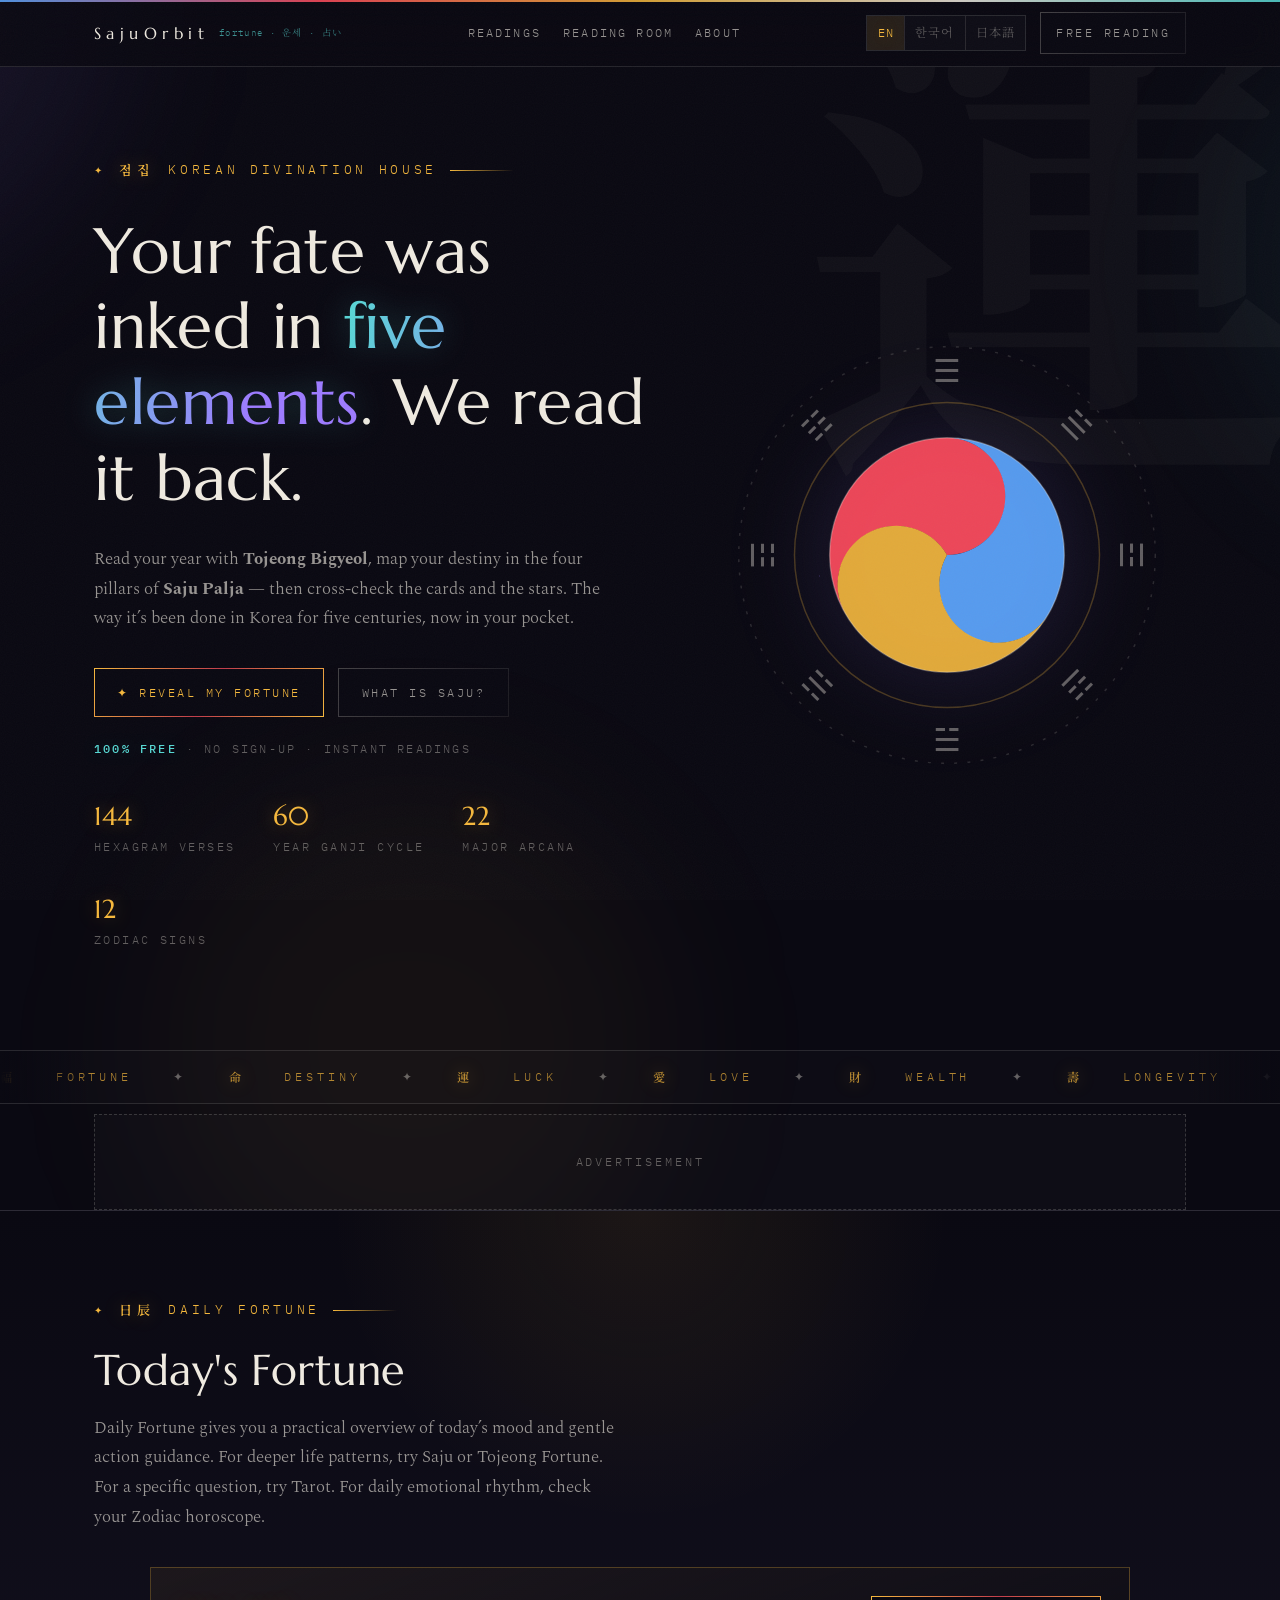
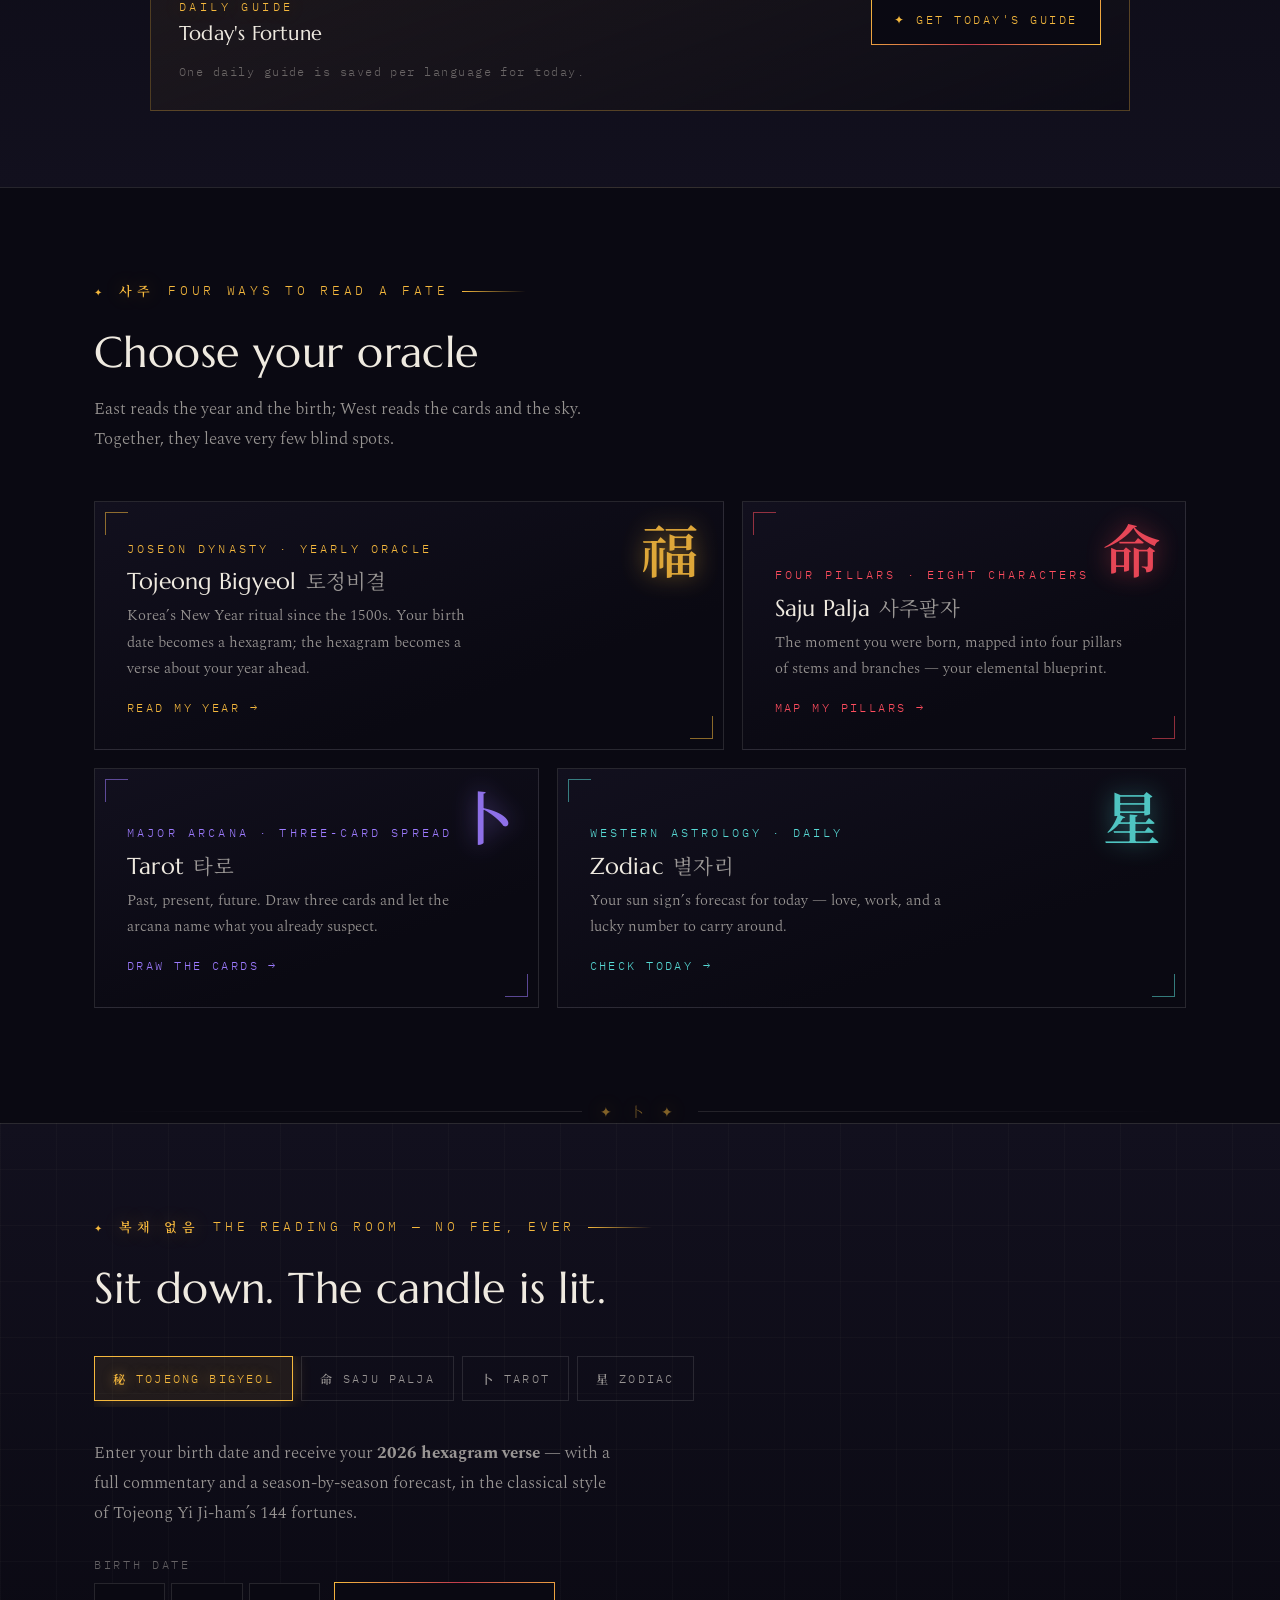
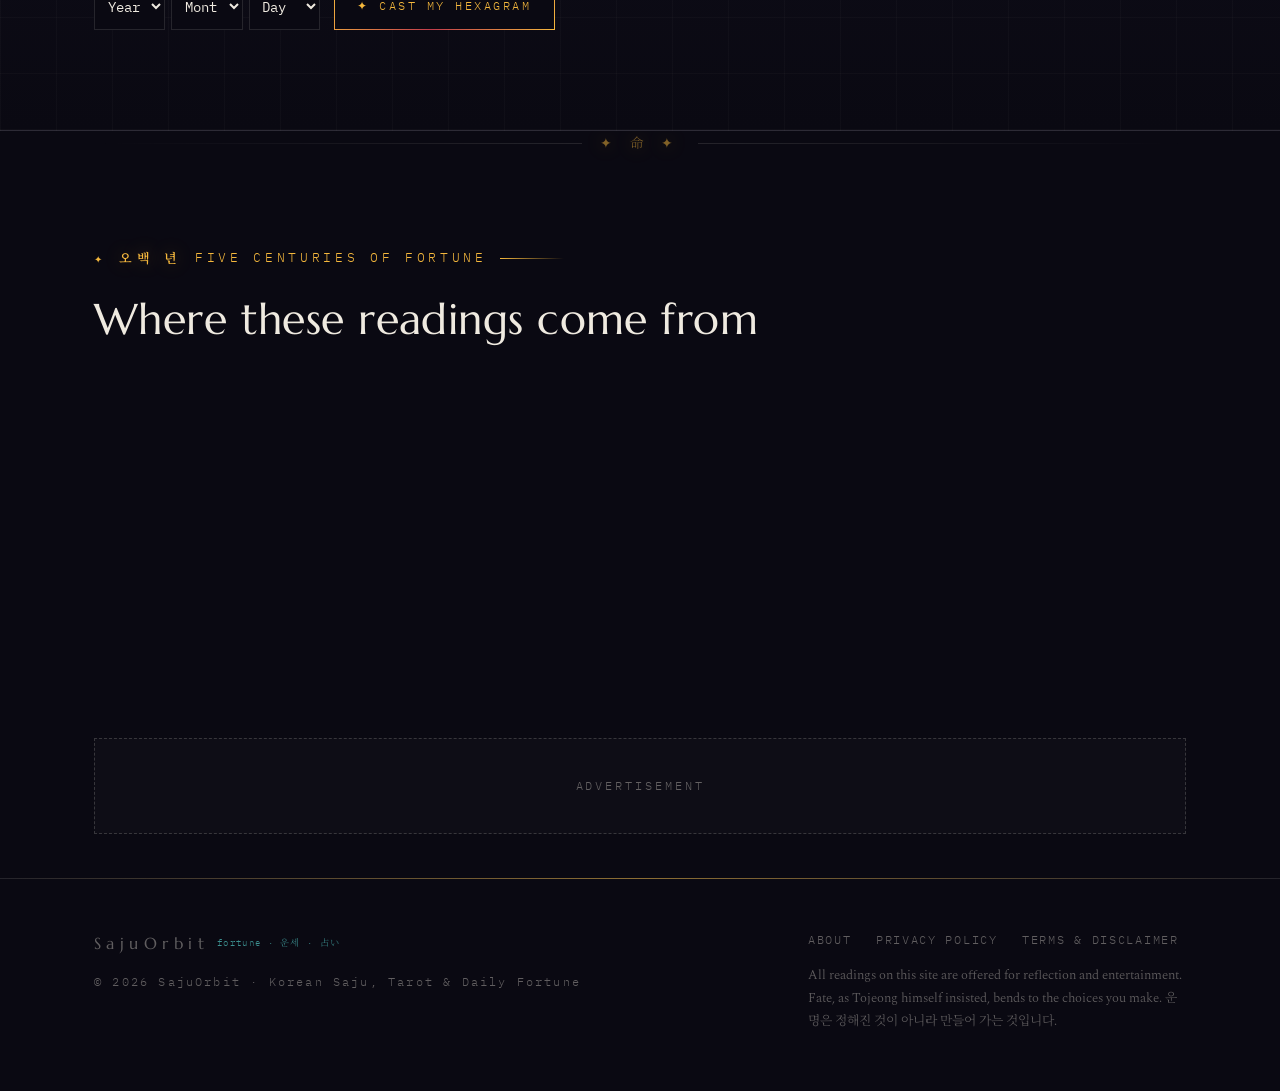
<file: index.html>
﻿<!DOCTYPE html>
<html lang="en">
<head>
<meta charset="UTF-8">
<meta name="viewport" content="width=device-width, initial-scale=1.0">
<meta name="naver-site-verification" content="0b3516c56f735d340331b41715368c954b0e0716">
<title>SajuOrbit | Free Korean Saju, Tarot &amp; Daily Fortune</title>
<meta name="description" content="Discover Korean Saju, Tojeong Fortune, Tarot readings, and Zodiac horoscopes in English, Korean, and Japanese.">
<link rel="canonical" href="https://sajuorbit.com/">
<!-- Future hreflang alternates for dedicated language URLs:
<link rel="alternate" hreflang="en" href="https://sajuorbit.com/en/">
<link rel="alternate" hreflang="ko" href="https://sajuorbit.com/ko/">
<link rel="alternate" hreflang="ja" href="https://sajuorbit.com/ja/">
<link rel="alternate" hreflang="x-default" href="https://sajuorbit.com/">
-->
<!-- Google tag (gtag.js) -->
<script async src="https://www.googletagmanager.com/gtag/js?id=G-V5Z2X4LXZ4"></script>
<script>
  window.dataLayer = window.dataLayer || [];
  function gtag(){dataLayer.push(arguments);}
  gtag('js', new Date());
  gtag('config', 'G-V5Z2X4LXZ4');
</script>
<meta property="og:type" content="website">
<meta property="og:url" content="https://sajuorbit.com/">
<meta property="og:title" content="SajuOrbit | Free Korean Saju, Tarot &amp; Daily Fortune">
<meta property="og:description" content="Discover Korean Saju, Tojeong Fortune, Tarot readings, and Zodiac horoscopes in English, Korean, and Japanese.">
<meta property="og:image" content="https://sajuorbit.com/img/og-home-20260701.png">
<meta name="twitter:card" content="summary_large_image">
<meta name="twitter:title" content="SajuOrbit | Free Korean Saju, Tarot &amp; Daily Fortune">
<meta name="twitter:description" content="Discover Korean Saju, Tojeong Fortune, Tarot readings, and Zodiac horoscopes in English, Korean, and Japanese.">
<meta name="twitter:image" content="https://sajuorbit.com/img/og-home-20260701.png">
<link rel="icon" type="image/png" sizes="32x32" href="/assets/favicon-32.png">
<link rel="icon" type="image/png" sizes="192x192" href="/assets/favicon-192.png">
<link rel="apple-touch-icon" href="/assets/favicon-192.png">
<link rel="manifest" href="/manifest.json">
<script type="application/ld+json">
{
  "@context": "https://schema.org",
  "@graph": [
    {
      "@type": "Organization",
      "@id": "https://sajuorbit.com/#organization",
      "name": "SajuOrbit",
      "alternateName": "Saju Orbit",
      "url": "https://sajuorbit.com",
      "logo": "https://sajuorbit.com/assets/favicon-512.png",
      "sameAs": []
    },
    {
      "@type": "WebSite",
      "@id": "https://sajuorbit.com/#website",
      "url": "https://sajuorbit.com",
      "name": "SajuOrbit",
      "alternateName": "Saju Orbit Korean Fortune House",
      "description": "Discover Korean Saju, Tojeong Fortune, Tarot readings, and Zodiac horoscopes in English, Korean, and Japanese.",
      "inLanguage": [
        "en",
        "ko",
        "ja"
      ],
      "publisher": {
        "@id": "https://sajuorbit.com/#organization"
      }
    }
  ]
}
</script>
<link rel="preconnect" href="https://fonts.googleapis.com">
<link rel="preconnect" href="https://fonts.gstatic.com" crossorigin>
<link href="https://fonts.googleapis.com/css2?family=Marcellus&family=Spectral:ital,wght@0,300;0,400;0,500;1,300&family=Noto+Serif+KR:wght@400;600&family=Noto+Serif+JP:wght@400;600&family=IBM+Plex+Mono:wght@400;500&display=swap" rel="stylesheet">
<link rel="stylesheet" href="css/style.css?v=20260630-daily">
</head>
<body>
<noscript><style>body{font-family:sans-serif;padding:2rem;text-align:center}</style><p>SajuOrbit requires JavaScript. Please enable it in your browser settings. / JavaScript를 활성화해 주세요. / JavaScriptを有効にしてください。</p></noscript>
<div class="obang" aria-hidden="true"></div>
<div class="aurora" aria-hidden="true"><i></i><i></i><i></i></div>
<div class="grain" aria-hidden="true"></div>

<header>
  <div class="wrap nav">
    <a class="brand" href="#top" aria-label="SajuOrbit home"><span class="latin">SajuOrbit</span><span class="brand-sub">fortune · 운세 · 占い</span></a>
    <nav class="nav-links" aria-label="Main">
      <a href="#readings" data-i18n="nav.readings">Readings</a>
      <a href="#room" data-i18n="nav.room">Reading Room</a>
      <a href="#about" data-i18n="nav.about">About</a>
    </nav>
    <div class="nav-right">
      <div class="langs" role="group" aria-label="Language">
        <button data-lang="en">EN</button>
        <button data-lang="ko">한국어</button>
        <button data-lang="ja">日本語</button>
      </div>
      <a class="btn ghost hdr-cta" href="#daily" style="padding:.7em 1.2em" data-i18n="nav.cta">Free reading</a>
    </div>
  </div>
</header>

<!-- ===== HERO ===== -->
<section class="hero" id="top">
  <span class="wm" aria-hidden="true">運</span>
  <div class="wrap">
    <div class="reveal in">
      <p class="eyebrow"><span class="kr" data-i18n="hero.eyebrowKr">점집</span><span data-i18n="hero.eyebrow">Korean divination house</span></p>
      <h1 data-i18n="hero.title">Your fate was inked in <em>five elements</em>. We read it back.</h1>
      <p class="lede" data-i18n="hero.lede">Read your year with <strong>Tojeong Bigyeol</strong>, map your destiny in the four pillars of <strong>Saju Palja</strong> — then cross-check the cards and the stars. The way it's been done in Korea for five centuries, now in your pocket.</p>
      <div class="cta-row">
        <a class="btn" href="#daily" data-i18n="hero.cta1">✦ Reveal my fortune</a>
        <a class="btn ghost" href="#about" data-i18n="hero.cta2">What is Saju?</a>
      </div>
      <p class="free-note" data-i18n="hero.free"><b>100% free</b> · no sign-up · instant readings</p>
      <div class="stats" id="stats"></div>
    </div>
    <div class="orb" aria-hidden="true">
      <svg viewBox="0 0 300 300">
        <circle cx="150" cy="150" r="142" fill="none" stroke="rgba(239,234,224,.14)" stroke-width="1" stroke-dasharray="2 7"/>
        <circle cx="150" cy="150" r="104" fill="none" stroke="rgba(245,184,61,.25)" stroke-width="1"/>
        <g class="ring">
          <text x="150" y="32">☰</text><text x="150" y="32" transform="rotate(45 150 150)">☱</text>
          <text x="150" y="32" transform="rotate(90 150 150)">☲</text><text x="150" y="32" transform="rotate(135 150 150)">☳</text>
          <text x="150" y="32" transform="rotate(180 150 150)">☴</text><text x="150" y="32" transform="rotate(225 150 150)">☵</text>
          <text x="150" y="32" transform="rotate(270 150 150)">☶</text><text x="150" y="32" transform="rotate(315 150 150)">☷</text>
        </g>
        <g class="taegeuk">
          <path d="M150,150 A40,40 0 0 0 150,70 A80,80 0 0 0 80.72,190 A40,40 0 0 1 150,150 Z" fill="#ff4d5e" opacity=".92"/>
          <path d="M150,150 A40,40 0 0 0 150,70 A80,80 0 0 0 80.72,190 A40,40 0 0 1 150,150 Z" fill="#5ea8ff" opacity=".92" transform="rotate(120 150 150)"/>
          <path d="M150,150 A40,40 0 0 0 150,70 A80,80 0 0 0 80.72,190 A40,40 0 0 1 150,150 Z" fill="#f5b83d" opacity=".92" transform="rotate(240 150 150)"/>
          <circle cx="150" cy="150" r="80" fill="none" stroke="rgba(239,234,224,.3)" stroke-width="1"/>
        </g>
      </svg>
    </div>
  </div>
</section>

<!-- ===== TICKER ===== -->
<div class="ticker" aria-hidden="true">
  <div class="ticker-track" id="ticker"></div>
</div>

<!-- AdSense slot: replace with <ins class="adsbygoogle"> responsive unit -->
<div class="adslot"><div class="inner" data-i18n="ad"></div></div>

<!-- ===== DAILY FORTUNE ===== -->
<section class="daily-section" id="daily">
  <div class="wrap">
    <div class="reveal">
      <p class="eyebrow"><span class="kr">日辰</span><span data-i18n="tabs.daily">Daily Fortune</span></p>
      <h2 data-i18n="daily.title">Today's Fortune</h2>
      <p class="lede" data-i18n="daily.lede">Daily Fortune gives you a practical overview of today's mood and gentle action guidance.</p>
    </div>
    <div class="daily-card">
      <div class="daily-head">
        <div>
          <p class="subh" data-i18n="daily.kicker">Daily Guide</p>
          <h3 data-i18n="daily.title">Today's Fortune</h3>
        </div>
        <button class="btn" id="daily-go" data-i18n="daily.btn">✦ Get today's guide</button>
      </div>
      <p class="note" id="daily-status" data-i18n="daily.statusReady">One daily guide is saved per language for today.</p>
      <div class="daily-result hide" id="daily-out">
        <p class="result-summary hide" id="daily-summary"></p>
        <h3 id="daily-headline"></h3>
        <div class="daily-grid">
          <section><b data-i18n="daily.labels.overall">Overall flow</b><p id="daily-overall"></p></section>
          <section><b data-i18n="daily.labels.relationship">Relationships & emotions</b><p id="daily-relationship"></p></section>
          <section><b data-i18n="daily.labels.workMoney">Work, study & choices</b><p id="daily-workMoney"></p></section>
          <section><b data-i18n="daily.labels.condition">Condition & rhythm</b><p id="daily-condition"></p></section>
          <section><b data-i18n="daily.labels.caution">What to watch</b><p id="daily-caution"></p></section>
          <section><b data-i18n="daily.labels.action">Try this today</b><p id="daily-action"></p></section>
        </div>
        <div class="daily-luck">
          <div><span data-i18n="daily.labels.keyword">Keyword</span><b id="daily-keyword"></b></div>
          <div><span data-i18n="daily.labels.moodColor">Mood color</span><b id="daily-moodColor"></b></div>
          <div><span data-i18n="daily.labels.rhythmNumber">Rhythm number</span><b id="daily-rhythmNumber"></b></div>
        </div>
        <div class="daily-related">
          <h4 data-i18n="daily.labels.deeper">If you want to look deeper</h4>
          <button type="button" data-open="saju" data-i18n="daily.related.saju">Read your Saju pattern</button>
          <button type="button" data-open="tojeong" data-i18n="daily.related.tojeong">Read the year's Tojeong flow</button>
          <button type="button" data-open="zodiac" data-i18n="daily.related.zodiac">Check emotional rhythm by Zodiac</button>
          <button type="button" data-open="tarot" data-i18n="daily.related.tarot">Ask Tarot about the present question</button>
        </div>
      </div>
    </div>
  </div>
</section>

<!-- ===== FOUR READINGS ===== -->
<section id="readings">
  <div class="wrap">
    <div class="reveal">
      <p class="eyebrow"><span class="kr" data-i18n="sec.eyebrowKr">사주</span><span data-i18n="sec.eyebrow">Four ways to read a fate</span></p>
      <h2 data-i18n="sec.title">Choose your oracle</h2>
      <p class="lede" data-i18n="sec.lede">East reads the year and the birth; West reads the cards and the sky. Together, they leave very few blind spots.</p>
    </div>
    <div class="cards">
      <a class="card c-gold reveal" href="#room" data-open="tojeong">
        <span class="shine"></span><span class="glyph">福</span>
        <p class="tag" data-i18n="cards.tj.tag">Joseon dynasty · yearly oracle</p>
        <h3><span data-i18n="cards.tj.title">Tojeong Bigyeol</span><span class="kr" data-i18n="cards.tj.sub">토정비결</span></h3>
        <p class="desc" data-i18n="cards.tj.desc">Korea's New Year ritual since the 1500s. Your birth date becomes a hexagram; the hexagram becomes a verse about your year ahead.</p>
        <span class="go" data-i18n="cards.tj.go">Read my year →</span>
      </a>
      <a class="card c-red reveal" href="#room" data-open="saju">
        <span class="shine"></span><span class="glyph">命</span>
        <p class="tag" data-i18n="cards.saju.tag">Four pillars · eight characters</p>
        <h3><span data-i18n="cards.saju.title">Saju Palja</span><span class="kr" data-i18n="cards.saju.sub">사주팔자</span></h3>
        <p class="desc" data-i18n="cards.saju.desc">The moment you were born, mapped into four pillars of stems and branches — your elemental blueprint.</p>
        <span class="go" data-i18n="cards.saju.go">Map my pillars →</span>
      </a>
      <a class="card c-violet reveal" href="#room" data-open="tarot">
        <span class="shine"></span><span class="glyph">卜</span>
        <p class="tag" data-i18n="cards.tarot.tag">Major arcana · three-card spread</p>
        <h3><span data-i18n="cards.tarot.title">Tarot</span><span class="kr" data-i18n="cards.tarot.sub">타로</span></h3>
        <p class="desc" data-i18n="cards.tarot.desc">Past, present, future. Draw three cards and let the arcana name what you already suspect.</p>
        <span class="go" data-i18n="cards.tarot.go">Draw the cards →</span>
      </a>
      <a class="card c-cyan reveal" href="#room" data-open="zodiac">
        <span class="shine"></span><span class="glyph">星</span>
        <p class="tag" data-i18n="cards.zodiac.tag">Western astrology · daily</p>
        <h3><span data-i18n="cards.zodiac.title">Zodiac</span><span class="kr" data-i18n="cards.zodiac.sub">별자리</span></h3>
        <p class="desc" data-i18n="cards.zodiac.desc">Your sun sign's forecast for today — love, work, and a lucky number to carry around.</p>
        <span class="go" data-i18n="cards.zodiac.go">Check today →</span>
      </a>
    </div>
  </div>
</section>

<div class="divider" aria-hidden="true"><span>✦ 卜 ✦</span></div>

<!-- ===== READING ROOM ===== -->
<section class="room" id="room">
  <div class="wrap">
    <div class="reveal">
      <p class="eyebrow"><span class="kr" data-i18n="room.eyebrowKr">복채 없음</span><span data-i18n="room.eyebrow">The reading room — no fee, ever</span></p>
      <h2 data-i18n="room.title">Sit down. The candle is lit.</h2>
    </div>

    <div class="tabs" role="tablist">
      <button class="tab active" data-t="tojeong" role="tab"><span class="kr">秘</span><span data-i18n="tabs.tj">Tojeong Bigyeol</span></button>
      <button class="tab" data-t="saju" role="tab"><span class="kr">命</span><span data-i18n="tabs.saju">Saju Palja</span></button>
      <button class="tab" data-t="tarot" role="tab"><span class="kr">卜</span><span data-i18n="tabs.tarot">Tarot</span></button>
      <button class="tab" data-t="zodiac" role="tab"><span class="kr">星</span><span data-i18n="tabs.zodiac">Zodiac</span></button>
    </div>

    <!-- TOJEONG -->
    <div class="panel show" id="p-tojeong">
      <p class="lede" data-i18n="tj.lede">Enter your birth date and receive your <strong>2026 hexagram verse</strong> — with a full commentary and a season-by-season forecast, in the classical style of Tojeong Yi Ji-ham's 144 fortunes.</p>
      <div class="formrow">
        <div class="field"><label data-i18n="tj.dateLabel">Birth date</label><div class="date-selects"><select id="tj-year" aria-label="Year"></select><select id="tj-month" aria-label="Month"></select><select id="tj-day" aria-label="Day"></select></div></div>
        <button class="btn" id="tj-go" data-i18n="tj.btn">✦ Cast my hexagram</button>
      </div>
      <div id="tj-out" class="hide">
        <div class="lunarnote" id="tj-lunar"></div>
        <p class="result-summary hide" id="tj-summary"></p>
        <div class="bujeok">
          <div class="seal">秘</div>
          <p class="gua" id="tj-gua"></p>
          <div class="verse" id="tj-verse"></div>
          <div class="ornline" aria-hidden="true"><span>❖</span></div>
          <p class="cmh" id="tj-cmh"></p>
          <div class="cm" id="tj-cm"></div>
          <div class="meters">
            <div class="meter"><label data-i18n="tj.mw"></label><div class="bar"><i id="m-wealth"></i></div><b id="t-wealth"></b></div>
            <div class="meter"><label data-i18n="tj.ml"></label><div class="bar"><i id="m-love"></i></div><b id="t-love"></b></div>
            <div class="meter"><label data-i18n="tj.mh"></label><div class="bar"><i id="m-health"></i></div><b id="t-health"></b></div>
          </div>
        </div>
        <p class="subh" id="tj-seasonh" style="text-align:center;margin-top:38px"></p>
        <div class="seasons" id="tj-seasons"></div>
        <p class="note" style="text-align:center" data-i18n="tj.note"></p>
      </div>
    </div>

    <!-- SAJU -->
    <div class="panel" id="p-saju">
      <p class="lede" data-i18n="saju.lede">Your birth moment becomes <strong>four pillars, eight characters</strong>. The day stem is <em>you</em>; the elements around it are your weather.</p>
      <div class="formrow">
        <div class="field"><label data-i18n="saju.dateLabel">Birth date</label><div class="date-selects"><select id="sj-year" aria-label="Year"></select><select id="sj-month" aria-label="Month"></select><select id="sj-day" aria-label="Day"></select></div></div>
        <div class="field"><label for="sj-hour" data-i18n="saju.hourLabel">Birth hour</label><select id="sj-hour"></select></div>
        <button class="btn red" id="sj-go" data-i18n="saju.btn">✦ Build my pillars</button>
      </div>
      <div id="sj-out" class="hide">
        <div class="lunarnote" id="sj-lunar"></div>
        <div class="pillars" id="sj-pillars"></div>
        <div class="elcount" id="sj-elcount"></div>
        <p class="result-summary hide" id="sj-summary"></p>
        <div class="saju-choice hide" id="sj-choice"></div>
        <div class="saju-read b-vio hide" id="sj-sj"><p class="dm" id="sj-sjh"></p><p class="body" id="sj-sjtext"></p></div>
        <div class="saju-read b-gold hide" id="sj-yr"><p class="dm" id="sj-yrh"></p><p class="body" id="sj-yrtext"></p></div>
        <div class="saju-read b-cyan hide" id="sj-mo"><p class="dm" id="sj-moh"></p><p class="body" id="sj-motext"></p></div>
        <div class="saju-read hide" id="sj-day-read"><p class="dm" id="sj-dayh"></p><p class="body" id="sj-daytext"></p></div>
        <div class="saju-read hide" id="sj-master"><p class="dm" id="sj-dm"></p><p class="body" id="sj-dmtext"></p></div>
        <div class="saju-read b-gold hide" id="sj-el"><p class="dm" id="sj-elh"></p><p class="body" id="sj-text"></p></div>
        <div class="saju-read b-cyan hide" id="sj-yinyang"><p class="dm" id="sj-yyh"></p><p class="body" id="sj-yy"></p></div>
        <p class="note" data-i18n="saju.note"></p>
      </div>
    </div>

    <!-- TAROT -->
    <div class="panel" id="p-tarot">
      <p class="lede" data-i18n="tarot.lede">Three cards from the major arcana: <strong>past, present, future</strong>. Tap each card to turn it over.</p>
      <div class="tarot-row" id="tarot-row"></div>
      <p class="tarot-hint" data-i18n="tarot.hint">Tap a card to reveal it</p>
      <div class="treading-btn-row">
        <button class="btn vio" id="tarot-again" data-i18n="tarot.again">↺ Shuffle &amp; draw again</button>
        <button class="btn-interpret" id="tarot-interpret" data-i18n="tarot.interpret">✦ 카드 해석</button>
      </div>
      <div class="treading-panel hide" id="tarot-reading-panel"></div>
    </div>

    <!-- ZODIAC -->
    <div class="panel" id="p-zodiac">
      <p class="lede" data-i18n="zodiac.lede">Pick your sign below, or enter your birth month &amp; day to find it automatically.</p>
      <div class="zodiac-finder">
        <span class="subh" data-i18n="zodiac.finderLabel">Find my sign</span>
        <div class="date-selects" style="max-width:260px"><select id="z-month"></select><select id="z-day"></select></div>
      </div>
      <div class="zgrid" id="zgrid"></div>
      <div class="zresult hide" id="zout">
        <h3><span id="z-sym"></span><span id="z-name"></span></h3>
        <p class="date" id="z-date"></p>
        <p class="result-summary hide" id="z-summary"></p>
        <p class="zh" data-i18n="zodiac.hGen"></p>
        <p class="zt" id="z-general"></p>
        <p class="zh" data-i18n="zodiac.hLove"></p>
        <p class="zt" id="z-love"></p>
        <p class="zh" data-i18n="zodiac.hWork"></p>
        <p class="zt" id="z-work"></p>
        <p class="zwhisper" id="z-whisper"></p>
        <div class="zlucky">
          <div><span data-i18n="zodiac.l1"></span><b id="z-num"></b></div>
          <div><span data-i18n="zodiac.l2"></span><b id="z-col"></b></div>
          <div><span data-i18n="zodiac.l3"></span><b id="z-hour"></b></div>
        </div>
      </div>
    </div>
  </div>
</section>

<div class="divider" aria-hidden="true"><span>✦ 命 ✦</span></div>

<!-- ===== ABOUT ===== -->
<section id="about">
  <div class="wrap">
    <div class="reveal">
      <p class="eyebrow"><span class="kr" data-i18n="about.eyebrowKr">오백 년</span><span data-i18n="about.eyebrow">Five centuries of fortune</span></p>
      <h2 data-i18n="about.title">Where these readings come from</h2>
    </div>
    <div class="about-grid">
      <div class="reveal">
        <h3><span data-i18n="about.tjh">Tojeong Bigyeol</span><span class="kr" data-i18n="about.tjsub">토정비결</span></h3>
        <p data-i18n="about.tjp">Attributed to <strong>Tojeong Yi Ji-ham</strong>, a 16th-century Joseon scholar famous for living in a mud hut by choice, Tojeong Bigyeol turns a lunar birth date into one of 144 hexagram verses. To this day, millions of Koreans consult it in the first days of the Lunar New Year — a ritual somewhere between prophecy and poetry. Because the tradition runs on the lunar calendar, we quietly convert the solar date you enter into its lunar equivalent before casting your reading.</p>
      </div>
      <div class="reveal">
        <h3><span data-i18n="about.sjh">Saju Palja</span><span class="kr" data-i18n="about.sjsub">사주팔자</span></h3>
        <p data-i18n="about.sjp">"Four pillars, eight characters." The year, month, day and hour of your birth are each written as a heavenly stem and an earthly branch, producing eight characters that map your balance of the five elements. In Korea, a Saju reading still precedes weddings, job changes and baby names.</p>
        <div class="fiveel" aria-label="The five elements">
          <span class="el-wood">木</span><span class="el-fire">火</span><span class="el-earth">土</span><span class="el-metal">金</span><span class="el-water">水</span>
        </div>
      </div>
    </div>
  </div>
</section>

<!-- AdSense slot: replace with <ins class="adsbygoogle"> responsive unit -->
<div class="adslot" style="margin-bottom:44px"><div class="inner" data-i18n="ad"></div></div>

<footer>
  <div class="wrap">
    <div>
      <a class="brand" href="#top"><span class="latin">SajuOrbit</span><span class="brand-sub">fortune · 운세 · 占い</span></a>
      <p style="margin-top:14px;font-family:var(--mono);font-size:.76rem;letter-spacing:.18em">© 2026 SajuOrbit · Korean Saju, Tarot &amp; Daily Fortune</p>
    </div>
    <div>
      <div class="footer-links">
        <a href="about.html" data-i18n="footer.about">About</a>
        <a href="privacy-policy.html" data-i18n="footer.privacy">Privacy Policy</a>
        <a href="terms-disclaimer.html" data-i18n="footer.terms">Terms & Disclaimer</a>
      </div>
      <p class="disclaimer" data-i18n="footer.disc"></p>
    </div>
  </div>
</footer>

<script src="js/i18n.js?v=20260630-daily"></script>
<script src="js/i18n/en.js?v=20260630-daily"></script>
<script src="js/i18n/ko.js?v=20260630-daily"></script>
<script src="js/i18n/ja.js?v=20260630-daily"></script>
<script src="js/app.js?v=20260630-daily"></script>
</body>
</html>
</file>
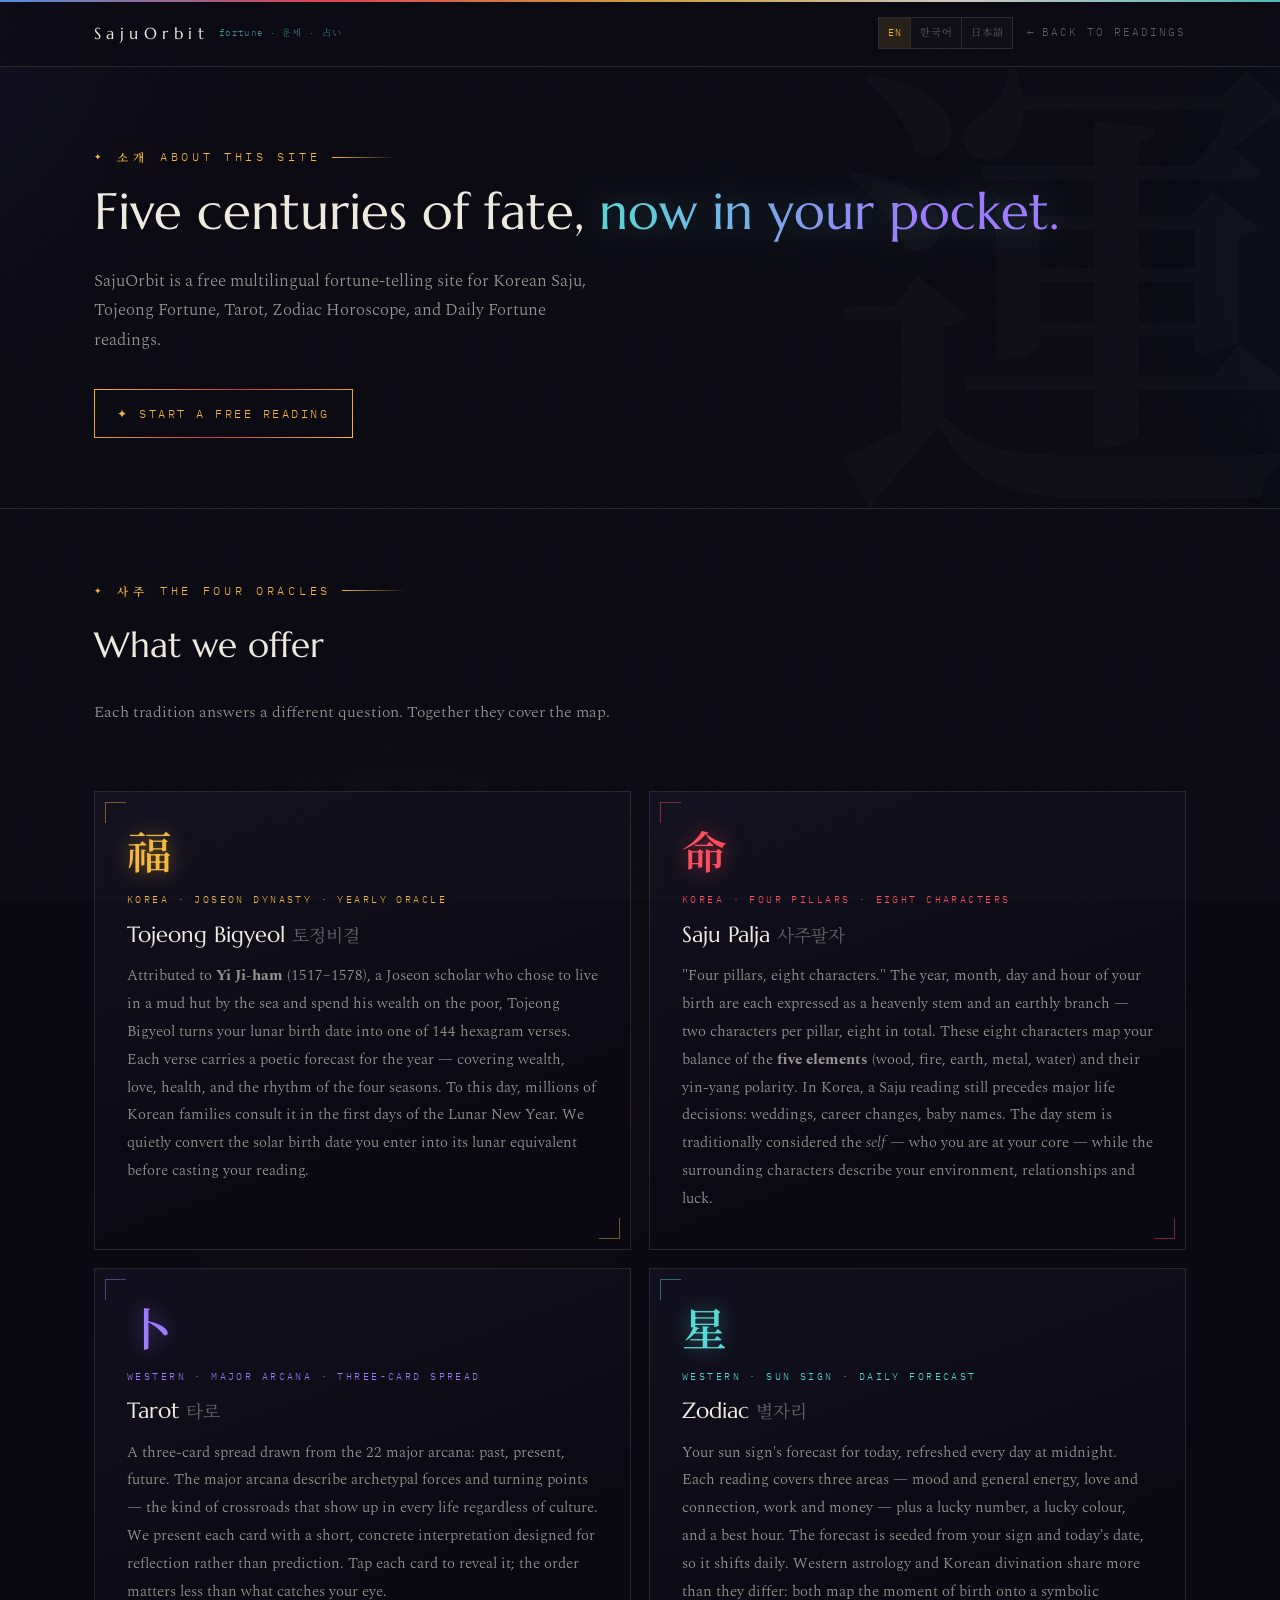
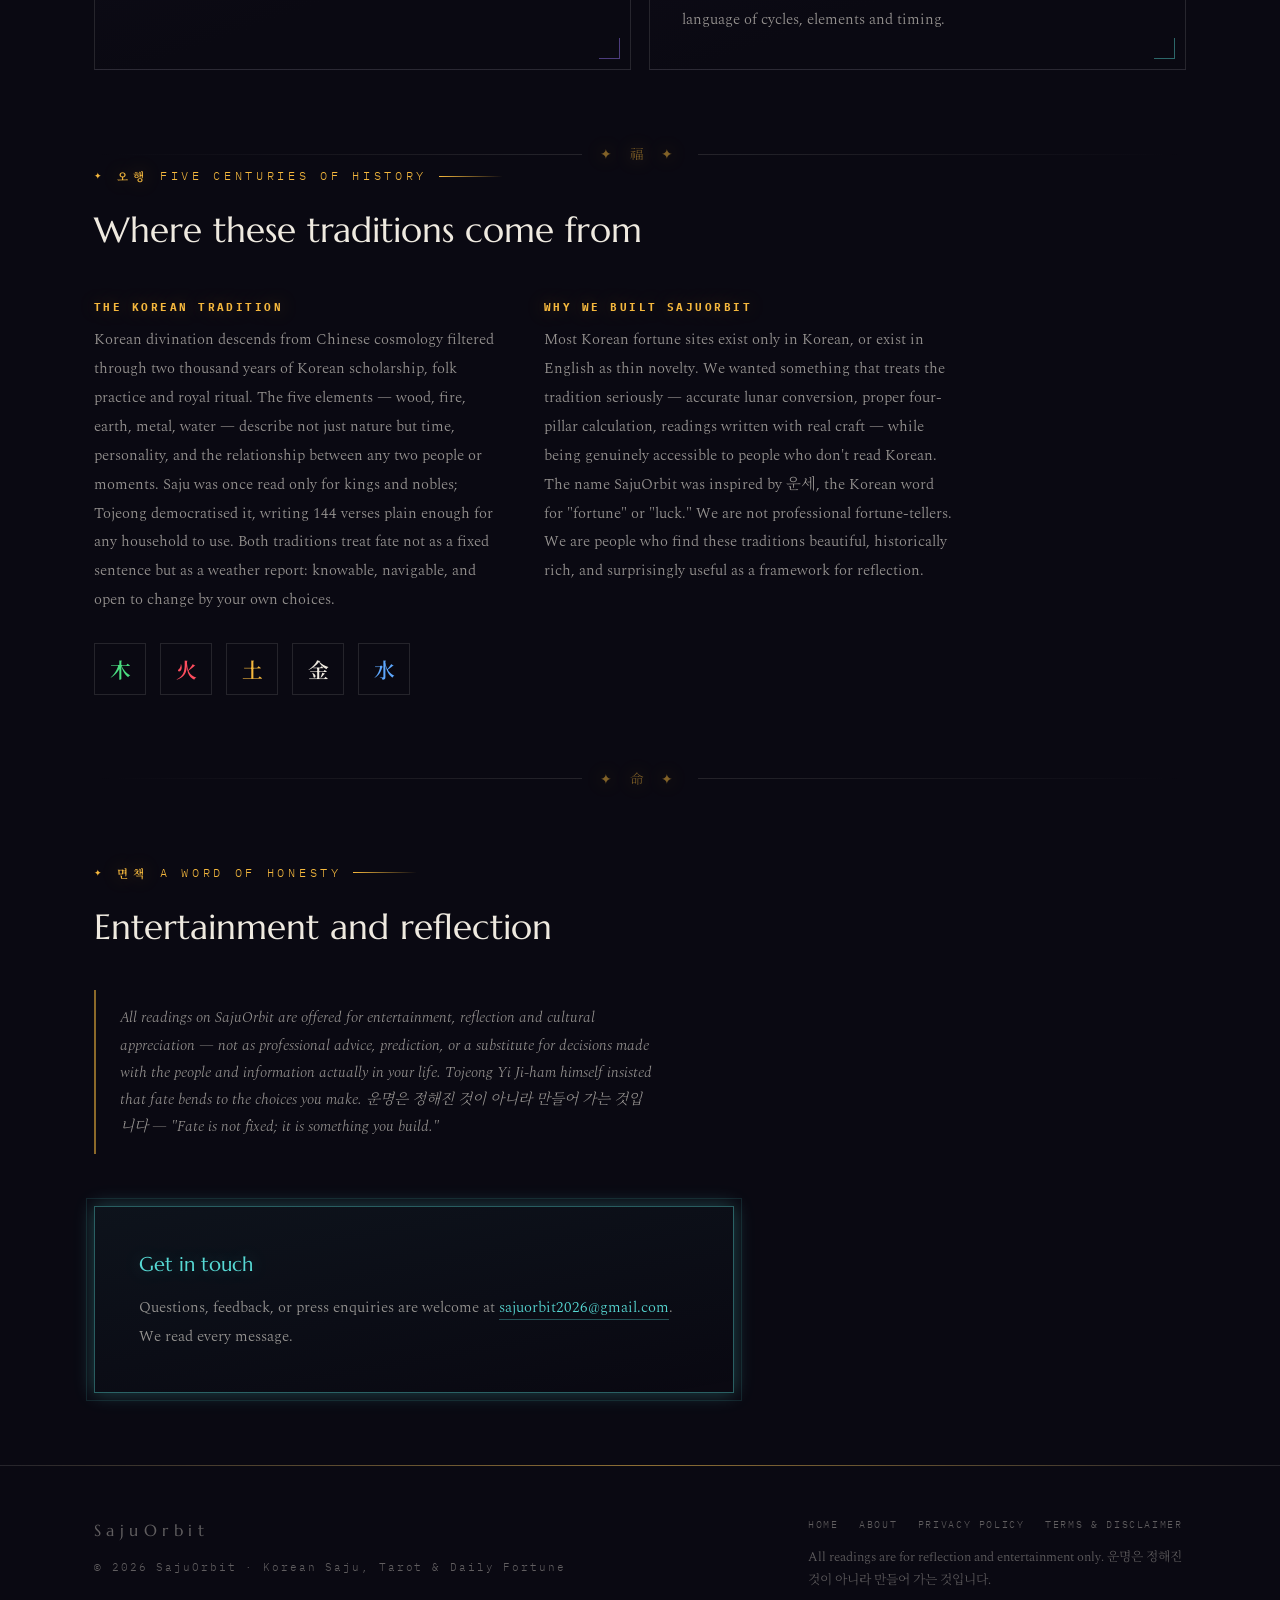
<file: about.html>
﻿<!DOCTYPE html>
<html lang="en">
<head>
<meta charset="UTF-8">
<meta name="viewport" content="width=device-width, initial-scale=1.0">
<title>About SajuOrbit | Korean Saju, Tojeong, Tarot &amp; Zodiac</title>
<meta name="description" content="Learn about SajuOrbit, a free Korean fortune reading site for Saju Palja, Tojeong Fortune, Tarot, and Zodiac horoscopes in English, Korean, and Japanese.">
<link rel="canonical" href="https://sajuorbit.com/about.html">
<!-- Future hreflang alternates for dedicated language URLs:
<link rel="alternate" hreflang="en" href="https://sajuorbit.com/en/">
<link rel="alternate" hreflang="ko" href="https://sajuorbit.com/ko/">
<link rel="alternate" hreflang="ja" href="https://sajuorbit.com/ja/">
<link rel="alternate" hreflang="x-default" href="https://sajuorbit.com/">
-->
<!-- Google Analytics 4 tracking code goes here -->
<meta property="og:type" content="website">
<meta property="og:url" content="https://sajuorbit.com/about.html">
<meta property="og:title" content="About SajuOrbit | Korean Saju, Tojeong, Tarot &amp; Zodiac">
<meta property="og:description" content="Learn about SajuOrbit, a free Korean fortune reading site for Saju Palja, Tojeong Fortune, Tarot, and Zodiac horoscopes in English, Korean, and Japanese.">
<meta property="og:image" content="https://sajuorbit.com/img/og-home-20260701.png">
<meta name="twitter:card" content="summary_large_image">
<meta name="twitter:title" content="About SajuOrbit | Korean Saju, Tojeong, Tarot &amp; Zodiac">
<meta name="twitter:description" content="Learn about SajuOrbit, a free Korean fortune reading site for Saju Palja, Tojeong Fortune, Tarot, and Zodiac horoscopes in English, Korean, and Japanese.">
<meta name="twitter:image" content="https://sajuorbit.com/img/og-home-20260701.png">
<link rel="icon" type="image/png" sizes="32x32" href="/assets/favicon-32.png">
<link rel="icon" type="image/png" sizes="192x192" href="/assets/favicon-192.png">
<link rel="apple-touch-icon" href="/assets/favicon-192.png">
<link rel="manifest" href="/manifest.json">
<script type="application/ld+json">
{
  "@context": "https://schema.org",
  "@graph": [
    {
      "@type": "Organization",
      "@id": "https://sajuorbit.com/#organization",
      "name": "SajuOrbit",
      "alternateName": "Saju Orbit",
      "url": "https://sajuorbit.com",
      "logo": "https://sajuorbit.com/assets/favicon-512.png",
      "sameAs": []
    },
    {
      "@type": "WebSite",
      "@id": "https://sajuorbit.com/#website",
      "url": "https://sajuorbit.com",
      "name": "SajuOrbit",
      "alternateName": "Saju Orbit Korean Fortune House",
      "description": "Discover Korean Saju, Tojeong Fortune, Tarot readings, and Zodiac horoscopes in English, Korean, and Japanese.",
      "inLanguage": [
        "en",
        "ko",
        "ja"
      ],
      "publisher": {
        "@id": "https://sajuorbit.com/#organization"
      }
    }
  ]
}
</script>
<link rel="preconnect" href="https://fonts.googleapis.com">
<link rel="preconnect" href="https://fonts.gstatic.com" crossorigin>
<link href="https://fonts.googleapis.com/css2?family=Marcellus&family=Spectral:ital,wght@0,300;0,400;0,500;1,300&family=Noto+Serif+KR:wght@400;600&family=Noto+Serif+JP:wght@400;600&family=IBM+Plex+Mono:wght@400;500&display=swap" rel="stylesheet">
<style>
:root{
  --ink:#0a0912; --ink-2:#12101e; --ink-3:#1a1730;
  --paper:#efeae0; --paper-dim:rgba(239,234,224,.62); --paper-faint:rgba(239,234,224,.38);
  --line:rgba(239,234,224,.12);
  --cheong:#57d9d4; --jeok:#ff4d5e; --hwang:#f5b83d; --violet:#9d7bff;
  --water:#5ea8ff; --wood:#4ade80;
  --glow-gold:0 0 18px rgba(245,184,61,.35);
  --glow-red:0 0 18px rgba(255,77,94,.35);
  --glow-cyan:0 0 18px rgba(87,217,212,.30);
  --glow-violet:0 0 18px rgba(157,123,255,.33);
  --display:'Marcellus','Noto Serif KR','Noto Serif JP',serif;
  --body:'Spectral','Noto Serif KR','Noto Serif JP',serif;
  --kr:'Noto Serif KR','Noto Serif JP',serif;
  --mono:'IBM Plex Mono','Noto Serif KR','Noto Serif JP',monospace;
}
html[lang="ja"]{--body:'Spectral','Noto Serif JP',serif;--kr:'Noto Serif JP',serif}
*{margin:0;padding:0;box-sizing:border-box}
html{scroll-behavior:smooth}
body{background:var(--ink);color:var(--paper);font-family:var(--body);font-weight:300;line-height:1.75;font-size:17px;overflow-x:hidden}
::selection{background:var(--hwang);color:var(--ink)}
img,svg{display:block;max-width:100%}
a{color:inherit;text-decoration:none}
button{font:inherit;color:inherit;background:none;border:none;cursor:pointer}
:focus-visible{outline:2px solid var(--hwang);outline-offset:3px;border-radius:2px}
::-webkit-scrollbar{width:10px}
::-webkit-scrollbar-track{background:var(--ink)}
::-webkit-scrollbar-thumb{background:#2a2542;border-radius:5px;border:2px solid var(--ink)}
.wrap{max-width:1140px;margin:0 auto;padding:0 24px}

body::before{content:"";position:fixed;inset:0;z-index:-3;background:
  radial-gradient(1px 1px at 12% 18%,rgba(239,234,224,.55),transparent 50%),
  radial-gradient(1px 1px at 78% 9%,rgba(239,234,224,.4),transparent 50%),
  radial-gradient(1.6px 1.6px at 64% 64%,rgba(157,123,255,.55),transparent 50%),
  radial-gradient(1px 1px at 31% 82%,rgba(87,217,212,.5),transparent 50%),
  radial-gradient(1px 1px at 89% 47%,rgba(239,234,224,.4),transparent 50%)}
.aurora{position:fixed;inset:-25%;z-index:-2;filter:blur(90px);opacity:.45;pointer-events:none}
.aurora i{position:absolute;border-radius:50%}
.aurora i:nth-child(1){width:46vw;height:46vw;left:-8%;top:-6%;background:rgba(157,123,255,.12);animation:fl1 30s ease-in-out infinite alternate}
.aurora i:nth-child(2){width:38vw;height:38vw;right:-6%;top:18%;background:rgba(87,217,212,.08);animation:fl2 36s ease-in-out infinite alternate}
.aurora i:nth-child(3){width:42vw;height:42vw;left:24%;bottom:-14%;background:rgba(245,184,61,.06);animation:fl3 42s ease-in-out infinite alternate}
@keyframes fl1{to{transform:translate(10vw,8vh) scale(1.15)}}
@keyframes fl2{to{transform:translate(-8vw,12vh) scale(.9)}}
@keyframes fl3{to{transform:translate(6vw,-9vh) scale(1.1)}}
.grain{position:fixed;inset:0;z-index:70;pointer-events:none;opacity:.05;
  background-image:url('data:image/svg+xml;utf8,<svg xmlns="http://www.w3.org/2000/svg" width="160" height="160"><filter id="n"><feTurbulence type="fractalNoise" baseFrequency="0.9" numOctaves="2"/></filter><rect width="160" height="160" filter="url(%23n)" opacity="0.6"/></svg>')}
.obang{position:fixed;top:0;left:0;right:0;height:2px;z-index:80;
  background:linear-gradient(90deg,var(--water),var(--jeok),var(--hwang),var(--paper),var(--cheong));opacity:.85}
@media(prefers-reduced-motion:reduce){.aurora i{animation:none!important}}

header{position:sticky;top:0;z-index:50;background:rgba(10,9,18,.8);backdrop-filter:blur(16px);-webkit-backdrop-filter:blur(16px);border-bottom:1px solid var(--line)}
.nav{display:flex;align-items:center;justify-content:space-between;height:66px;gap:16px}
.brand{display:flex;align-items:baseline;gap:.6em;flex-shrink:0}
.brand .hanja{font-family:var(--kr);font-weight:600;color:var(--hwang);font-size:1.1rem;text-shadow:var(--glow-gold)}
.brand .latin{font-family:var(--display);letter-spacing:.34em;font-size:1rem}
.brand-sub{font-family:var(--mono);font-size:.58rem;letter-spacing:.14em;color:rgba(87,217,212,.65);align-self:center;white-space:nowrap}
.nav-right{display:flex;align-items:center;gap:14px}
.langs{display:flex;border:1px solid var(--line);background:rgba(239,234,224,.02)}
.langs button{padding:.55em .85em;font-family:var(--mono);font-size:.64rem;letter-spacing:.08em;color:var(--paper-faint);transition:.25s}
.langs button+button{border-left:1px solid var(--line)}
.langs button.on{color:var(--hwang);background:rgba(245,184,61,.1);text-shadow:var(--glow-gold)}
.langs button:hover{color:var(--paper)}
.back-link{font-family:var(--mono);font-size:.7rem;letter-spacing:.18em;text-transform:uppercase;color:var(--paper-faint);transition:.25s;display:flex;align-items:center;gap:.5em}
.back-link:hover{color:var(--cheong)}
.back-link::before{content:"←"}

/* page hero */
.page-hero{padding:80px 0 70px;border-bottom:1px solid var(--line);position:relative;overflow:hidden}
.page-hero .wm{position:absolute;right:-2%;top:-10%;font-family:var(--kr);font-weight:600;font-size:min(40vw,480px);line-height:1;color:rgba(239,234,224,.025);z-index:-1;user-select:none;pointer-events:none}
.eyebrow{font-family:var(--mono);font-size:.72rem;letter-spacing:.32em;text-transform:uppercase;color:var(--hwang);display:flex;align-items:center;gap:1em;margin-bottom:1.2em}
.eyebrow .kr{font-family:var(--kr);letter-spacing:.4em;font-weight:600;text-shadow:var(--glow-gold)}
.eyebrow::before{content:"✦";font-size:.8em;color:var(--hwang)}
.eyebrow::after{content:"";height:1px;width:64px;background:linear-gradient(90deg,var(--hwang),transparent)}
h1{font-family:var(--display);font-weight:400;font-size:clamp(2rem,4.5vw,3.2rem);line-height:1.18;margin-bottom:.5em}
h1 em{font-style:normal;background:linear-gradient(100deg,var(--cheong),var(--violet) 70%);-webkit-background-clip:text;background-clip:text;color:transparent;filter:drop-shadow(0 0 16px rgba(87,217,212,.3))}
.hero-lede{color:var(--paper-dim);max-width:58ch;font-size:1.05rem}
.btn{display:inline-flex;align-items:center;gap:.6em;font-family:var(--mono);font-size:.78rem;letter-spacing:.2em;text-transform:uppercase;
  padding:1em 1.8em;color:var(--hwang);position:relative;overflow:hidden;transition:.3s;
  border:1px solid transparent;
  background:linear-gradient(var(--ink),var(--ink)) padding-box,
             linear-gradient(120deg,var(--hwang),rgba(255,77,94,.75),var(--hwang)) border-box}
.btn::after{content:"";position:absolute;inset:0;background:linear-gradient(105deg,transparent 42%,rgba(255,255,255,.16) 50%,transparent 58%);transform:translateX(-120%);transition:transform .65s ease}
.btn:hover{box-shadow:var(--glow-gold);text-shadow:var(--glow-gold)}
.btn:hover::after{transform:translateX(120%)}
.cta-row{display:flex;gap:14px;flex-wrap:wrap;margin-top:2em}

/* reading cards */
.readings-grid{display:grid;grid-template-columns:repeat(2,1fr);gap:18px;padding:64px 0 72px}
@media(max-width:700px){.readings-grid{grid-template-columns:1fr}}
.rcard{border:1px solid var(--line);padding:36px 32px;background:linear-gradient(160deg,var(--ink-2),var(--ink) 70%);position:relative;overflow:hidden;transition:.3s}
.rcard::before,.rcard::after{content:"";position:absolute;width:20px;height:20px;transition:.35s;border-color:var(--c,var(--hwang));border-style:solid;opacity:.45}
.rcard::before{top:10px;left:10px;border-width:1px 0 0 1px}
.rcard::after{bottom:10px;right:10px;border-width:0 1px 1px 0}
.rcard:hover{border-color:var(--c,var(--hwang));box-shadow:0 0 28px color-mix(in srgb,var(--c,var(--hwang)) 18%,transparent);transform:translateY(-3px)}
.rcard:hover::before,.rcard:hover::after{opacity:1;width:28px;height:28px}
.rcard .glyph{font-family:var(--kr);font-weight:600;font-size:2.8rem;color:var(--c,var(--hwang));line-height:1;margin-bottom:18px;text-shadow:0 0 20px color-mix(in srgb,var(--c,var(--hwang)) 50%,transparent)}
.rcard .tag{font-family:var(--mono);font-size:.63rem;letter-spacing:.24em;text-transform:uppercase;color:var(--c,var(--hwang));margin-bottom:.6em}
.rcard h3{font-family:var(--display);font-size:1.35rem;font-weight:400;margin-bottom:.4em}
.rcard h3 .sub{font-family:var(--kr);color:var(--paper-faint);font-size:.82em;margin-left:.4em}
.rcard p{color:var(--paper-dim);font-size:.94rem;line-height:1.85}
.rcard.c-gold{--c:var(--hwang)}.rcard.c-red{--c:var(--jeok)}.rcard.c-violet{--c:var(--violet)}.rcard.c-cyan{--c:var(--cheong)}

/* divider */
.divider{display:flex;align-items:center;gap:18px;max-width:1140px;margin:0 auto;padding:0 24px}
.divider::before,.divider::after{content:"";flex:1;height:1px;background:linear-gradient(90deg,transparent,var(--line))}
.divider::after{background:linear-gradient(90deg,var(--line),transparent)}
.divider span{font-family:var(--kr);color:rgba(245,184,61,.5);font-size:.85rem;letter-spacing:.5em;text-shadow:var(--glow-gold)}

/* prose sections */
section{padding:72px 0}
section:first-of-type{padding-top:0}
.sec-inner{max-width:860px}
h2{font-family:var(--display);font-weight:400;font-size:clamp(1.6rem,3vw,2.2rem);margin:.3em 0 .6em}
h2 .kr{font-family:var(--kr);color:var(--hwang);font-weight:400;font-size:.78em;margin-left:.5em;text-shadow:var(--glow-gold)}
.lede{color:var(--paper-dim);line-height:1.9;font-size:.98rem;max-width:66ch}
.two-col{display:grid;grid-template-columns:1fr 1fr;gap:40px;margin-top:36px}
@media(max-width:700px){.two-col{grid-template-columns:1fr}}
.two-col p{color:var(--paper-dim);font-size:.96rem;line-height:1.88}
.two-col h4{font-family:var(--mono);font-size:.7rem;letter-spacing:.22em;text-transform:uppercase;color:var(--hwang);margin-bottom:.8em;text-shadow:var(--glow-gold)}

/* five elements strip */
.fiveel{display:flex;gap:14px;margin-top:28px;flex-wrap:wrap}
.fiveel span{font-family:var(--kr);font-weight:600;width:52px;height:52px;border:1px solid var(--line);display:flex;align-items:center;justify-content:center;font-size:1.3rem;transition:.3s}
.fiveel span:hover{transform:translateY(-3px);border-color:currentColor}
.el-wood{color:#4ade80}.el-fire{color:#ff4d5e}.el-earth{color:#f5b83d}.el-metal{color:#efeae0}.el-water{color:#5ea8ff}

/* contact box */
.contact-box{border:1px solid rgba(87,217,212,.4);outline:1px solid rgba(87,217,212,.12);outline-offset:7px;padding:40px 44px;max-width:640px;margin-top:36px;background:linear-gradient(170deg,rgba(87,217,212,.05),transparent);box-shadow:var(--glow-cyan)}
.contact-box h3{font-family:var(--display);font-weight:400;font-size:1.25rem;color:var(--cheong);margin-bottom:.6em;text-shadow:var(--glow-cyan)}
.contact-box p{color:var(--paper-dim);font-size:.96rem;line-height:1.88}
.contact-box a{color:var(--cheong);border-bottom:1px solid rgba(87,217,212,.35);transition:.2s}
.contact-box a:hover{border-bottom-color:var(--cheong)}

/* disclaimer block */
.disclaimer-block{border-left:2px solid rgba(245,184,61,.55);padding:14px 0 14px 24px;margin-top:32px;max-width:62ch}
.disclaimer-block p{color:var(--paper-dim);font-size:.92rem;line-height:1.85;font-style:italic}
html[lang="ko"] .disclaimer-block p,html[lang="ja"] .disclaimer-block p{font-style:normal}

footer{border-top:1px solid var(--line);padding:50px 0 58px;color:var(--paper-faint);font-size:.85rem;position:relative;z-index:1}
footer::before{content:"";position:absolute;top:-1px;left:0;right:0;height:1px;background:linear-gradient(90deg,transparent,var(--hwang),transparent);opacity:.5}
footer .wrap{display:flex;justify-content:space-between;gap:30px;flex-wrap:wrap;align-items:flex-start}
.footer-links{display:flex;gap:2em;font-family:var(--mono);font-size:.64rem;letter-spacing:.16em;text-transform:uppercase;color:var(--paper-faint);flex-wrap:wrap}
.footer-links a:hover{color:var(--cheong)}
.footer-disc{max-width:54ch;font-size:.8rem;line-height:1.8;margin-top:12px}
</style>
</head>
<body>
<div class="obang" aria-hidden="true"></div>
<div class="aurora" aria-hidden="true"><i></i><i></i><i></i></div>
<div class="grain" aria-hidden="true"></div>

<header>
  <div class="wrap nav">
    <a class="brand" href="index.html" aria-label="SajuOrbit home">
      <span class="latin">SajuOrbit</span><span class="brand-sub">fortune · 운세 · 占い</span>
    </a>
    <div class="nav-right">
      <div class="langs" role="group" aria-label="Language">
        <button data-lang="en">EN</button>
        <button data-lang="ko">한국어</button>
        <button data-lang="ja">日本語</button>
      </div>
      <a class="back-link" href="index.html" data-i18n="back"></a>
    </div>
  </div>
</header>

<!-- Hero -->
<div class="page-hero">
  <span class="wm" aria-hidden="true">運</span>
  <div class="wrap">
    <p class="eyebrow"><span class="kr" data-i18n="eyebrowKr"></span><span data-i18n="eyebrow"></span></p>
    <h1 data-i18n="title"></h1>
    <p class="hero-lede" data-i18n="lede"></p>
    <div class="cta-row">
      <a class="btn" href="index.html#room" data-i18n="cta"></a>
    </div>
  </div>
</div>

<!-- Four Readings -->
<div style="padding:72px 0 0">
  <div class="wrap">
    <p class="eyebrow"><span class="kr" data-i18n="readEyebrowKr"></span><span data-i18n="readEyebrow"></span></p>
    <h2 data-i18n="readTitle"></h2>
    <p class="lede" data-i18n="readLede"></p>
  </div>
  <div class="wrap">
    <div class="readings-grid" id="readings-grid"></div>
  </div>
</div>

<div class="divider" aria-hidden="true"><span>✦ 福 ✦</span></div>

<!-- Cultural Background -->
<section>
  <div class="wrap">
    <div class="sec-inner">
      <p class="eyebrow"><span class="kr" data-i18n="cultEyebrowKr"></span><span data-i18n="cultEyebrow"></span></p>
      <h2 data-i18n="cultTitle"></h2>
      <div class="two-col" id="cult-cols"></div>
      <div class="fiveel" aria-label="The five elements">
        <span class="el-wood">木</span><span class="el-fire">火</span><span class="el-earth">土</span><span class="el-metal">金</span><span class="el-water">水</span>
      </div>
    </div>
  </div>
</section>

<div class="divider" aria-hidden="true"><span>✦ 命 ✦</span></div>

<!-- Disclaimer + Contact -->
<section>
  <div class="wrap">
    <div class="sec-inner">
      <p class="eyebrow"><span class="kr" data-i18n="discEyebrowKr"></span><span data-i18n="discEyebrow"></span></p>
      <h2 data-i18n="discTitle"></h2>
      <div class="disclaimer-block"><p data-i18n="discBody"></p></div>
      <div class="contact-box" style="margin-top:52px">
        <h3 data-i18n="contactTitle"></h3>
        <p data-i18n="contactBody"></p>
      </div>
    </div>
  </div>
</section>

<footer>
  <div class="wrap">
    <div>
      <a class="brand" href="index.html">
        <span class="latin">SajuOrbit</span>
      </a>
      <p style="margin-top:14px;font-family:var(--mono);font-size:.66rem;letter-spacing:.18em">© 2026 SajuOrbit · Korean Saju, Tarot &amp; Daily Fortune</p>
    </div>
    <div>
      <div class="footer-links">
        <a href="index.html" data-i18n="footerHome"></a>
        <a href="about.html" data-i18n="footerAbout"></a>
        <a href="privacy-policy.html" data-i18n="footerPrivacy"></a>
        <a href="terms-disclaimer.html" data-i18n="footerTerms"></a>
      </div>
      <p class="footer-disc" data-i18n="footerDisc"></p>
    </div>
  </div>
</footer>

<script>
const I18N = {
en: {
  back: 'Back to readings',
  eyebrowKr: '소개',
  eyebrow: 'About this site',
  title: 'Five centuries of fate, <em>now in your pocket.</em>',
  lede: 'SajuOrbit is a free multilingual fortune-telling site for Korean Saju, Tojeong Fortune, Tarot, Zodiac Horoscope, and Daily Fortune readings.',
  cta: '✦ Start a free reading',

  readEyebrowKr: '사주',
  readEyebrow: 'The four oracles',
  readTitle: 'What we offer',
  readLede: 'Each tradition answers a different question. Together they cover the map.',
  readings: [
    { glyph:'福', tag:'Korea · Joseon dynasty · yearly oracle', title:'Tojeong Bigyeol', sub:'토정비결',
      body:'Attributed to <strong>Yi Ji-ham</strong> (1517–1578), a Joseon scholar who chose to live in a mud hut by the sea and spend his wealth on the poor, Tojeong Bigyeol turns your lunar birth date into one of 144 hexagram verses. Each verse carries a poetic forecast for the year — covering wealth, love, health, and the rhythm of the four seasons. To this day, millions of Korean families consult it in the first days of the Lunar New Year. We quietly convert the solar birth date you enter into its lunar equivalent before casting your reading.', c:'c-gold' },
    { glyph:'命', tag:'Korea · Four pillars · eight characters', title:'Saju Palja', sub:'사주팔자',
      body:'"Four pillars, eight characters." The year, month, day and hour of your birth are each expressed as a heavenly stem and an earthly branch — two characters per pillar, eight in total. These eight characters map your balance of the <strong>five elements</strong> (wood, fire, earth, metal, water) and their yin-yang polarity. In Korea, a Saju reading still precedes major life decisions: weddings, career changes, baby names. The day stem is traditionally considered the <em>self</em> — who you are at your core — while the surrounding characters describe your environment, relationships and luck.', c:'c-red' },
    { glyph:'卜', tag:'Western · Major arcana · three-card spread', title:'Tarot',  sub:'타로',
      body:'A three-card spread drawn from the 22 major arcana: past, present, future. The major arcana describe archetypal forces and turning points — the kind of crossroads that show up in every life regardless of culture. We present each card with a short, concrete interpretation designed for reflection rather than prediction. Tap each card to reveal it; the order matters less than what catches your eye.', c:'c-violet' },
    { glyph:'星', tag:'Western · Sun sign · daily forecast', title:'Zodiac', sub:'별자리',
      body:'Your sun sign\'s forecast for today, refreshed every day at midnight. Each reading covers three areas — mood and general energy, love and connection, work and money — plus a lucky number, a lucky colour, and a best hour. The forecast is seeded from your sign and today\'s date, so it shifts daily. Western astrology and Korean divination share more than they differ: both map the moment of birth onto a symbolic language of cycles, elements and timing.', c:'c-cyan' }
  ],
  c: { 'c-gold':'c-gold','c-red':'c-red','c-violet':'c-violet','c-cyan':'c-cyan' },

  cultEyebrowKr: '오행',
  cultEyebrow: 'Five centuries of history',
  cultTitle: 'Where these traditions come from',
  cultCols: [
    { h:'The Korean tradition', p:'Korean divination descends from Chinese cosmology filtered through two thousand years of Korean scholarship, folk practice and royal ritual. The five elements — wood, fire, earth, metal, water — describe not just nature but time, personality, and the relationship between any two people or moments. Saju was once read only for kings and nobles; Tojeong democratised it, writing 144 verses plain enough for any household to use. Both traditions treat fate not as a fixed sentence but as a weather report: knowable, navigable, and open to change by your own choices.' },
    { h:'Why we built SajuOrbit', p:'Most Korean fortune sites exist only in Korean, or exist in English as thin novelty. We wanted something that treats the tradition seriously — accurate lunar conversion, proper four-pillar calculation, readings written with real craft — while being genuinely accessible to people who don\'t read Korean. The name SajuOrbit was inspired by 운세, the Korean word for "fortune" or "luck." We are not professional fortune-tellers. We are people who find these traditions beautiful, historically rich, and surprisingly useful as a framework for reflection.' }
  ],

  discEyebrowKr: '면책',
  discEyebrow: 'A word of honesty',
  discTitle: 'Entertainment and reflection',
  discBody: 'All readings on SajuOrbit are offered for entertainment, reflection and cultural appreciation — not as professional advice, prediction, or a substitute for decisions made with the people and information actually in your life. Tojeong Yi Ji-ham himself insisted that fate bends to the choices you make. 운명은 정해진 것이 아니라 만들어 가는 것입니다 — "Fate is not fixed; it is something you build."',

  contactTitle: 'Get in touch',
  contactBody: 'Questions, feedback, or press enquiries are welcome at <a href="mailto:sajuorbit2026@gmail.com">sajuorbit2026@gmail.com</a>. We read every message.',

  footerHome: 'Home',
  footerAbout: 'About',
  footerPrivacy: 'Privacy Policy',
  footerTerms: 'Terms & Disclaimer',
  footerDisc: 'All readings are for reflection and entertainment only. 운명은 정해진 것이 아니라 만들어 가는 것입니다.'
},

ko: {
  back: '운세 보러 가기',
  eyebrowKr: '소개',
  eyebrow: '사이트 소개',
  title: '오백 년 운세의 지혜를 <em>손안에서.</em>',
  lede: 'SajuOrbit은 사주, 토정비결, 타로, 별자리, 오늘의 운세를 한국어·영어·일본어로 제공하는 무료 운세 사이트입니다.',
  cta: '✦ 무료 운세 보기',

  readEyebrowKr: '사주',
  readEyebrow: '네 가지 점술',
  readTitle: '이런 서비스를 제공합니다',
  readLede: '각각의 전통은 서로 다른 질문에 답합니다. 함께 보면 사각지대가 거의 없습니다.',
  readings: [
    { glyph:'福', tag:'한국 · 조선시대 · 신년 운세', title:'토정비결', sub:'土亭秘訣',
      body:'조선의 학자 <strong>이지함</strong>(1517–1578)이 지었다고 전해지는 토정비결은 음력 생년월일을 144괘 중 하나로 변환하여 한 해의 운세를 시적인 문체로 풀어냅니다. 재물·애정·건강·사계절 운세를 담고 있으며, 오늘날도 수많은 한국 가정이 음력 새해 첫날 이 책을 펼칩니다. UNSE는 입력하신 양력 생년월일을 자동으로 음력으로 변환한 뒤 괘를 뽑습니다.', c:'c-gold' },
    { glyph:'命', tag:'한국 · 사주 · 여덟 글자', title:'사주팔자', sub:'四柱八字',
      body:'"네 기둥, 여덟 글자." 태어난 해·월·일·시 각각에 천간과 지지를 대입해 총 여덟 글자를 구성하고, 그 속에서 <strong>오행</strong>(목·화·토·금·수)의 균형과 음양의 흐름을 읽습니다. 한국에서는 지금도 결혼·이직·작명 같은 중요한 결정 전에 사주를 봅니다. 일간(日干)이 "나 자신"을 나타내며, 나머지 일곱 글자가 환경·인간관계·운의 흐름을 담고 있습니다.', c:'c-red' },
    { glyph:'卜', tag:'서양 · 메이저 아르카나 · 3장 스프레드', title:'타로', sub:'卜',
      body:'메이저 아르카나 22장 중 세 장을 뽑아 과거·현재·미래를 읽는 스프레드입니다. 메이저 아르카나는 문화를 초월해 인간의 삶에 반복적으로 나타나는 전형적인 힘과 전환점을 상징합니다. 각 카드를 클릭하면 뒤집어 볼 수 있으며, 예측보다는 성찰을 위한 짧고 구체적인 해석이 함께 제공됩니다.', c:'c-violet' },
    { glyph:'星', tag:'서양 · 태양궁 · 오늘의 운세', title:'별자리 운세', sub:'星',
      body:'오늘의 태양궁 운세를 매일 자정마다 새롭게 제공합니다. 기분과 전반적인 흐름, 사랑과 인간관계, 일과 금전 세 가지 영역을 다루며 행운의 숫자·색·시간도 함께 알려드립니다. 서양 점성술과 한국 사주는 생시(生時)를 상징의 언어로 변환한다는 점에서 생각보다 많은 부분을 공유하고 있습니다.', c:'c-cyan' }
  ],

  cultEyebrowKr: '오행',
  cultEyebrow: '오백 년의 역사',
  cultTitle: '이 전통들의 뿌리',
  cultCols: [
    { h:'한국 점술의 계보', p:'한국의 점술은 중국의 음양오행 사상이 수천 년에 걸쳐 한국의 학문·민간 문화·궁중 의례와 융합되며 발전했습니다. 오행은 자연현상뿐 아니라 시간, 성격, 두 사람 혹은 두 순간의 관계를 설명하는 언어입니다. 사주는 본래 왕과 귀족만을 위한 것이었으나, 토정이 144괘를 일반 백성도 읽을 수 있는 쉬운 문체로 쓰면서 민간으로 퍼졌습니다. 두 전통 모두 운명을 확정된 판결이 아니라 날씨 예보처럼 — 알 수 있고, 대비할 수 있으며, 자신의 선택으로 바꿀 수 있는 것으로 — 봅니다.' },
    { h:'SajuOrbit를 만든 이유', p:'대부분의 한국 운세 사이트는 한국어로만 되어 있거나, 영어로 만들어졌다면 깊이가 부족한 경우가 많습니다. 저희는 음력 변환의 정확성, 올바른 사주 계산, 정성을 담은 운세 문장을 갖추면서도 한국어를 모르는 이용자도 쉽게 접할 수 있는 서비스를 만들고 싶었습니다. SajuOrbit은 한국어 "운세"에서 이름을 따온 무료 운세 사이트입니다. 저희는 전문 점술사가 아닙니다. 이 전통들이 아름답고, 역사적으로 풍부하며, 자기 성찰의 도구로 놀랍도록 유용하다고 생각하는 사람들입니다.' }
  ],

  discEyebrowKr: '면책',
  discEyebrow: '솔직히 말씀드립니다',
  discTitle: '오락 및 성찰을 위한 서비스',
  discBody: 'SajuOrbit의 모든 운세는 오락·성찰·문화적 체험을 위해 제공되며, 전문적인 상담·예언 또는 삶의 중요한 결정을 대신하는 근거로 사용되어서는 안 됩니다. 토정 이지함 선생도 "운명은 정해진 것이 아니라 만들어 가는 것"이라 했습니다.',

  contactTitle: '문의',
  contactBody: '질문, 피드백, 언론 문의는 <a href="mailto:sajuorbit2026@gmail.com">sajuorbit2026@gmail.com</a>로 보내주세요. 모든 메시지를 직접 읽습니다.',

  footerHome: '홈',
  footerAbout: '소개',
  footerPrivacy: '개인정보 처리방침',
  footerTerms: '이용약관·면책',
  footerDisc: '모든 운세는 오락 및 참고 목적으로만 제공됩니다. 운명은 정해진 것이 아니라 만들어 가는 것입니다.'
},

ja: {
  back: '占いに戻る',
  eyebrowKr: '소개',
  eyebrow: 'サイトについて',
  title: '五世紀の知恵を、<em>いつでもそばに。</em>',
  lede: 'SajuOrbitは、四柱推命、土亭秘訣、タロット、星座占い、今日の運勢を韓国語・英語・日本語で提供する無料占いサイトです。',
  cta: '✦ 無料で占いを始める',

  readEyebrowKr: '사주',
  readEyebrow: '四つの占術',
  readTitle: '提供している占術',
  readLede: 'それぞれの伝統が異なる問いに答えます。合わせることで、見えてくるものが増えます。',
  readings: [
    { glyph:'福', tag:'韓国 · 朝鮮時代 · 年間占い', title:'土亭秘訣', sub:'토정비결',
      body:'朝鮮の学者 <strong>李之菡</strong>(1517–1578)に帰せられる土亭秘訣は、旧暦の誕生日を144卦のひとつに変換し、詩的な文体で一年の運勢を読み解きます。財運・愛情・健康・四季の流れを含み、今日も多くの韓国の家庭が旧正月に参照します。SajuOrbitは入力された西暦の誕生日を自動的に旧暦に変換してから卦を立てます。', c:'c-gold' },
    { glyph:'命', tag:'韓国 · 四柱 · 八字', title:'四柱八字', sub:'사주팔자',
      body:'「四本の柱、八つの文字。」生年・月・日・時それぞれに天干と地支を当てて計8文字を構成し、<strong>五行</strong>(木・火・土・金・水)のバランスと陰陽の流れを読みます。韓国では今も結婚・転職・命名など重要な決断の前に四柱を見る習慣があります。日干（じっかん）が「自分自身」を表し、残りの文字が環境・人間関係・運の流れを示します。', c:'c-red' },
    { glyph:'卜', tag:'西洋 · 大アルカナ · 3枚スプレッド', title:'タロット', sub:'타로',
      body:'大アルカナ22枚から3枚を引き、過去・現在・未来を読むスプレッドです。大アルカナは文化を超えて人生に繰り返し現れる象徴的な力と転換点を表しています。各カードをタップして表向きにでき、予測よりも内省のための短く具体的な解釈が添えられています。', c:'c-violet' },
    { glyph:'星', tag:'西洋 · 太陽宮 · 毎日の運勢', title:'星座占い', sub:'별자리',
      body:'あなたの太陽宮の今日の運勢を毎日深夜に更新します。気分・全体的な流れ、恋愛・人間関係、仕事・金運の3領域を取り上げ、ラッキーナンバー・ラッキーカラー・ベストタイムもお知らせします。西洋占星術と韓国の四柱は、生まれた瞬間を象徴の言語に変換するという点で多くを共有しています。', c:'c-cyan' }
  ],

  cultEyebrowKr: '오행',
  cultEyebrow: '五世紀の歴史',
  cultTitle: 'これらの伝統の源',
  cultCols: [
    { h:'韓国占術の系譜', p:'韓国の占術は、中国の陰陽五行思想が数千年かけて韓国の学問・民間文化・宮廷儀礼と融合しながら発展してきました。五行は自然現象だけでなく、時間・性格・二人の人間や二つの瞬間の関係を説明する言語です。四柱はもともと王と貴族のためのものでしたが、土亭が144卦を誰でも読める平易な文体で書いたことで民間に広まりました。どちらの伝統も、運命を確定した判決ではなく天気予報のように——知ることができ、備えることができ、自らの選択で変えることができるもの——として捉えています。' },
    { h:'SajuOrbitを作った理由', p:'韓国の運勢サイトのほとんどは韓国語のみで、英語で作られていても内容が薄いものが多いのが現状です。旧暦変換の精度・正確な四柱計算・丁寧に書かれた占い文章を備えながら、韓国語を読めない方にも本格的に楽しんでいただけるサービスを作りたいと思いました。SajuOrbitは韓国語の「운세」（運勢・幸運）からインスピレーションを受けた名前です。私たちはプロの占い師ではありません。これらの伝統を美しく、歴史的に豊かで、内省のフレームワークとして驚くほど有用だと感じている人間です。' }
  ],

  discEyebrowKr: '免責',
  discEyebrow: '正直にお伝えします',
  discTitle: '娯楽と内省のためのサービス',
  discBody: 'SajuOrbitのすべての占いは、娯楽・内省・文化体験のために提供されており、専門的なアドバイス・予言、または人生の重要な判断の根拠として使用されることを意図していません。土亭李之菡自身も「運命は決まったものではなく、作っていくもの」と説いています。',

  contactTitle: 'お問い合わせ',
  contactBody: 'ご質問・フィードバック・取材のお問い合わせは <a href="mailto:sajuorbit2026@gmail.com">sajuorbit2026@gmail.com</a> までお気軽にどうぞ。すべてのメッセージに目を通しています。',

  footerHome: 'ホーム',
  footerAbout: '私たちについて',
  footerPrivacy: 'プライバシーポリシー',
  footerTerms: '利用規約・免責',
  footerDisc: 'すべての占いは娯楽・参考目的のみです。'
}
};

let LANG = localStorage.getItem('unse-lang') || 'en';

function applyLang(lang) {
  LANG = lang;
  localStorage.setItem('unse-lang', lang);
  document.documentElement.lang = lang;
  const L = I18N[lang];

  document.querySelectorAll('[data-i18n]').forEach(el => {
    const key = el.dataset.i18n;
    if (L[key] !== undefined) el.textContent = L[key];
  });
  document.querySelectorAll('.langs button').forEach(b => {
    b.classList.toggle('on', b.dataset.lang === lang);
  });

  // h1 with em tag
  document.querySelector('h1').innerHTML = L.title;

  // contactBody contains an <a> tag — must use innerHTML
  const contactBodyEl = document.querySelector('[data-i18n="contactBody"]');
  if (contactBodyEl && L.contactBody) contactBodyEl.innerHTML = L.contactBody;

  // Readings grid
  document.getElementById('readings-grid').innerHTML = L.readings.map(r => `
    <div class="rcard ${r.c}">
      <div class="glyph">${r.glyph}</div>
      <p class="tag">${r.tag}</p>
      <h3>${r.title}<span class="sub">${r.sub}</span></h3>
      <p>${r.body}</p>
    </div>`).join('');

  // Cultural columns
  document.getElementById('cult-cols').innerHTML = L.cultCols.map(c => `
    <div><h4>${c.h}</h4><p>${c.p}</p></div>`).join('');
}

document.querySelectorAll('.langs button').forEach(b => {
  b.addEventListener('click', () => applyLang(b.dataset.lang));
});

applyLang(LANG);
</script>
</body>
</html>
</file>
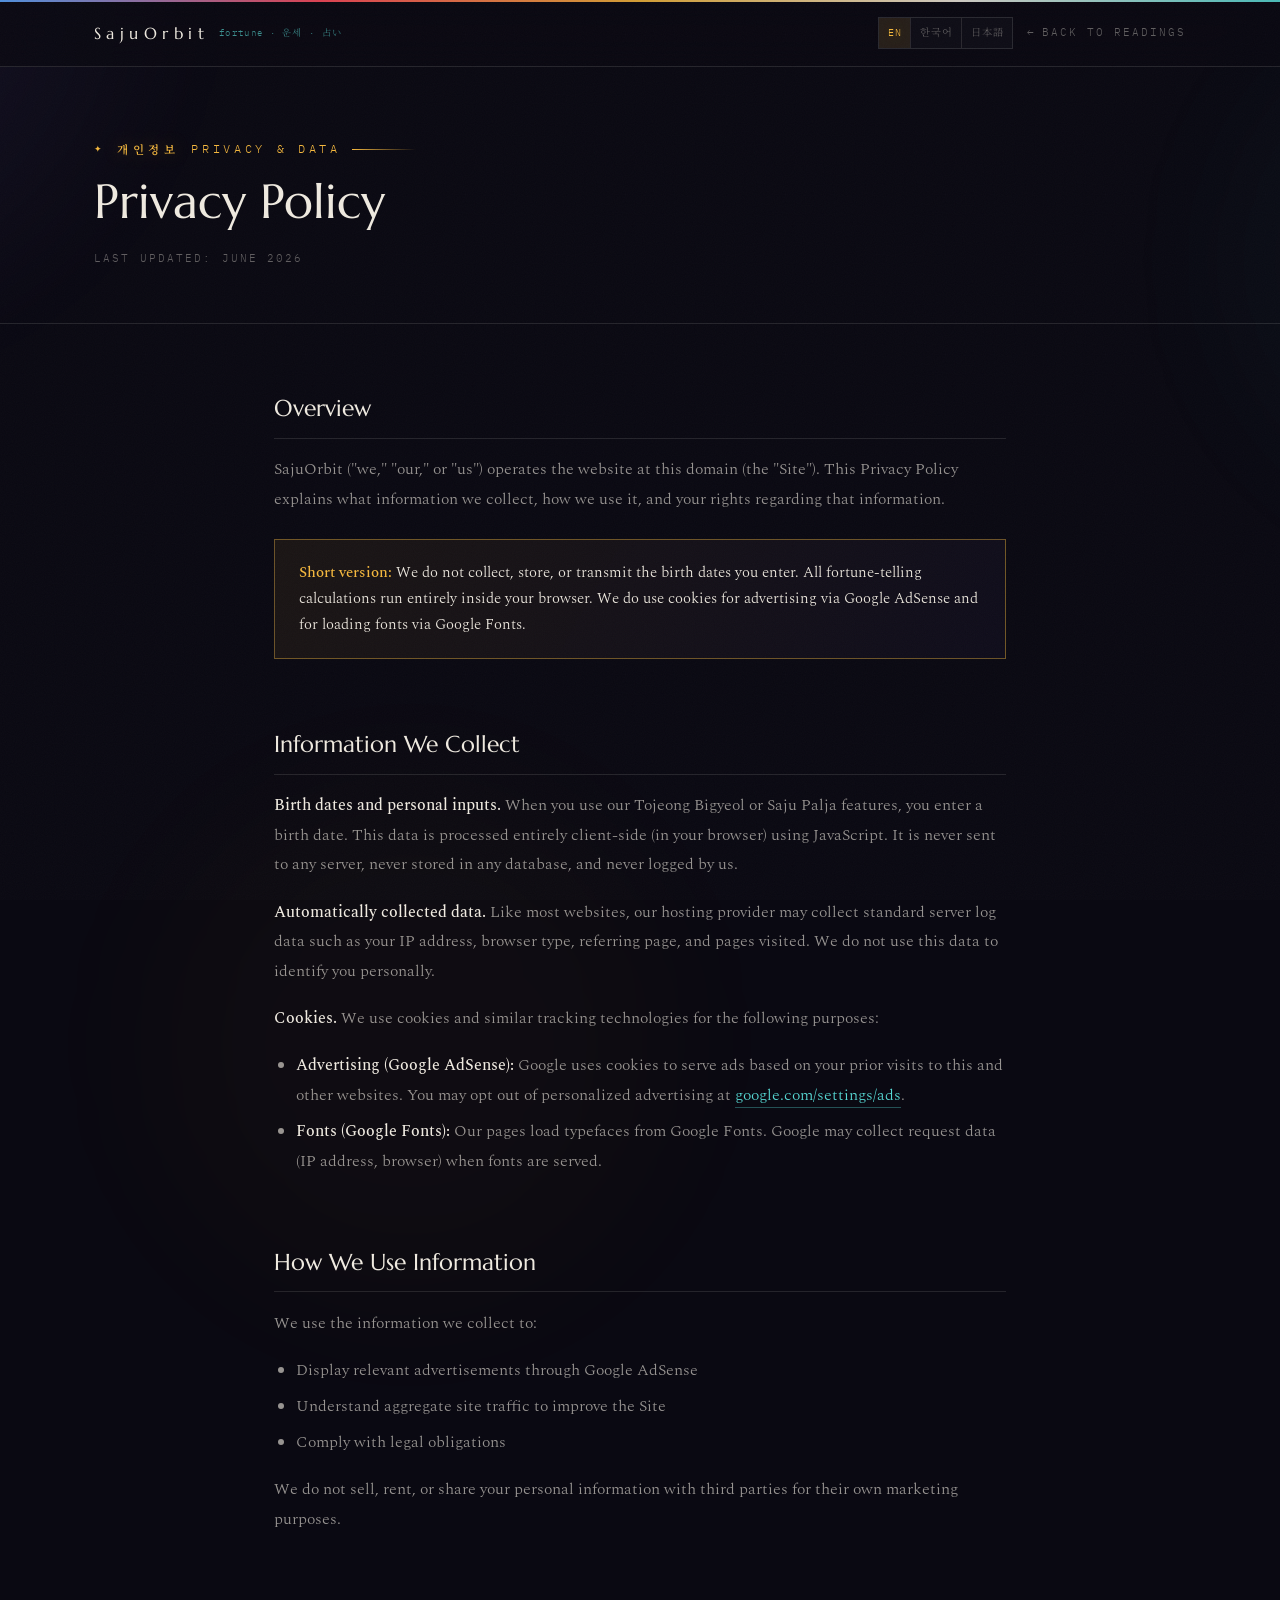
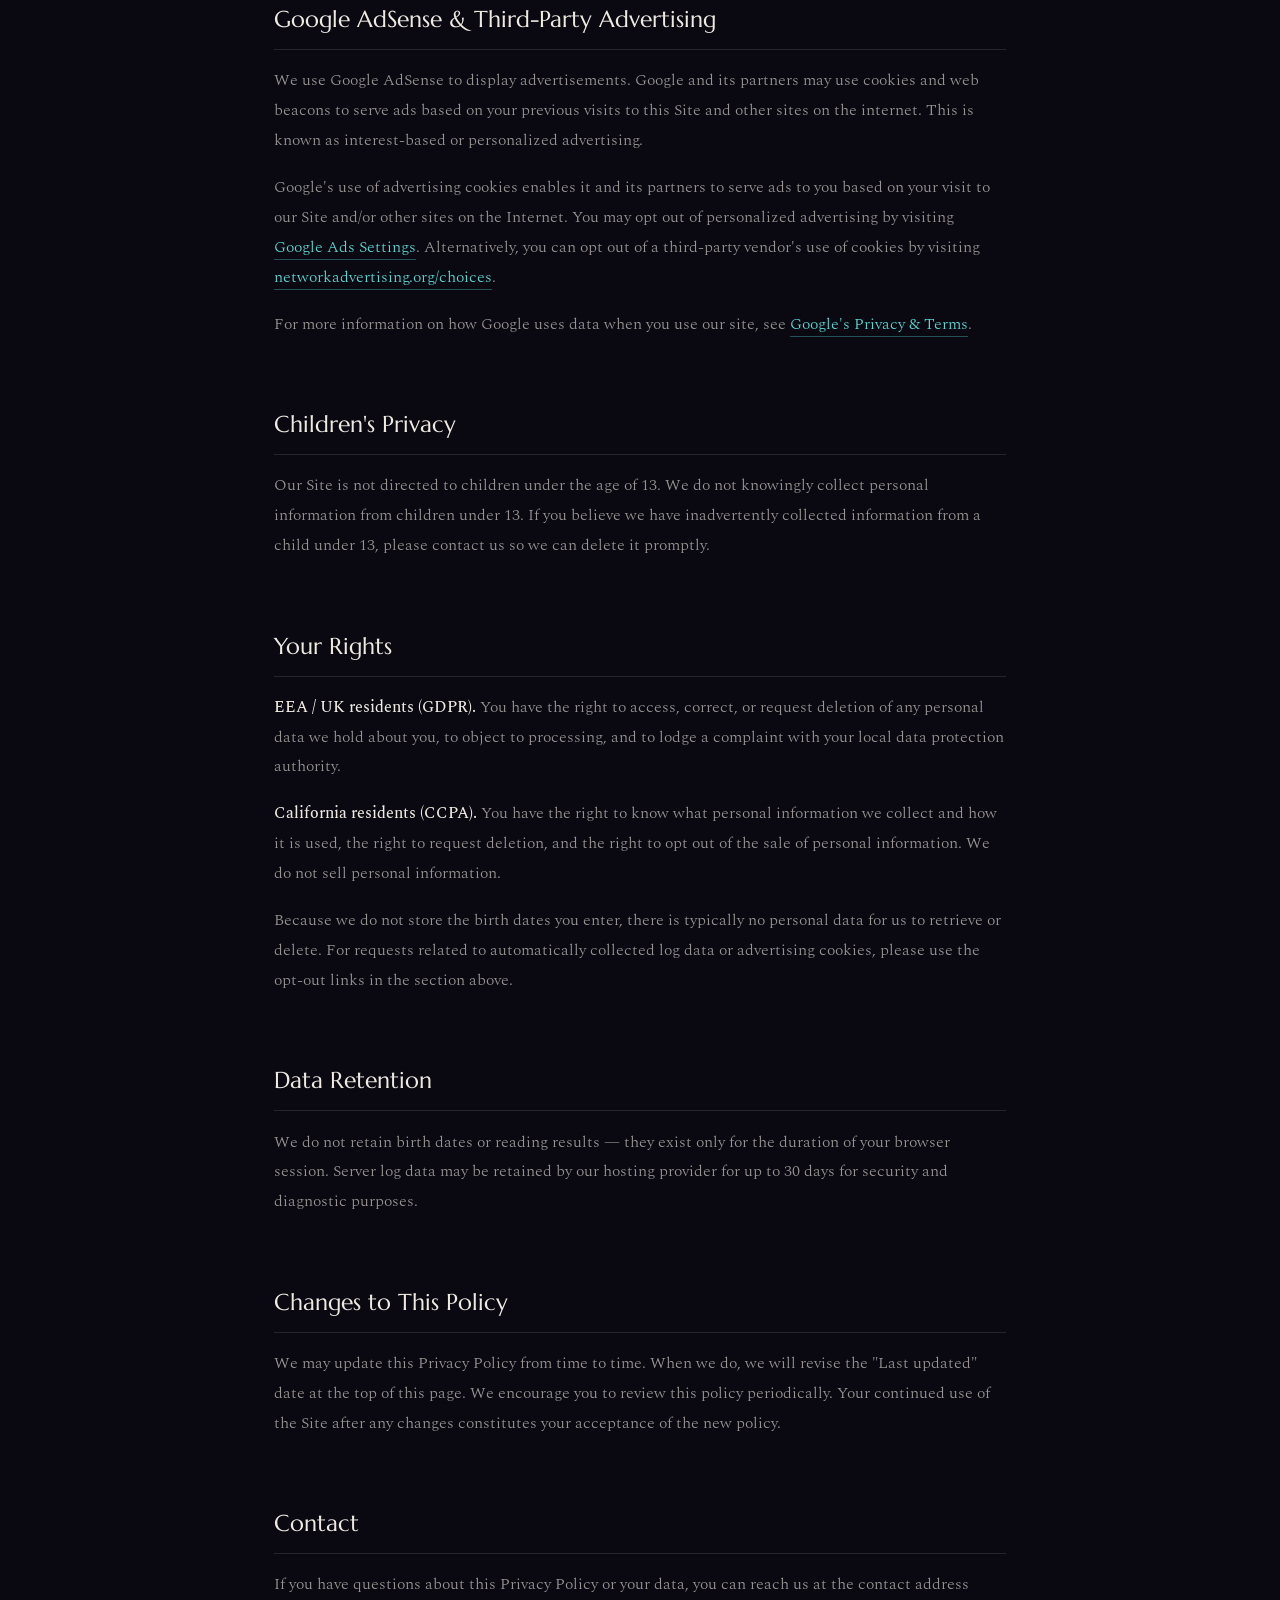
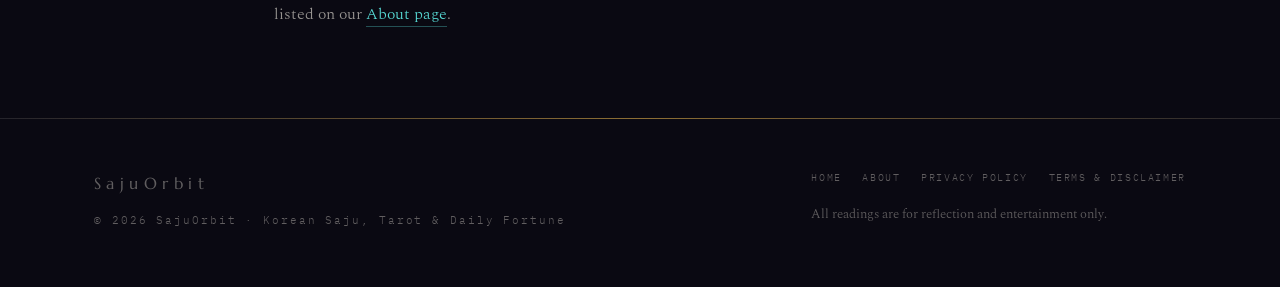
<file: privacy-policy.html>
﻿<!DOCTYPE html>
<html lang="en">
<head>
<meta charset="UTF-8">
<meta name="viewport" content="width=device-width, initial-scale=1.0">
<title>Privacy Policy | SajuOrbit</title>
<meta name="description" content="Read the SajuOrbit privacy policy, including how birth date inputs, cookies, Google AdSense, and third-party services are handled.">
<link rel="canonical" href="https://sajuorbit.com/privacy-policy.html">
<!-- Future hreflang alternates for dedicated language URLs:
<link rel="alternate" hreflang="en" href="https://sajuorbit.com/en/">
<link rel="alternate" hreflang="ko" href="https://sajuorbit.com/ko/">
<link rel="alternate" hreflang="ja" href="https://sajuorbit.com/ja/">
<link rel="alternate" hreflang="x-default" href="https://sajuorbit.com/">
-->
<!-- Google Analytics 4 tracking code goes here -->
<meta property="og:type" content="website">
<meta property="og:url" content="https://sajuorbit.com/privacy-policy.html">
<meta property="og:title" content="Privacy Policy | SajuOrbit">
<meta property="og:description" content="Read the SajuOrbit privacy policy, including how birth date inputs, cookies, Google AdSense, and third-party services are handled.">
<meta property="og:image" content="https://sajuorbit.com/img/og-home-20260701.png">
<meta name="twitter:card" content="summary_large_image">
<meta name="twitter:title" content="Privacy Policy | SajuOrbit">
<meta name="twitter:description" content="Read the SajuOrbit privacy policy, including how birth date inputs, cookies, Google AdSense, and third-party services are handled.">
<meta name="twitter:image" content="https://sajuorbit.com/img/og-home-20260701.png">
<link rel="icon" type="image/png" sizes="32x32" href="/assets/favicon-32.png">
<link rel="icon" type="image/png" sizes="192x192" href="/assets/favicon-192.png">
<link rel="apple-touch-icon" href="/assets/favicon-192.png">
<link rel="manifest" href="/manifest.json">
<script type="application/ld+json">
{
  "@context": "https://schema.org",
  "@graph": [
    {
      "@type": "Organization",
      "@id": "https://sajuorbit.com/#organization",
      "name": "SajuOrbit",
      "alternateName": "Saju Orbit",
      "url": "https://sajuorbit.com",
      "logo": "https://sajuorbit.com/assets/favicon-512.png",
      "sameAs": []
    },
    {
      "@type": "WebSite",
      "@id": "https://sajuorbit.com/#website",
      "url": "https://sajuorbit.com",
      "name": "SajuOrbit",
      "alternateName": "Saju Orbit Korean Fortune House",
      "description": "Discover Korean Saju, Tojeong Fortune, Tarot readings, and Zodiac horoscopes in English, Korean, and Japanese.",
      "inLanguage": [
        "en",
        "ko",
        "ja"
      ],
      "publisher": {
        "@id": "https://sajuorbit.com/#organization"
      }
    }
  ]
}
</script>
<link rel="preconnect" href="https://fonts.googleapis.com">
<link rel="preconnect" href="https://fonts.gstatic.com" crossorigin>
<link href="https://fonts.googleapis.com/css2?family=Marcellus&family=Spectral:ital,wght@0,300;0,400;0,500;1,300&family=Noto+Serif+KR:wght@400;600&family=Noto+Serif+JP:wght@400;600&family=IBM+Plex+Mono:wght@400;500&display=swap" rel="stylesheet">
<style>
:root{
  --ink:#0a0912; --ink-2:#12101e; --ink-3:#1a1730;
  --paper:#efeae0; --paper-dim:rgba(239,234,224,.62); --paper-faint:rgba(239,234,224,.38);
  --line:rgba(239,234,224,.12);
  --cheong:#57d9d4; --jeok:#ff4d5e; --hwang:#f5b83d; --violet:#9d7bff;
  --water:#5ea8ff; --wood:#4ade80;
  --glow-gold:0 0 18px rgba(245,184,61,.35);
  --glow-cyan:0 0 18px rgba(87,217,212,.30);
  --display:'Marcellus','Noto Serif KR','Noto Serif JP',serif;
  --body:'Spectral','Noto Serif KR','Noto Serif JP',serif;
  --kr:'Noto Serif KR','Noto Serif JP',serif;
  --mono:'IBM Plex Mono','Noto Serif KR','Noto Serif JP',monospace;
}
html[lang="ja"]{--body:'Spectral','Noto Serif JP',serif;--kr:'Noto Serif JP',serif}
*{margin:0;padding:0;box-sizing:border-box}
html{scroll-behavior:smooth}
body{background:var(--ink);color:var(--paper);font-family:var(--body);font-weight:300;line-height:1.75;font-size:17px;overflow-x:hidden}
::selection{background:var(--hwang);color:var(--ink)}
img,svg{display:block;max-width:100%}
a{color:inherit;text-decoration:none}
button{font:inherit;color:inherit;background:none;border:none;cursor:pointer}
:focus-visible{outline:2px solid var(--hwang);outline-offset:3px;border-radius:2px}
::-webkit-scrollbar{width:10px}
::-webkit-scrollbar-track{background:var(--ink)}
::-webkit-scrollbar-thumb{background:#2a2542;border-radius:5px;border:2px solid var(--ink)}
.wrap{max-width:1140px;margin:0 auto;padding:0 24px}

body::before{content:"";position:fixed;inset:0;z-index:-3;background:
  radial-gradient(1px 1px at 12% 18%,rgba(239,234,224,.55),transparent 50%),
  radial-gradient(1px 1px at 78% 9%,rgba(239,234,224,.4),transparent 50%),
  radial-gradient(1.6px 1.6px at 64% 64%,rgba(157,123,255,.55),transparent 50%),
  radial-gradient(1px 1px at 31% 82%,rgba(87,217,212,.5),transparent 50%),
  radial-gradient(1px 1px at 89% 47%,rgba(239,234,224,.4),transparent 50%)}
.aurora{position:fixed;inset:-25%;z-index:-2;filter:blur(90px);opacity:.45;pointer-events:none}
.aurora i{position:absolute;border-radius:50%}
.aurora i:nth-child(1){width:46vw;height:46vw;left:-8%;top:-6%;background:rgba(157,123,255,.12);animation:fl1 30s ease-in-out infinite alternate}
.aurora i:nth-child(2){width:38vw;height:38vw;right:-6%;top:18%;background:rgba(87,217,212,.08);animation:fl2 36s ease-in-out infinite alternate}
.aurora i:nth-child(3){width:42vw;height:42vw;left:24%;bottom:-14%;background:rgba(245,184,61,.06);animation:fl3 42s ease-in-out infinite alternate}
@keyframes fl1{to{transform:translate(10vw,8vh) scale(1.15)}}
@keyframes fl2{to{transform:translate(-8vw,12vh) scale(.9)}}
@keyframes fl3{to{transform:translate(6vw,-9vh) scale(1.1)}}
.grain{position:fixed;inset:0;z-index:70;pointer-events:none;opacity:.05;
  background-image:url('data:image/svg+xml;utf8,<svg xmlns="http://www.w3.org/2000/svg" width="160" height="160"><filter id="n"><feTurbulence type="fractalNoise" baseFrequency="0.9" numOctaves="2"/></filter><rect width="160" height="160" filter="url(%23n)" opacity="0.6"/></svg>')}
.obang{position:fixed;top:0;left:0;right:0;height:2px;z-index:80;
  background:linear-gradient(90deg,var(--water),var(--jeok),var(--hwang),var(--paper),var(--cheong));opacity:.85}
@media(prefers-reduced-motion:reduce){.aurora i{animation:none!important}}

header{position:sticky;top:0;z-index:50;background:rgba(10,9,18,.8);backdrop-filter:blur(16px);-webkit-backdrop-filter:blur(16px);border-bottom:1px solid var(--line)}
.nav{display:flex;align-items:center;justify-content:space-between;height:66px;gap:16px}
.brand{display:flex;align-items:baseline;gap:.6em;flex-shrink:0}
.brand .hanja{font-family:var(--kr);font-weight:600;color:var(--hwang);font-size:1.1rem;text-shadow:var(--glow-gold)}
.brand .latin{font-family:var(--display);letter-spacing:.34em;font-size:1rem}
.brand-sub{font-family:var(--mono);font-size:.58rem;letter-spacing:.14em;color:rgba(87,217,212,.65);align-self:center;white-space:nowrap}
.nav-right{display:flex;align-items:center;gap:14px}
.langs{display:flex;border:1px solid var(--line);background:rgba(239,234,224,.02)}
.langs button{padding:.55em .85em;font-family:var(--mono);font-size:.64rem;letter-spacing:.08em;color:var(--paper-faint);transition:.25s}
.langs button+button{border-left:1px solid var(--line)}
.langs button.on{color:var(--hwang);background:rgba(245,184,61,.1);text-shadow:var(--glow-gold)}
.langs button:hover{color:var(--paper)}
.back-link{font-family:var(--mono);font-size:.7rem;letter-spacing:.18em;text-transform:uppercase;color:var(--paper-faint);transition:.25s;display:flex;align-items:center;gap:.5em}
.back-link:hover{color:var(--cheong)}
.back-link::before{content:"←"}

.page-hero{padding:72px 0 56px;border-bottom:1px solid var(--line)}
.eyebrow{font-family:var(--mono);font-size:.72rem;letter-spacing:.32em;text-transform:uppercase;color:var(--hwang);display:flex;align-items:center;gap:1em;margin-bottom:1.2em}
.eyebrow .kr{font-family:var(--kr);letter-spacing:.4em;font-weight:600;text-shadow:var(--glow-gold)}
.eyebrow::before{content:"✦";font-size:.8em;color:var(--hwang)}
.eyebrow::after{content:"";height:1px;width:64px;background:linear-gradient(90deg,var(--hwang),transparent)}
h1{font-family:var(--display);font-weight:400;font-size:clamp(1.9rem,4vw,3rem);line-height:1.18;margin-bottom:.4em}
.updated{font-family:var(--mono);font-size:.66rem;letter-spacing:.2em;text-transform:uppercase;color:var(--paper-faint);margin-top:.8em}

.prose-wrap{max-width:780px;padding:64px 24px 88px;margin:0 auto}
.prose h2{font-family:var(--display);font-weight:400;font-size:1.45rem;color:var(--paper);margin:2.8em 0 .7em;padding-bottom:.4em;border-bottom:1px solid var(--line)}
.prose h2:first-child{margin-top:0}
.prose p{color:var(--paper-dim);line-height:1.9;margin-bottom:1.1em;font-size:.98rem}
.prose p:last-child{margin-bottom:0}
.prose ul{color:var(--paper-dim);line-height:1.9;margin:.6em 0 1.1em;padding-left:1.4em;font-size:.98rem}
.prose ul li{margin-bottom:.4em}
.prose strong{color:var(--paper);font-weight:500}
.prose a{color:var(--cheong);border-bottom:1px solid rgba(87,217,212,.35);transition:.2s}
.prose a:hover{border-bottom-color:var(--cheong)}
.prose .notice{border:1px solid rgba(245,184,61,.4);background:linear-gradient(120deg,rgba(245,184,61,.07),rgba(157,123,255,.04));padding:20px 24px;margin:1.6em 0;font-size:.93rem}
.prose .notice strong{color:var(--hwang)}

footer{border-top:1px solid var(--line);padding:50px 0 58px;color:var(--paper-faint);font-size:.85rem;position:relative;z-index:1}
footer::before{content:"";position:absolute;top:-1px;left:0;right:0;height:1px;background:linear-gradient(90deg,transparent,var(--hwang),transparent);opacity:.5}
footer .wrap{display:flex;justify-content:space-between;gap:30px;flex-wrap:wrap;align-items:flex-start}
footer .disclaimer{max-width:54ch;font-size:.8rem;line-height:1.8}
.footer-links{display:flex;gap:2em;font-family:var(--mono);font-size:.64rem;letter-spacing:.16em;text-transform:uppercase;color:var(--paper-faint);flex-wrap:wrap}
.footer-links a:hover{color:var(--cheong)}
</style>
</head>
<body>
<div class="obang" aria-hidden="true"></div>
<div class="aurora" aria-hidden="true"><i></i><i></i><i></i></div>
<div class="grain" aria-hidden="true"></div>

<header>
  <div class="wrap nav">
    <a class="brand" href="index.html" aria-label="SajuOrbit home">
      <span class="latin">SajuOrbit</span><span class="brand-sub">fortune · 운세 · 占い</span>
    </a>
    <div class="nav-right">
      <div class="langs" role="group" aria-label="Language">
        <button data-lang="en">EN</button>
        <button data-lang="ko">한국어</button>
        <button data-lang="ja">日本語</button>
      </div>
      <a class="back-link" href="index.html" data-i18n="back"></a>
    </div>
  </div>
</header>

<div class="page-hero">
  <div class="wrap">
    <p class="eyebrow"><span class="kr" data-i18n="eyebrowKr"></span><span data-i18n="eyebrow"></span></p>
    <h1 data-i18n="title"></h1>
    <p class="updated" data-i18n="updated"></p>
  </div>
</div>

<div class="prose-wrap">
  <div class="prose" id="prose-content"></div>
</div>

<footer>
  <div class="wrap">
    <div>
      <a class="brand" href="index.html">
        <span class="latin">SajuOrbit</span>
      </a>
      <p style="margin-top:14px;font-family:var(--mono);font-size:.66rem;letter-spacing:.18em">© 2026 SajuOrbit · Korean Saju, Tarot &amp; Daily Fortune</p>
    </div>
    <div>
      <div class="footer-links">
        <a href="index.html" data-i18n="footerHome"></a>
        <a href="about.html" data-i18n="footerAbout"></a>
        <a href="privacy-policy.html" data-i18n="footerPrivacy"></a>
        <a href="terms-disclaimer.html" data-i18n="footerTerms"></a>
      </div>
      <p class="disclaimer" style="margin-top:16px" data-i18n="footerDisc"></p>
    </div>
  </div>
</footer>

<script>
const I18N = {
en: {
  back: 'Back to readings',
  eyebrowKr: '개인정보',
  eyebrow: 'Privacy & data',
  title: 'Privacy Policy',
  updated: 'Last updated: June 2026',
  footerHome: 'Home',
  footerAbout: 'About',
  footerPrivacy: 'Privacy Policy',
  footerTerms: 'Terms & Disclaimer',
  footerDisc: 'All readings are for reflection and entertainment only.',
  sections: [
    {
      h: 'Overview',
      body: `<p>SajuOrbit ("we," "our," or "us") operates the website at this domain (the "Site"). This Privacy Policy explains what information we collect, how we use it, and your rights regarding that information.</p>
      <div class="notice"><strong>Short version:</strong> We do not collect, store, or transmit the birth dates you enter. All fortune-telling calculations run entirely inside your browser. We do use cookies for advertising via Google AdSense and for loading fonts via Google Fonts.</div>`
    },
    {
      h: 'Information We Collect',
      body: `<p><strong>Birth dates and personal inputs.</strong> When you use our Tojeong Bigyeol or Saju Palja features, you enter a birth date. This data is processed entirely client-side (in your browser) using JavaScript. It is never sent to any server, never stored in any database, and never logged by us.</p>
      <p><strong>Automatically collected data.</strong> Like most websites, our hosting provider may collect standard server log data such as your IP address, browser type, referring page, and pages visited. We do not use this data to identify you personally.</p>
      <p><strong>Cookies.</strong> We use cookies and similar tracking technologies for the following purposes:</p>
      <ul>
        <li><strong>Advertising (Google AdSense):</strong> Google uses cookies to serve ads based on your prior visits to this and other websites. You may opt out of personalized advertising at <a href="https://www.google.com/settings/ads" target="_blank" rel="noopener">google.com/settings/ads</a>.</li>
        <li><strong>Fonts (Google Fonts):</strong> Our pages load typefaces from Google Fonts. Google may collect request data (IP address, browser) when fonts are served.</li>
      </ul>`
    },
    {
      h: 'How We Use Information',
      body: `<p>We use the information we collect to:</p>
      <ul>
        <li>Display relevant advertisements through Google AdSense</li>
        <li>Understand aggregate site traffic to improve the Site</li>
        <li>Comply with legal obligations</li>
      </ul>
      <p>We do not sell, rent, or share your personal information with third parties for their own marketing purposes.</p>`
    },
    {
      h: 'Google AdSense & Third-Party Advertising',
      body: `<p>We use Google AdSense to display advertisements. Google and its partners may use cookies and web beacons to serve ads based on your previous visits to this Site and other sites on the internet. This is known as interest-based or personalized advertising.</p>
      <p>Google's use of advertising cookies enables it and its partners to serve ads to you based on your visit to our Site and/or other sites on the Internet. You may opt out of personalized advertising by visiting <a href="https://www.google.com/settings/ads" target="_blank" rel="noopener">Google Ads Settings</a>. Alternatively, you can opt out of a third-party vendor's use of cookies by visiting <a href="https://www.networkadvertising.org/choices/" target="_blank" rel="noopener">networkadvertising.org/choices</a>.</p>
      <p>For more information on how Google uses data when you use our site, see <a href="https://policies.google.com/technologies/partner-sites" target="_blank" rel="noopener">Google's Privacy & Terms</a>.</p>`
    },
    {
      h: 'Children\'s Privacy',
      body: `<p>Our Site is not directed to children under the age of 13. We do not knowingly collect personal information from children under 13. If you believe we have inadvertently collected information from a child under 13, please contact us so we can delete it promptly.</p>`
    },
    {
      h: 'Your Rights',
      body: `<p><strong>EEA / UK residents (GDPR).</strong> You have the right to access, correct, or request deletion of any personal data we hold about you, to object to processing, and to lodge a complaint with your local data protection authority.</p>
      <p><strong>California residents (CCPA).</strong> You have the right to know what personal information we collect and how it is used, the right to request deletion, and the right to opt out of the sale of personal information. We do not sell personal information.</p>
      <p>Because we do not store the birth dates you enter, there is typically no personal data for us to retrieve or delete. For requests related to automatically collected log data or advertising cookies, please use the opt-out links in the section above.</p>`
    },
    {
      h: 'Data Retention',
      body: `<p>We do not retain birth dates or reading results — they exist only for the duration of your browser session. Server log data may be retained by our hosting provider for up to 30 days for security and diagnostic purposes.</p>`
    },
    {
      h: 'Changes to This Policy',
      body: `<p>We may update this Privacy Policy from time to time. When we do, we will revise the "Last updated" date at the top of this page. We encourage you to review this policy periodically. Your continued use of the Site after any changes constitutes your acceptance of the new policy.</p>`
    },
    {
      h: 'Contact',
      body: `<p>If you have questions about this Privacy Policy or your data, you can reach us at the contact address listed on our <a href="about.html">About page</a>.</p>`
    }
  ]
},

ko: {
  back: '운세 보러 가기',
  eyebrowKr: '개인정보',
  eyebrow: '개인정보 처리방침',
  title: '개인정보 처리방침',
  updated: '최종 업데이트: 2026년 6월',
  footerHome: '홈',
  footerAbout: '소개',
  footerPrivacy: '개인정보 처리방침',
  footerTerms: '이용약관·면책',
  footerDisc: '모든 운세는 오락 및 참고 목적으로만 제공됩니다.',
  sections: [
    {
      h: '개요',
      body: `<p>SajuOrbit(이하 "당사")는 본 사이트를 운영합니다. 본 개인정보 처리방침은 당사가 수집하는 정보, 사용 방식, 그리고 이용자의 권리를 설명합니다.</p>
      <div class="notice"><strong>요약:</strong> 입력하신 생년월일은 당사 서버에 저장되지 않습니다. 모든 운세 계산은 이용자의 브라우저 내에서만 처리됩니다. Google AdSense 광고 및 Google Fonts 폰트 로딩에 쿠키가 사용됩니다.</div>`
    },
    {
      h: '수집하는 정보',
      body: `<p><strong>생년월일 및 입력 정보.</strong> 토정비결·사주팔자 기능을 이용할 때 입력하시는 생년월일은 브라우저의 JavaScript로만 처리됩니다. 당사 서버로 전송되거나 저장되지 않습니다.</p>
      <p><strong>자동 수집 정보.</strong> 호스팅 업체가 IP 주소, 브라우저 종류, 방문 페이지 등 일반적인 서버 로그 데이터를 수집할 수 있습니다. 개인 식별 목적으로 사용하지 않습니다.</p>
      <p><strong>쿠키.</strong> 다음 목적으로 쿠키 및 유사 기술을 사용합니다:</p>
      <ul>
        <li><strong>광고(Google AdSense):</strong> 이전 방문 이력을 바탕으로 맞춤 광고를 제공합니다. <a href="https://www.google.com/settings/ads" target="_blank" rel="noopener">google.com/settings/ads</a>에서 맞춤 광고를 거부할 수 있습니다.</li>
        <li><strong>폰트(Google Fonts):</strong> Google Fonts에서 서체를 불러올 때 구글이 IP 주소 등 요청 정보를 수집할 수 있습니다.</li>
      </ul>`
    },
    {
      h: '정보의 이용',
      body: `<p>수집한 정보는 다음 목적으로 사용됩니다:</p>
      <ul>
        <li>Google AdSense를 통한 광고 표시</li>
        <li>사이트 개선을 위한 집계 트래픽 분석</li>
        <li>법적 의무 이행</li>
      </ul>
      <p>이용자의 개인정보를 제3자에게 판매하거나 제공하지 않습니다.</p>`
    },
    {
      h: 'Google AdSense 및 제3자 광고',
      body: `<p>Google AdSense를 통해 광고를 표시합니다. Google 및 파트너는 쿠키와 웹 비콘을 이용해 방문 이력 기반의 관심 맞춤 광고를 제공할 수 있습니다.</p>
      <p><a href="https://www.google.com/settings/ads" target="_blank" rel="noopener">Google 광고 설정</a> 또는 <a href="https://www.networkadvertising.org/choices/" target="_blank" rel="noopener">networkadvertising.org</a>에서 맞춤 광고를 거부하실 수 있습니다.</p>
      <p>구글의 데이터 사용 방식에 대한 자세한 내용은 <a href="https://policies.google.com/technologies/partner-sites" target="_blank" rel="noopener">Google 개인정보처리방침</a>을 참고하세요.</p>`
    },
    {
      h: '아동 개인정보',
      body: `<p>본 사이트는 만 14세 미만 아동을 대상으로 하지 않으며, 아동의 개인정보를 의도적으로 수집하지 않습니다. 아동의 정보가 수집되었다고 판단되는 경우 즉시 삭제하겠습니다.</p>`
    },
    {
      h: '이용자 권리',
      body: `<p><strong>EU/UK 거주자(GDPR).</strong> 개인정보에 대한 열람·정정·삭제 요청권, 처리 반대권, 감독기관에 대한 민원 제기권이 있습니다.</p>
      <p><strong>캘리포니아 거주자(CCPA).</strong> 수집 정보의 열람 요청권, 삭제 요청권, 개인정보 판매 거부권이 있습니다. 당사는 개인정보를 판매하지 않습니다.</p>
      <p>입력하신 생년월일은 서버에 저장되지 않으므로 별도로 삭제할 데이터가 없습니다. 광고 쿠키 관련 요청은 위의 거부 링크를 이용해 주세요.</p>`
    },
    {
      h: '데이터 보존',
      body: `<p>생년월일 및 운세 결과는 브라우저 세션 동안에만 존재하며 저장되지 않습니다. 서버 로그는 호스팅 업체에 의해 최대 30일간 보관될 수 있습니다.</p>`
    },
    {
      h: '방침 변경',
      body: `<p>본 방침은 필요에 따라 변경될 수 있으며, 변경 시 상단의 최종 업데이트 날짜를 수정합니다. 계속 이용하심으로써 변경된 방침에 동의하는 것으로 간주됩니다.</p>`
    },
    {
      h: '문의',
      body: `<p>개인정보 처리방침에 관한 문의는 <a href="about.html">소개 페이지</a>의 연락처를 이용해 주세요.</p>`
    }
  ]
},

ja: {
  back: '占いに戻る',
  eyebrowKr: '개인정보',
  eyebrow: 'プライバシーポリシー',
  title: 'プライバシーポリシー',
  updated: '最終更新: 2026年6月',
  footerHome: 'ホーム',
  footerAbout: '私たちについて',
  footerPrivacy: 'プライバシーポリシー',
  footerTerms: '利用規約・免責',
  footerDisc: 'すべての占いは娯楽・参考目的のみです。',
  sections: [
    {
      h: '概要',
      body: `<p>SajuOrbit（以下「当サイト」）は本ウェブサイトを運営しています。本プライバシーポリシーでは、収集する情報、その利用方法、およびお客様の権利について説明します。</p>
      <div class="notice"><strong>要約:</strong> 入力された生年月日は当サイトのサーバーに保存されません。すべての占い計算はブラウザ内のみで処理されます。Google AdSense広告およびGoogle Fontsのフォント読み込みにCookieが使用されます。</div>`
    },
    {
      h: '収集する情報',
      body: `<p><strong>生年月日および入力情報。</strong> 土亭秘訣・四柱八字機能の利用時に入力された生年月日は、ブラウザ内のJavaScriptのみで処理されます。サーバーへの送信や保存は一切行いません。</p>
      <p><strong>自動収集情報。</strong> ホスティング事業者がIPアドレス、ブラウザの種類、アクセスページなどの標準的なサーバーログデータを収集する場合があります。個人の特定には使用しません。</p>
      <p><strong>Cookie。</strong> 以下の目的でCookieおよび類似技術を使用します:</p>
      <ul>
        <li><strong>広告（Google AdSense）:</strong> 過去の訪問履歴に基づいてパーソナライズド広告を配信します。<a href="https://www.google.com/settings/ads" target="_blank" rel="noopener">google.com/settings/ads</a>でオプトアウトできます。</li>
        <li><strong>フォント（Google Fonts）:</strong> Google FontsからフォントをロードするときにGoogleがIPアドレス等のリクエスト情報を収集する場合があります。</li>
      </ul>`
    },
    {
      h: '情報の利用',
      body: `<p>収集した情報は以下の目的で使用します:</p>
      <ul>
        <li>Google AdSenseによる広告の表示</li>
        <li>サイト改善のためのアクセス集計</li>
        <li>法的義務の履行</li>
      </ul>
      <p>お客様の個人情報を第三者に販売・提供することはありません。</p>`
    },
    {
      h: 'Google AdSenseおよび第三者広告',
      body: `<p>Google AdSenseを通じて広告を表示しています。GoogleおよびパートナーはCookieとウェブビーコンを使用して、訪問履歴に基づく関心連動型広告を配信する場合があります。</p>
      <p><a href="https://www.google.com/settings/ads" target="_blank" rel="noopener">Google広告設定</a>または<a href="https://www.networkadvertising.org/choices/" target="_blank" rel="noopener">networkadvertising.org</a>からオプトアウトできます。</p>
      <p>Googleのデータ利用方法については<a href="https://policies.google.com/technologies/partner-sites" target="_blank" rel="noopener">Googleのプライバシーポリシー</a>をご参照ください。</p>`
    },
    {
      h: '子どものプライバシー',
      body: `<p>本サービスは13歳未満の子どもを対象としていません。13歳未満の子どもから意図せず個人情報を収集した場合は、速やかに削除します。</p>`
    },
    {
      h: 'お客様の権利',
      body: `<p><strong>EEA・UK在住者（GDPR）。</strong> 個人データへのアクセス・訂正・削除請求権、処理の反対権、監督機関への申立権があります。</p>
      <p><strong>カリフォルニア在住者（CCPA）。</strong> 収集情報の開示請求権、削除請求権、個人情報販売の拒否権があります。当サイトは個人情報を販売しません。</p>
      <p>入力された生年月日はサーバーに保存されないため、通常は削除すべきデータはありません。</p>`
    },
    {
      h: 'データ保存期間',
      body: `<p>生年月日と占い結果はブラウザセッション中のみ存在し、保存されません。サーバーログはホスティング事業者により最長30日間保存される場合があります。</p>`
    },
    {
      h: 'ポリシーの変更',
      body: `<p>本ポリシーは必要に応じて変更される場合があります。変更時はページ上部の「最終更新」日付を修正します。引き続きご利用いただくことで、変更後のポリシーに同意したものとみなします。</p>`
    },
    {
      h: 'お問い合わせ',
      body: `<p>本プライバシーポリシーに関するお問い合わせは<a href="about.html">Aboutページ</a>の連絡先をご利用ください。</p>`
    }
  ]
}
};

let LANG = localStorage.getItem('unse-lang') || 'en';

function applyLang(lang) {
  LANG = lang;
  localStorage.setItem('unse-lang', lang);
  document.documentElement.lang = lang;
  const L = I18N[lang];
  document.querySelectorAll('[data-i18n]').forEach(el => {
    const key = el.dataset.i18n;
    if (L[key] !== undefined) el.textContent = L[key];
  });
  document.querySelectorAll('.langs button').forEach(b => {
    b.classList.toggle('on', b.dataset.lang === lang);
  });
  const prose = document.getElementById('prose-content');
  prose.innerHTML = L.sections.map(s =>
    `<h2>${s.h}</h2>${s.body}`
  ).join('');
}

document.querySelectorAll('.langs button').forEach(b => {
  b.addEventListener('click', () => applyLang(b.dataset.lang));
});

applyLang(LANG);
</script>
</body>
</html>
</file>
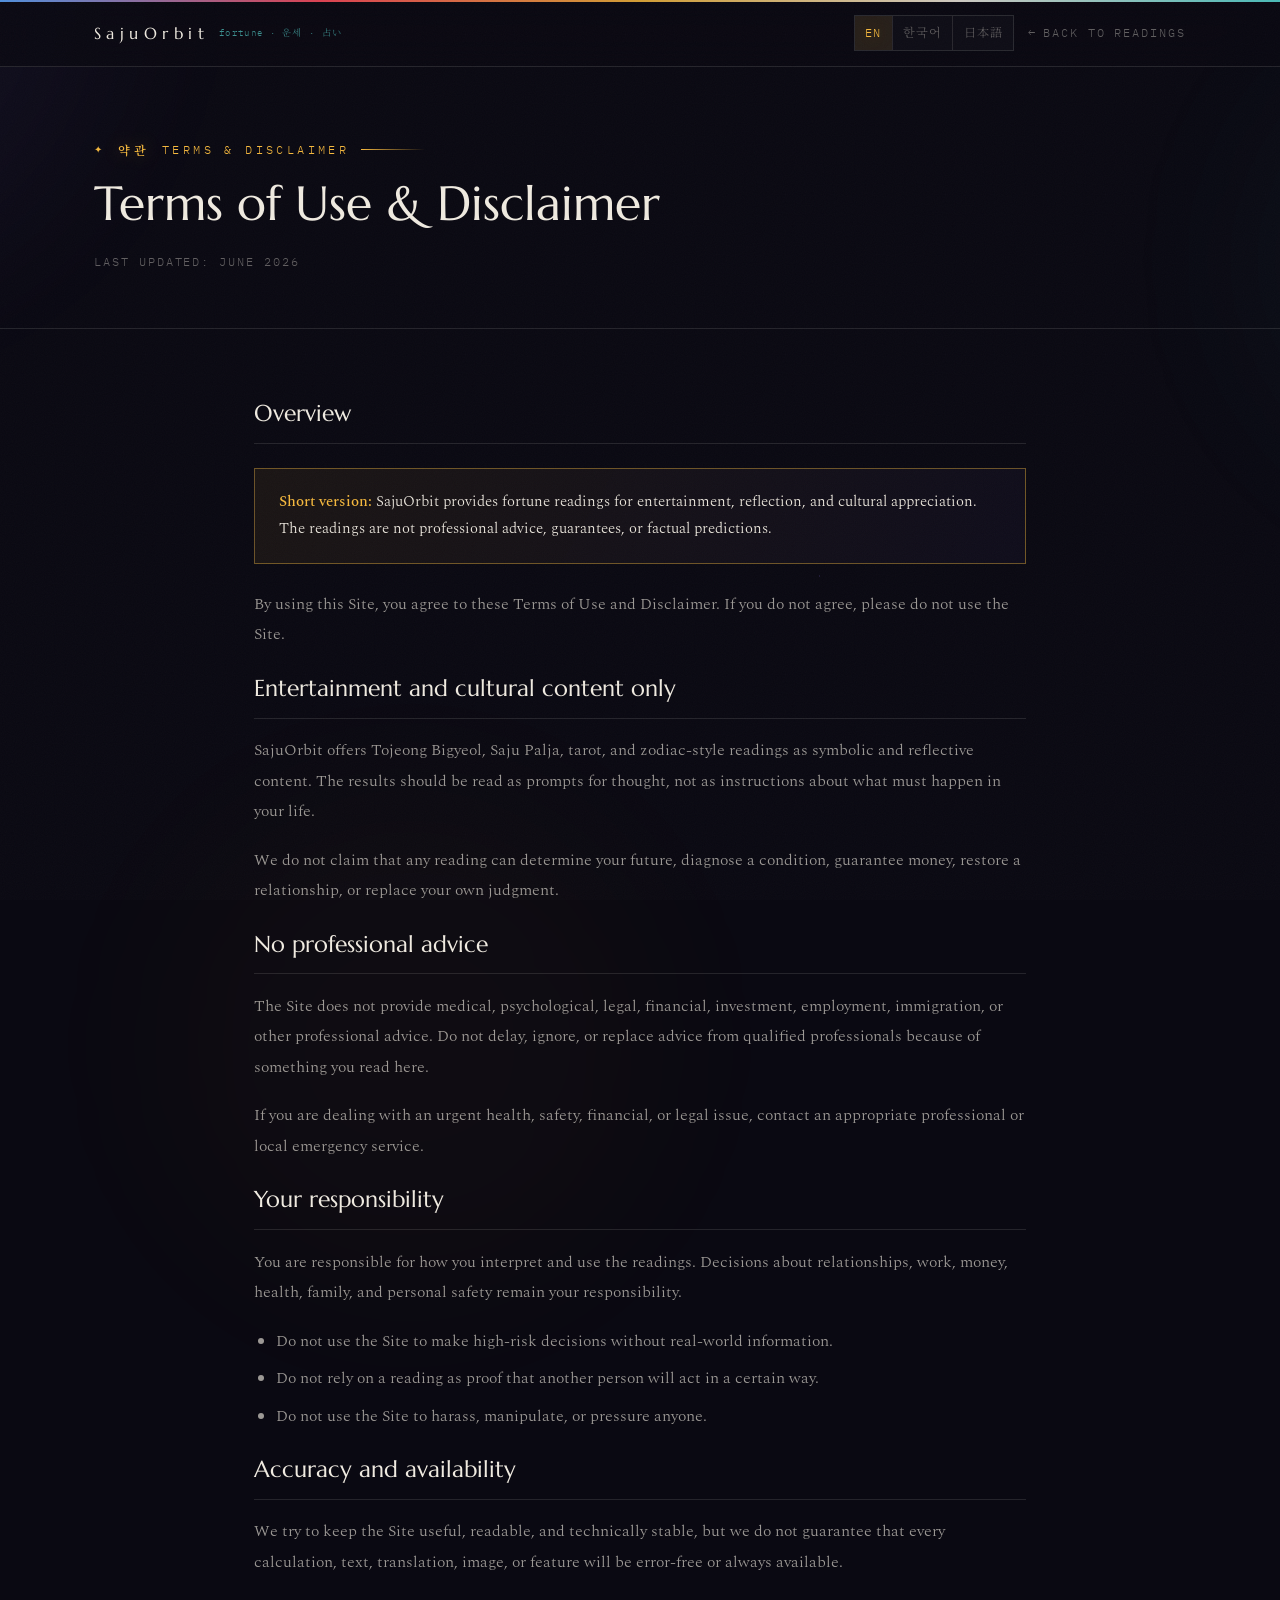
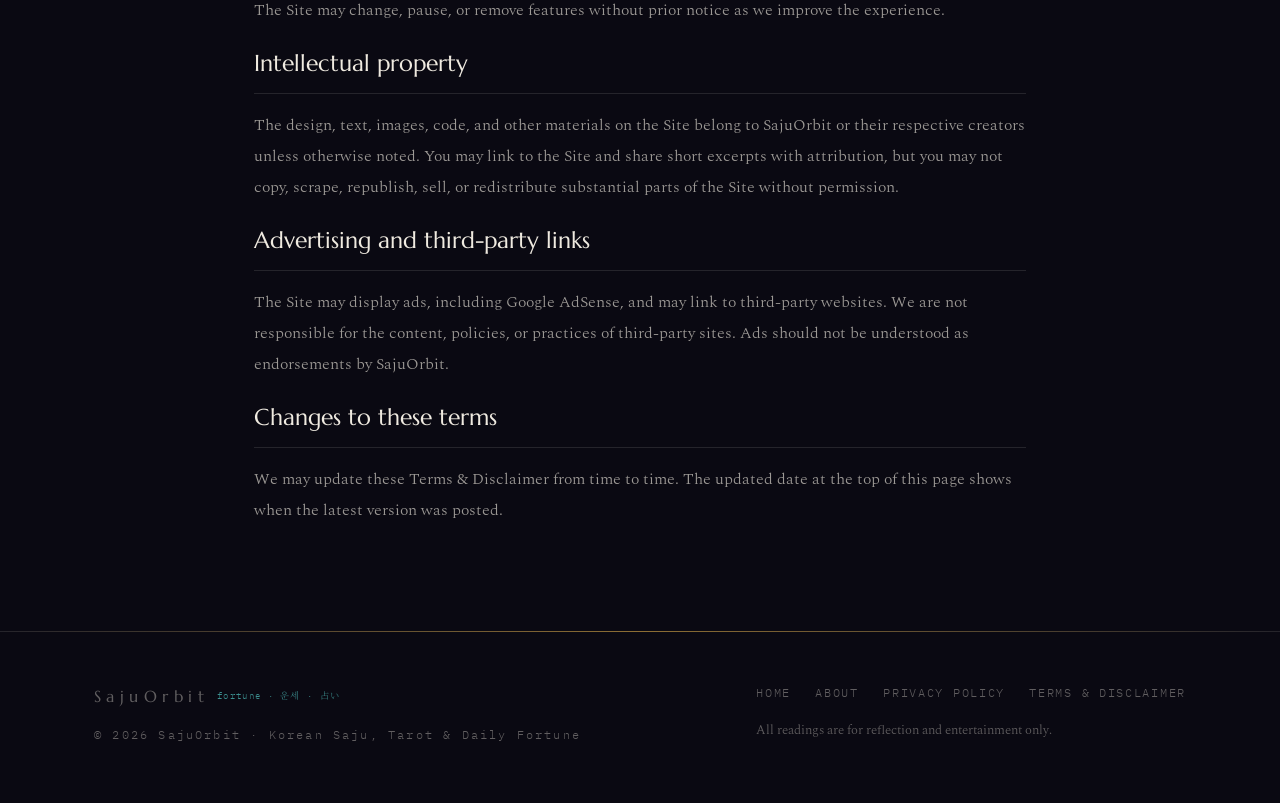
<file: terms-disclaimer.html>
﻿<!DOCTYPE html>
<html lang="en">
<head>
<meta charset="UTF-8">
<meta name="viewport" content="width=device-width, initial-scale=1.0">
<title>Terms &amp; Disclaimer | SajuOrbit</title>
<meta name="description" content="Read the SajuOrbit terms of use and disclaimer. Fortune readings are provided for entertainment, reflection, and cultural appreciation only.">
<link rel="canonical" href="https://sajuorbit.com/terms-disclaimer.html">
<!-- Future hreflang alternates for dedicated language URLs:
<link rel="alternate" hreflang="en" href="https://sajuorbit.com/en/">
<link rel="alternate" hreflang="ko" href="https://sajuorbit.com/ko/">
<link rel="alternate" hreflang="ja" href="https://sajuorbit.com/ja/">
<link rel="alternate" hreflang="x-default" href="https://sajuorbit.com/">
-->
<!-- Google Analytics 4 tracking code goes here -->
<meta property="og:type" content="website">
<meta property="og:url" content="https://sajuorbit.com/terms-disclaimer.html">
<meta property="og:title" content="Terms &amp; Disclaimer | SajuOrbit">
<meta property="og:description" content="Read the SajuOrbit terms of use and disclaimer. Fortune readings are provided for entertainment, reflection, and cultural appreciation only.">
<meta property="og:image" content="https://sajuorbit.com/img/og-home-20260701.png">
<meta name="twitter:card" content="summary_large_image">
<meta name="twitter:title" content="Terms &amp; Disclaimer | SajuOrbit">
<meta name="twitter:description" content="Read the SajuOrbit terms of use and disclaimer. Fortune readings are provided for entertainment, reflection, and cultural appreciation only.">
<meta name="twitter:image" content="https://sajuorbit.com/img/og-home-20260701.png">
<link rel="icon" type="image/png" sizes="32x32" href="/assets/favicon-32.png">
<link rel="icon" type="image/png" sizes="192x192" href="/assets/favicon-192.png">
<link rel="apple-touch-icon" href="/assets/favicon-192.png">
<link rel="manifest" href="/manifest.json">
<script type="application/ld+json">
{
  "@context": "https://schema.org",
  "@graph": [
    {
      "@type": "Organization",
      "@id": "https://sajuorbit.com/#organization",
      "name": "SajuOrbit",
      "alternateName": "Saju Orbit",
      "url": "https://sajuorbit.com",
      "logo": "https://sajuorbit.com/assets/favicon-512.png",
      "sameAs": []
    },
    {
      "@type": "WebSite",
      "@id": "https://sajuorbit.com/#website",
      "url": "https://sajuorbit.com",
      "name": "SajuOrbit",
      "alternateName": "Saju Orbit Korean Fortune House",
      "description": "Discover Korean Saju, Tojeong Fortune, Tarot readings, and Zodiac horoscopes in English, Korean, and Japanese.",
      "inLanguage": [
        "en",
        "ko",
        "ja"
      ],
      "publisher": {
        "@id": "https://sajuorbit.com/#organization"
      }
    }
  ]
}
</script>
<link rel="preconnect" href="https://fonts.googleapis.com">
<link rel="preconnect" href="https://fonts.gstatic.com" crossorigin>
<link href="https://fonts.googleapis.com/css2?family=Marcellus&family=Spectral:ital,wght@0,300;0,400;0,500;1,300&family=Noto+Serif+KR:wght@400;600&family=Noto+Serif+JP:wght@400;600&family=IBM+Plex+Mono:wght@400;500&display=swap" rel="stylesheet">
<style>
:root{--ink:#0a0912;--ink-2:#12101e;--paper:#efeae0;--paper-dim:rgba(239,234,224,.64);--paper-faint:rgba(239,234,224,.38);--line:rgba(239,234,224,.12);--cheong:#57d9d4;--jeok:#ff4d5e;--hwang:#f5b83d;--violet:#9d7bff;--display:'Marcellus','Noto Serif KR','Noto Serif JP',serif;--body:'Spectral','Noto Serif KR','Noto Serif JP',serif;--kr:'Noto Serif KR','Noto Serif JP',serif;--mono:'IBM Plex Mono','Noto Serif KR','Noto Serif JP',monospace;--glow-gold:0 0 18px rgba(245,184,61,.35);--glow-cyan:0 0 18px rgba(87,217,212,.30)}
html[lang="ja"]{--body:'Spectral','Noto Serif JP',serif;--kr:'Noto Serif JP',serif}*{margin:0;padding:0;box-sizing:border-box}html{scroll-behavior:smooth}body{background:var(--ink);color:var(--paper);font-family:var(--body);font-weight:300;line-height:1.75;font-size:17px;overflow-x:hidden}a{color:inherit;text-decoration:none}button{font:inherit;color:inherit;background:none;border:none;cursor:pointer}.wrap{max-width:1140px;margin:0 auto;padding:0 24px}body::before{content:"";position:fixed;inset:0;z-index:-3;background:radial-gradient(1px 1px at 12% 18%,rgba(239,234,224,.55),transparent 50%),radial-gradient(1px 1px at 78% 9%,rgba(239,234,224,.4),transparent 50%),radial-gradient(1.6px 1.6px at 64% 64%,rgba(157,123,255,.55),transparent 50%),radial-gradient(1px 1px at 31% 82%,rgba(87,217,212,.5),transparent 50%),radial-gradient(1px 1px at 89% 47%,rgba(239,234,224,.4),transparent 50%)}.aurora{position:fixed;inset:-25%;z-index:-2;filter:blur(90px);opacity:.42;pointer-events:none}.aurora i{position:absolute;border-radius:50%}.aurora i:nth-child(1){width:46vw;height:46vw;left:-8%;top:-6%;background:rgba(157,123,255,.12)}.aurora i:nth-child(2){width:38vw;height:38vw;right:-6%;top:18%;background:rgba(87,217,212,.08)}.aurora i:nth-child(3){width:42vw;height:42vw;left:24%;bottom:-14%;background:rgba(245,184,61,.06)}.grain{position:fixed;inset:0;z-index:70;pointer-events:none;opacity:.05;background-image:url('data:image/svg+xml;utf8,<svg xmlns="http://www.w3.org/2000/svg" width="160" height="160"><filter id="n"><feTurbulence type="fractalNoise" baseFrequency="0.9" numOctaves="2"/></filter><rect width="160" height="160" filter="url(%23n)" opacity="0.6"/></svg>')}.obang{position:fixed;top:0;left:0;right:0;height:2px;z-index:80;background:linear-gradient(90deg,#5ea8ff,var(--jeok),var(--hwang),var(--paper),var(--cheong));opacity:.85}header{position:sticky;top:0;z-index:50;background:rgba(10,9,18,.8);backdrop-filter:blur(16px);-webkit-backdrop-filter:blur(16px);border-bottom:1px solid var(--line)}.nav{display:flex;align-items:center;justify-content:space-between;height:66px;gap:16px}.brand{display:flex;align-items:baseline;gap:.6em;flex-shrink:0}.brand .hanja{font-family:var(--kr);font-weight:600;color:var(--hwang);font-size:1.1rem;text-shadow:var(--glow-gold)}.brand .latin{font-family:var(--display);letter-spacing:.34em;font-size:1rem}.brand-sub{font-family:var(--mono);font-size:.58rem;letter-spacing:.14em;color:rgba(87,217,212,.65);align-self:center;white-space:nowrap}.nav-right{display:flex;align-items:center;gap:14px}.langs{display:flex;border:1px solid var(--line);background:rgba(239,234,224,.02)}.langs button{padding:.55em .85em;font-family:var(--mono);font-size:.76rem;letter-spacing:.08em;color:var(--paper-faint);transition:.25s}.langs button+button{border-left:1px solid var(--line)}.langs button.on{color:var(--hwang);background:rgba(245,184,61,.1);text-shadow:var(--glow-gold)}.back-link{font-family:var(--mono);font-size:.76rem;letter-spacing:.16em;text-transform:uppercase;color:var(--paper-faint);transition:.25s;display:flex;align-items:center;gap:.5em}.back-link:hover,.footer-links a:hover{color:var(--cheong)}.back-link::before{content:"←"}.page-hero{padding:72px 0 56px;border-bottom:1px solid var(--line)}.eyebrow{font-family:var(--mono);font-size:.76rem;letter-spacing:.28em;text-transform:uppercase;color:var(--hwang);display:flex;align-items:center;gap:1em;margin-bottom:1.2em}.eyebrow .kr{font-family:var(--kr);letter-spacing:.34em;font-weight:600;text-shadow:var(--glow-gold)}.eyebrow::before{content:"✦";font-size:.8em;color:var(--hwang)}.eyebrow::after{content:"";height:1px;width:64px;background:linear-gradient(90deg,var(--hwang),transparent)}h1{font-family:var(--display);font-weight:400;font-size:clamp(1.9rem,4vw,3rem);line-height:1.18;margin-bottom:.4em}.updated{font-family:var(--mono);font-size:.76rem;letter-spacing:.16em;text-transform:uppercase;color:var(--paper-faint);margin-top:.8em}.prose-wrap{max-width:820px;padding:64px 24px 88px;margin:0 auto}.prose h2{font-family:var(--display);font-weight:400;font-size:1.45rem;color:var(--paper);margin:2.5em 0 .7em;padding-bottom:.4em;border-bottom:1px solid var(--line)}.prose h2:first-child{margin-top:0}.prose p{color:var(--paper-dim);line-height:1.92;margin-bottom:1.1em;font-size:1rem}.prose ul{color:var(--paper-dim);line-height:1.9;margin:.6em 0 1.1em;padding-left:1.4em;font-size:1rem}.prose li{margin-bottom:.45em}.prose strong{color:var(--paper);font-weight:500}.prose a{color:var(--cheong);border-bottom:1px solid rgba(87,217,212,.35)}.notice{border:1px solid rgba(245,184,61,.4);background:linear-gradient(120deg,rgba(245,184,61,.07),rgba(157,123,255,.04));padding:20px 24px;margin:1.6em 0;font-size:.96rem}.notice strong{color:var(--hwang)}footer{border-top:1px solid var(--line);padding:50px 0 58px;color:var(--paper-faint);font-size:.85rem;position:relative;z-index:1}footer::before{content:"";position:absolute;top:-1px;left:0;right:0;height:1px;background:linear-gradient(90deg,transparent,var(--hwang),transparent);opacity:.5}footer .wrap{display:flex;justify-content:space-between;gap:30px;flex-wrap:wrap;align-items:flex-start}footer .disclaimer{max-width:54ch;font-size:.8rem;line-height:1.8}.footer-links{display:flex;gap:2em;font-family:var(--mono);font-size:.76rem;letter-spacing:.14em;text-transform:uppercase;color:var(--paper-faint);flex-wrap:wrap}@media(max-width:640px){.nav{height:auto;padding:14px 0;align-items:flex-start}.nav-right{align-items:flex-end;flex-direction:column}.prose-wrap{padding-top:44px}}
</style>
</head>
<body>
<div class="obang" aria-hidden="true"></div><div class="aurora" aria-hidden="true"><i></i><i></i><i></i></div><div class="grain" aria-hidden="true"></div>
<header><div class="wrap nav"><a class="brand" href="index.html" aria-label="SajuOrbit home"><span class="latin">SajuOrbit</span><span class="brand-sub">fortune · 운세 · 占い</span></a><div class="nav-right"><div class="langs" role="group" aria-label="Language"><button data-lang="en">EN</button><button data-lang="ko">한국어</button><button data-lang="ja">日本語</button></div><a class="back-link" href="index.html" data-i18n="back"></a></div></div></header>
<div class="page-hero"><div class="wrap"><p class="eyebrow"><span class="kr" data-i18n="eyebrowKr"></span><span data-i18n="eyebrow"></span></p><h1 data-i18n="title"></h1><p class="updated" data-i18n="updated"></p></div></div>
<div class="prose-wrap"><div class="prose" id="prose-content"></div></div>
<footer><div class="wrap"><div><a class="brand" href="index.html"><span class="latin">SajuOrbit</span><span class="brand-sub">fortune · 운세 · 占い</span></a><p style="margin-top:14px;font-family:var(--mono);font-size:.76rem;letter-spacing:.18em">© 2026 SajuOrbit · Korean Saju, Tarot &amp; Daily Fortune</p></div><div><div class="footer-links"><a href="index.html" data-i18n="footerHome"></a><a href="about.html" data-i18n="footerAbout"></a><a href="privacy-policy.html" data-i18n="footerPrivacy"></a><a href="terms-disclaimer.html" data-i18n="footerTerms"></a></div><p class="disclaimer" style="margin-top:16px" data-i18n="footerDisc"></p></div></div></footer>
<script>
const I18N={
en:{back:'Back to readings',eyebrowKr:'약관',eyebrow:'Terms & disclaimer',title:'Terms of Use & Disclaimer',updated:'Last updated: June 2026',footerHome:'Home',footerAbout:'About',footerPrivacy:'Privacy Policy',footerTerms:'Terms & Disclaimer',footerDisc:'All readings are for reflection and entertainment only.',sections:[{h:'Overview',body:`<div class="notice"><strong>Short version:</strong> SajuOrbit provides fortune readings for entertainment, reflection, and cultural appreciation. The readings are not professional advice, guarantees, or factual predictions.</div><p>By using this Site, you agree to these Terms of Use and Disclaimer. If you do not agree, please do not use the Site.</p>`},{h:'Entertainment and cultural content only',body:`<p>SajuOrbit offers Tojeong Bigyeol, Saju Palja, tarot, and zodiac-style readings as symbolic and reflective content. The results should be read as prompts for thought, not as instructions about what must happen in your life.</p><p>We do not claim that any reading can determine your future, diagnose a condition, guarantee money, restore a relationship, or replace your own judgment.</p>`},{h:'No professional advice',body:`<p>The Site does not provide medical, psychological, legal, financial, investment, employment, immigration, or other professional advice. Do not delay, ignore, or replace advice from qualified professionals because of something you read here.</p><p>If you are dealing with an urgent health, safety, financial, or legal issue, contact an appropriate professional or local emergency service.</p>`},{h:'Your responsibility',body:`<p>You are responsible for how you interpret and use the readings. Decisions about relationships, work, money, health, family, and personal safety remain your responsibility.</p><ul><li>Do not use the Site to make high-risk decisions without real-world information.</li><li>Do not rely on a reading as proof that another person will act in a certain way.</li><li>Do not use the Site to harass, manipulate, or pressure anyone.</li></ul>`},{h:'Accuracy and availability',body:`<p>We try to keep the Site useful, readable, and technically stable, but we do not guarantee that every calculation, text, translation, image, or feature will be error-free or always available.</p><p>The Site may change, pause, or remove features without prior notice as we improve the experience.</p>`},{h:'Intellectual property',body:`<p>The design, text, images, code, and other materials on the Site belong to SajuOrbit or their respective creators unless otherwise noted. You may link to the Site and share short excerpts with attribution, but you may not copy, scrape, republish, sell, or redistribute substantial parts of the Site without permission.</p>`},{h:'Advertising and third-party links',body:`<p>The Site may display ads, including Google AdSense, and may link to third-party websites. We are not responsible for the content, policies, or practices of third-party sites. Ads should not be understood as endorsements by SajuOrbit.</p>`},{h:'Changes to these terms',body:`<p>We may update these Terms & Disclaimer from time to time. The updated date at the top of this page shows when the latest version was posted.</p>`}]},
ko:{back:'운세 페이지로 돌아가기',eyebrowKr:'약관',eyebrow:'이용약관 및 면책',title:'이용약관 및 면책 안내',updated:'최종 업데이트: 2026년 6월',footerHome:'홈',footerAbout:'소개',footerPrivacy:'개인정보 처리방침',footerTerms:'이용약관·면책',footerDisc:'모든 운세는 오락 및 자기성찰을 위한 참고용입니다.',sections:[{h:'개요',body:`<div class="notice"><strong>짧게 말하면:</strong> SajuOrbit의 모든 운세는 오락, 자기성찰, 문화적 감상을 위한 콘텐츠입니다. 전문적인 조언이나 확정된 예언, 보장된 결과로 받아들이면 안 됩니다.</div><p>이 사이트를 이용하는 것은 본 이용약관과 면책 안내에 동의하는 것으로 간주됩니다. 동의하지 않는 경우 사이트 이용을 중단해 주세요.</p>`},{h:'오락 및 문화 콘텐츠',body:`<p>SajuOrbit는 토정비결, 사주팔자, 타로, 별자리 운세를 상징적이고 성찰적인 콘텐츠로 제공합니다. 결과는 삶을 돌아보는 하나의 질문이나 힌트로 읽어야 하며, 반드시 일어날 일을 알려주는 명령이나 확정된 판단이 아닙니다.</p><p>이 사이트는 미래를 단정하거나, 질병을 진단하거나, 금전적 이익을 보장하거나, 관계 회복을 약속하지 않습니다. 운세는 사용자의 선택을 대신하지 않습니다.</p>`},{h:'전문 조언이 아닙니다',body:`<p>이 사이트의 내용은 의료, 심리상담, 법률, 금융, 투자, 취업, 이민, 기타 전문 조언을 제공하지 않습니다. 이곳에서 본 내용 때문에 전문가의 조언을 미루거나 무시하거나 대체해서는 안 됩니다.</p><p>건강, 안전, 금전, 법률과 관련된 긴급하거나 중요한 문제가 있다면 반드시 해당 분야의 전문가 또는 지역 응급 기관에 도움을 요청하세요.</p>`},{h:'이용자의 책임',body:`<p>운세를 어떻게 해석하고 활용할지는 이용자의 책임입니다. 연애, 가족, 일, 돈, 건강, 안전에 관한 현실적인 결정은 실제 정보와 본인의 판단을 바탕으로 내려야 합니다.</p><ul><li>중요하거나 위험도가 높은 결정을 운세만으로 내리지 마세요.</li><li>타인의 마음이나 행동을 운세 결과로 단정하지 마세요.</li><li>운세 결과를 이용해 다른 사람을 압박하거나 조종하거나 괴롭히지 마세요.</li></ul>`},{h:'정확성 및 서비스 제공',body:`<p>UNSE는 읽기 좋고 안정적인 서비스를 제공하기 위해 노력하지만, 모든 계산, 문구, 번역, 이미지, 기능이 항상 오류 없이 제공된다고 보장하지 않습니다.</p><p>사이트의 기능과 콘텐츠는 개선 과정에서 사전 공지 없이 변경, 중단, 삭제될 수 있습니다.</p>`},{h:'지식재산권',body:`<p>사이트의 디자인, 텍스트, 이미지, 코드 및 기타 자료는 별도 표시가 없는 한 SajuOrbit 또는 해당 창작자에게 권리가 있습니다. 사이트 링크 공유와 짧은 인용은 가능하지만, 허가 없이 콘텐츠를 대량 복사, 수집, 재게시, 판매, 재배포할 수 없습니다.</p>`},{h:'광고 및 외부 링크',body:`<p>사이트에는 Google AdSense를 포함한 광고가 표시될 수 있으며, 외부 웹사이트로 연결되는 링크가 포함될 수 있습니다. SajuOrbit는 외부 사이트의 콘텐츠, 정책, 운영 방식에 대해 책임지지 않습니다. 광고 게재가 해당 상품이나 서비스를 SajuOrbit가 보증한다는 뜻은 아닙니다.</p>`},{h:'약관 변경',body:`<p>본 이용약관 및 면책 안내는 필요에 따라 수정될 수 있습니다. 페이지 상단의 최종 업데이트 날짜는 가장 최근에 수정된 시점을 나타냅니다.</p>`}]},
ja:{back:'占いページに戻る',eyebrowKr:'約款',eyebrow:'利用規約と免責事項',title:'利用規約・免責事項',updated:'最終更新: 2026年6月',footerHome:'ホーム',footerAbout:'私たちについて',footerPrivacy:'プライバシーポリシー',footerTerms:'利用規約・免責',footerDisc:'すべての占いは娯楽と自己省察のための参考コンテンツです。',sections:[{h:'概要',body:`<div class="notice"><strong>要約:</strong> SajuOrbitの占いは、娯楽・自己省察・文化的鑑賞のためのコンテンツです。専門的な助言、保証、または確定した予言ではありません。</div><p>本サイトを利用することにより、この利用規約および免責事項に同意したものとみなされます。同意されない場合は、本サイトの利用をお控えください。</p>`},{h:'娯楽および文化コンテンツ',body:`<p>SajuOrbitは土亭秘訣、四柱、タロット、星座占いを象徴的・内省的な読み物として提供します。結果は人生を考えるためのヒントであり、必ず起こる出来事を示す命令や確定判断ではありません。</p><p>本サイトは未来を断定したり、病気を診断したり、金銭的利益や人間関係の回復を保証したりするものではありません。</p>`},{h:'専門的助言ではありません',body:`<p>本サイトは医療、心理、法律、金融、投資、就職、移民、その他の専門的助言を提供しません。本サイトの内容を理由に、資格ある専門家の助言を遅らせたり、無視したり、置き換えたりしないでください。</p><p>健康、安全、金銭、法律に関わる重要または緊急の問題がある場合は、適切な専門家または地域の緊急窓口に相談してください。</p>`},{h:'利用者の責任',body:`<p>占いをどのように解釈し利用するかは、利用者自身の責任です。恋愛、仕事、お金、健康、家族、安全に関する現実の判断は、実際の情報とご自身の判断に基づいて行ってください。</p><ul><li>重要な決定を占いだけに頼って行わないでください。</li><li>他人の気持ちや行動を占い結果だけで断定しないでください。</li><li>占い結果を使って他者を圧迫、操作、または嫌がらせしないでください。</li></ul>`},{h:'正確性と提供状況',body:`<p>SajuOrbitは読みやすく安定したサービスを目指していますが、すべての計算、文章、翻訳、画像、機能が常に誤りなく利用できることを保証しません。</p><p>サイトの機能やコンテンツは、改善のため予告なく変更、中断、削除される場合があります。</p>`},{h:'知的財産権',body:`<p>本サイトのデザイン、文章、画像、コード、その他の素材は、別段の表示がない限りSajuOrbitまたは各権利者に帰属します。リンクや短い引用は可能ですが、許可なく大量に複製、収集、再公開、販売、再配布することはできません。</p>`},{h:'広告と外部リンク',body:`<p>本サイトにはGoogle AdSenseを含む広告や外部サイトへのリンクが表示される場合があります。SajuOrbitは外部サイトの内容、方針、運営について責任を負いません。広告表示はSajuOrbitによる推奨を意味しません。</p>`},{h:'規約の変更',body:`<p>本利用規約および免責事項は必要に応じて更新されることがあります。ページ上部の最終更新日は、最新の改定時点を示します。</p>`}]}
};
const $=s=>document.querySelector(s),$$=s=>document.querySelectorAll(s);let LANG=localStorage.getItem('unse-lang')||'en';
function applyLang(lang){LANG=lang;localStorage.setItem('unse-lang',lang);document.documentElement.lang=lang;const T=I18N[lang];$$('[data-i18n]').forEach(el=>{const key=el.dataset.i18n;if(T[key]!==undefined)el.innerHTML=T[key];});$('#prose-content').innerHTML=T.sections.map(sec=>`<section><h2>${sec.h}</h2>${sec.body}</section>`).join('');$$('.langs button').forEach(b=>b.classList.toggle('on',b.dataset.lang===lang));}
$$('.langs button').forEach(b=>b.addEventListener('click',()=>applyLang(b.dataset.lang)));applyLang(LANG);
</script>
</body>
</html>
</file>
<file: css/style.css>
﻿/* ================= OBANGSAEK NEON TOKENS ================= */
:root{
  --ink:#0a0912; --ink-2:#12101e; --ink-3:#1a1730;
  --paper:#efeae0; --paper-dim:rgba(239,234,224,.62); --paper-faint:rgba(239,234,224,.38);
  --line:rgba(239,234,224,.12);
  --cheong:#57d9d4; --jeok:#ff4d5e; --hwang:#f5b83d; --violet:#9d7bff;
  --water:#5ea8ff; --wood:#4ade80;
  --glow-gold:0 0 18px rgba(245,184,61,.35);
  --glow-red:0 0 18px rgba(255,77,94,.35);
  --glow-cyan:0 0 18px rgba(87,217,212,.30);
  --glow-violet:0 0 18px rgba(157,123,255,.33);
  --display:'Marcellus','Noto Serif KR','Noto Serif JP',serif;
  --body:'Spectral','Noto Serif KR','Noto Serif JP',serif;
  --kr:'Noto Serif KR','Noto Serif JP',serif;
  --mono:'IBM Plex Mono','Noto Serif KR','Noto Serif JP',monospace;
}
html[lang="ja"]{--body:'Spectral','Noto Serif JP',serif;--kr:'Noto Serif JP',serif}
*{margin:0;padding:0;box-sizing:border-box}
html{scroll-behavior:smooth}
body{background:var(--ink);color:var(--paper);font-family:var(--body);font-weight:300;line-height:1.75;font-size:17px;overflow-x:hidden}
::selection{background:var(--hwang);color:var(--ink)}
img,svg{display:block;max-width:100%}
a{color:inherit;text-decoration:none}
button{font:inherit;color:inherit;background:none;border:none;cursor:pointer}
:focus-visible{outline:2px solid var(--hwang);outline-offset:3px;border-radius:2px}
::-webkit-scrollbar{width:10px}
::-webkit-scrollbar-track{background:var(--ink)}
::-webkit-scrollbar-thumb{background:#2a2542;border-radius:5px;border:2px solid var(--ink)}
.wrap{max-width:1140px;margin:0 auto;padding:0 24px}

/* ===== atmosphere: stars, aurora, grain, obangsaek strip ===== */
body::before{content:"";position:fixed;inset:0;z-index:-3;background:
  radial-gradient(1px 1px at 12% 18%,rgba(239,234,224,.55),transparent 50%),
  radial-gradient(1px 1px at 78% 9%, rgba(239,234,224,.4),transparent 50%),
  radial-gradient(1.6px 1.6px at 64% 64%,rgba(157,123,255,.55),transparent 50%),
  radial-gradient(1px 1px at 31% 82%,rgba(87,217,212,.5),transparent 50%),
  radial-gradient(1.4px 1.4px at 89% 47%,rgba(239,234,224,.4),transparent 50%),
  radial-gradient(1px 1px at 45% 33%,rgba(245,184,61,.45),transparent 50%),
  radial-gradient(1px 1px at 22% 56%,rgba(255,77,94,.4),transparent 50%),
  radial-gradient(1px 1px at 70% 88%,rgba(239,234,224,.35),transparent 50%)}
.aurora{position:fixed;inset:-25%;z-index:-2;filter:blur(90px);opacity:.55;pointer-events:none}
.aurora i{position:absolute;border-radius:50%}
.aurora i:nth-child(1){width:46vw;height:46vw;left:-8%;top:-6%;background:rgba(157,123,255,.16);animation:fl1 30s ease-in-out infinite alternate}
.aurora i:nth-child(2){width:38vw;height:38vw;right:-6%;top:18%;background:rgba(87,217,212,.12);animation:fl2 36s ease-in-out infinite alternate}
.aurora i:nth-child(3){width:42vw;height:42vw;left:24%;bottom:-14%;background:rgba(245,184,61,.09);animation:fl3 42s ease-in-out infinite alternate}
@keyframes fl1{to{transform:translate(10vw,8vh) scale(1.15)}}
@keyframes fl2{to{transform:translate(-8vw,12vh) scale(.9)}}
@keyframes fl3{to{transform:translate(6vw,-9vh) scale(1.1)}}
.grain{position:fixed;inset:0;z-index:70;pointer-events:none;opacity:.05;
  background-image:url('data:image/svg+xml;utf8,<svg xmlns="http://www.w3.org/2000/svg" width="160" height="160"><filter id="n"><feTurbulence type="fractalNoise" baseFrequency="0.9" numOctaves="2"/></filter><rect width="160" height="160" filter="url(%23n)" opacity="0.6"/></svg>')}
.obang{position:fixed;top:0;left:0;right:0;height:2px;z-index:80;
  background:linear-gradient(90deg,var(--water),var(--jeok),var(--hwang),var(--paper),var(--cheong));opacity:.85}
@media(prefers-reduced-motion:reduce){.aurora i,.ring,.taegeuk,.ticker-track,.bujeok,.seal{animation:none!important}}

/* ===== type & ornament ===== */
.eyebrow{font-family:var(--mono);font-size:.82rem;letter-spacing:.28em;text-transform:uppercase;color:var(--hwang);display:flex;align-items:center;gap:1em}
.eyebrow .kr{font-family:var(--kr);letter-spacing:.4em;font-weight:600;text-shadow:var(--glow-gold)}
.eyebrow::before{content:"✦";font-size:.8em;color:var(--hwang)}
.eyebrow::after{content:"";height:1px;width:64px;background:linear-gradient(90deg,var(--hwang),transparent)}
h1,h2,h3{font-family:var(--display);font-weight:400;line-height:1.18;letter-spacing:.01em}
h2{font-size:clamp(1.8rem,3.6vw,2.7rem);margin:.55em 0 .4em}
.lede{color:var(--paper-dim);max-width:58ch}
.divider{display:flex;align-items:center;gap:18px;max-width:1140px;margin:0 auto;padding:0 24px}
.divider::before,.divider::after{content:"";flex:1;height:1px;background:linear-gradient(90deg,transparent,var(--line))}
.divider::after{background:linear-gradient(90deg,var(--line),transparent)}
.divider span{font-family:var(--kr);color:rgba(245,184,61,.5);font-size:.85rem;letter-spacing:.5em;text-shadow:var(--glow-gold)}

/* scroll reveal */
.reveal{opacity:0;transform:translateY(28px);transition:opacity .8s cubic-bezier(.2,.7,.2,1),transform .8s cubic-bezier(.2,.7,.2,1)}
.reveal.in{opacity:1;transform:none}
@media(prefers-reduced-motion:reduce){.reveal{opacity:1;transform:none;transition:none}}

/* ===== header ===== */
header{position:sticky;top:0;z-index:50;background:rgba(10,9,18,.8);backdrop-filter:blur(16px);-webkit-backdrop-filter:blur(16px);border-bottom:1px solid var(--line)}
.nav{display:flex;align-items:center;justify-content:space-between;height:66px;gap:16px}
.brand{display:flex;align-items:baseline;gap:.6em;flex-shrink:0}
.brand .hanja{font-family:var(--kr);font-weight:600;color:var(--hwang);font-size:1.1rem;text-shadow:var(--glow-gold)}
.brand .latin{font-family:var(--display);letter-spacing:.34em;font-size:1rem}
.brand-sub{font-family:var(--mono);font-size:.58rem;letter-spacing:.14em;color:rgba(87,217,212,.65);align-self:center;white-space:nowrap}
.nav-links{display:flex;gap:1.8em;font-family:var(--mono);font-size:.76rem;letter-spacing:.18em;text-transform:uppercase;color:var(--paper-dim)}
.nav-links a{position:relative;padding:4px 0}
.nav-links a::after{content:"";position:absolute;left:0;right:100%;bottom:0;height:1px;background:var(--cheong);transition:.3s}
.nav-links a:hover{color:var(--cheong)}
.nav-links a:hover::after{right:0}
.nav-right{display:flex;align-items:center;gap:14px}
.langs{display:flex;border:1px solid var(--line);background:rgba(239,234,224,.02)}
.langs button{padding:.55em .85em;font-family:var(--mono);font-size:.76rem;letter-spacing:.08em;color:var(--paper-faint);transition:.25s}
.langs button+button{border-left:1px solid var(--line)}
.langs button.on{color:var(--hwang);background:rgba(245,184,61,.1);text-shadow:var(--glow-gold)}
.langs button:hover{color:var(--paper)}
@media(max-width:860px){.nav-links{display:none}}
@media(max-width:540px){.nav .hdr-cta{display:none}}

/* ===== buttons ===== */
.btn{display:inline-flex;align-items:center;gap:.6em;font-family:var(--mono);font-size:.78rem;letter-spacing:.2em;text-transform:uppercase;
  padding:1em 1.8em;color:var(--hwang);position:relative;overflow:hidden;transition:.3s;
  border:1px solid transparent;
  background:linear-gradient(var(--ink),var(--ink)) padding-box,
             linear-gradient(120deg,var(--hwang),rgba(255,77,94,.75),var(--hwang)) border-box}
.btn::after{content:"";position:absolute;inset:0;background:linear-gradient(105deg,transparent 42%,rgba(255,255,255,.16) 50%,transparent 58%);transform:translateX(-120%);transition:transform .65s ease}
.btn:hover{box-shadow:var(--glow-gold);text-shadow:var(--glow-gold)}
.btn:hover::after{transform:translateX(120%)}
.btn.ghost{color:var(--paper-dim);background:linear-gradient(var(--ink),var(--ink)) padding-box,linear-gradient(120deg,rgba(239,234,224,.25),rgba(239,234,224,.08)) border-box}
.btn.ghost:hover{color:var(--cheong);box-shadow:var(--glow-cyan);background:linear-gradient(var(--ink),var(--ink)) padding-box,linear-gradient(120deg,var(--cheong),rgba(87,217,212,.3)) border-box}
.btn.red{color:var(--jeok);background:linear-gradient(var(--ink),var(--ink)) padding-box,linear-gradient(120deg,var(--jeok),rgba(245,184,61,.6),var(--jeok)) border-box}
.btn.red:hover{box-shadow:var(--glow-red)}
.btn.vio{color:var(--violet);background:linear-gradient(var(--ink),var(--ink)) padding-box,linear-gradient(120deg,var(--violet),rgba(87,217,212,.5),var(--violet)) border-box}
.btn.vio:hover{box-shadow:var(--glow-violet)}

/* ===== hero ===== */
.hero{position:relative;padding:92px 0 100px;overflow:hidden}
.hero .wm{position:absolute;right:-3%;top:-12%;font-family:var(--kr);font-weight:600;font-size:min(44vw,520px);line-height:1;color:rgba(239,234,224,.03);z-index:-1;user-select:none;pointer-events:none}
.hero .wrap{display:grid;grid-template-columns:1.08fr .92fr;gap:52px;align-items:center}
.hero h1{font-size:clamp(2.3rem,5.2vw,4rem);margin:.5em 0 .45em}
.hero h1 em{font-style:normal;background:linear-gradient(100deg,var(--cheong),var(--violet) 70%);-webkit-background-clip:text;background-clip:text;color:transparent;filter:drop-shadow(0 0 16px rgba(87,217,212,.3))}
.hero .lede{margin-bottom:2em}
.cta-row{display:flex;gap:14px;flex-wrap:wrap}
.free-note{font-family:var(--mono);font-size:.76rem;letter-spacing:.18em;color:var(--paper-faint);margin-top:1.7em;text-transform:uppercase}
.free-note b{color:var(--cheong);font-weight:500;text-shadow:var(--glow-cyan)}
.stats{display:flex;gap:38px;margin-top:2.6em;flex-wrap:wrap}
.stat b{font-family:var(--display);font-weight:400;font-size:1.65rem;color:var(--hwang);text-shadow:var(--glow-gold);display:block;line-height:1}
.stat span{font-family:var(--mono);font-size:.76rem;letter-spacing:.2em;text-transform:uppercase;color:var(--paper-faint);display:block;margin-top:7px}

.orb{position:relative;width:min(440px,86vw);margin:0 auto;filter:drop-shadow(0 0 50px rgba(157,123,255,.16))}
.ring{transform-origin:150px 150px;transform-box:view-box;animation:spin 110s linear infinite}
.ring text{font-size:21px;fill:var(--paper-faint);text-anchor:middle}
.taegeuk{transform-origin:150px 150px;transform-box:view-box;animation:spin 60s linear infinite reverse}
@keyframes spin{to{transform:rotate(360deg)}}
@media(max-width:900px){.hero{padding:56px 0 76px}.hero .wrap{grid-template-columns:1fr;gap:42px}.orb{order:-1;width:min(300px,70vw)}.hero .wm{font-size:70vw;top:-4%}}

/* ===== ticker ===== */
.ticker{overflow:hidden;border-top:1px solid var(--line);border-bottom:1px solid var(--line);padding:15px 0;background:rgba(239,234,224,.015);position:relative}
.ticker::before,.ticker::after{content:"";position:absolute;top:0;bottom:0;width:90px;z-index:2;pointer-events:none}
.ticker::before{left:0;background:linear-gradient(90deg,var(--ink),transparent)}
.ticker::after{right:0;background:linear-gradient(-90deg,var(--ink),transparent)}
.ticker-track{display:flex;gap:3.4em;white-space:nowrap;width:max-content;animation:slide 42s linear infinite;font-family:var(--mono);font-size:.76rem;letter-spacing:.32em;text-transform:uppercase;color:rgba(245,184,61,.7)}
.ticker-track .kr{font-family:var(--kr);font-weight:600;letter-spacing:.2em;text-shadow:var(--glow-gold)}
.ticker-track .s{color:var(--paper-faint)}
@keyframes slide{to{transform:translateX(-50%)}}

/* ===== ad slot ===== */
.adslot{margin:10px auto 0;max-width:1140px;padding:0 24px}
.adslot .inner{border:1px dashed rgba(239,234,224,.18);color:var(--paper-faint);font-family:var(--mono);font-size:.76rem;letter-spacing:.24em;text-transform:uppercase;display:flex;align-items:center;justify-content:center;height:96px;background:rgba(239,234,224,.02)}
/* Replace .inner with your <ins class="adsbygoogle"> responsive unit */

/* ===== reading cards ===== */
section{padding:92px 0}
section[id]{scroll-margin-top:76px}
.cards{display:grid;grid-template-columns:repeat(12,1fr);gap:18px;margin-top:46px}
.card{position:relative;padding:36px 32px 30px;border:1px solid var(--line);overflow:hidden;
  background:linear-gradient(160deg,var(--ink-2),var(--ink) 70%);transition:.35s;cursor:pointer;min-height:240px;
  display:flex;flex-direction:column;justify-content:flex-end}
.card:nth-child(1){grid-column:span 7}.card:nth-child(2){grid-column:span 5}
.card:nth-child(3){grid-column:span 5}.card:nth-child(4){grid-column:span 7}
@media(max-width:820px){.card{grid-column:span 12!important;min-height:0}}
.card::before,.card::after{content:"";position:absolute;width:22px;height:22px;transition:.35s;border-color:var(--c,var(--hwang));border-style:solid;opacity:.55;z-index:2}
.card::before{top:10px;left:10px;border-width:1px 0 0 1px}
.card::after{bottom:10px;right:10px;border-width:0 1px 1px 0}
.card .shine{position:absolute;inset:0;background:linear-gradient(105deg,transparent 42%,rgba(255,255,255,.07) 50%,transparent 58%);transform:translateX(-130%);transition:transform .8s ease;pointer-events:none}
.card:hover .shine{transform:translateX(130%)}
.card:hover{border-color:var(--c,var(--hwang));box-shadow:0 0 30px color-mix(in srgb,var(--c,var(--hwang)) 20%,transparent),inset 0 0 50px rgba(0,0,0,.35);transform:translateY(-4px)}
.card:hover::before,.card:hover::after{opacity:1;width:32px;height:32px}
.card .glyph{position:absolute;top:18px;right:24px;font-family:var(--kr);font-weight:600;font-size:3.6rem;line-height:1;color:var(--c,var(--hwang));opacity:.9;transition:.35s;
  text-shadow:0 0 24px color-mix(in srgb,var(--c,var(--hwang)) 60%,transparent)}
.card:hover .glyph{transform:scale(1.08) rotate(-3deg)}
.card .tag{font-family:var(--mono);font-size:.76rem;letter-spacing:.26em;text-transform:uppercase;color:var(--c,var(--hwang));margin-bottom:.7em}
.card h3{font-size:1.45rem;margin-bottom:.35em}
.card h3 .kr{font-family:var(--kr);font-weight:400;font-size:.88em;color:var(--paper-dim);margin-left:.45em}
.card p.desc{color:var(--paper-dim);font-size:.95rem;max-width:44ch}
.card .go{font-family:var(--mono);font-size:.76rem;letter-spacing:.2em;color:var(--c,var(--hwang));margin-top:1.2em;text-transform:uppercase}
.card.c-gold{--c:var(--hwang)}.card.c-red{--c:var(--jeok)}.card.c-violet{--c:var(--violet)}.card.c-cyan{--c:var(--cheong)}


.result-summary{max-width:720px;margin:18px auto 22px;padding:14px 18px;border:1px solid rgba(245,184,61,.28);background:linear-gradient(120deg,rgba(245,184,61,.08),rgba(87,217,212,.035));color:var(--paper);font-size:1rem;line-height:1.65;text-align:left;box-shadow:inset 0 0 28px rgba(0,0,0,.18)}
.result-summary::before{content:attr(data-label);display:inline-block;margin-right:10px;font-family:var(--mono);font-size:.76rem;letter-spacing:.18em;text-transform:uppercase;color:var(--hwang)}
.zresult .result-summary{margin:14px 0 22px;max-width:none;border-color:rgba(87,217,212,.25);background:rgba(87,217,212,.045)}
.zresult .result-summary::before{color:var(--cheong)}
.treading-summary{margin:18px 0 0;padding:15px 18px;border:1px solid rgba(245,184,61,.28);background:rgba(245,184,61,.055);color:var(--paper);line-height:1.7;text-align:left}
.treading-summary b{font-family:var(--mono);font-size:.76rem;letter-spacing:.18em;text-transform:uppercase;color:var(--hwang);margin-right:10px}

/* ===== reading room ===== */
.room{position:relative;border-top:1px solid var(--line);border-bottom:1px solid var(--line);
  background:repeating-linear-gradient(0deg,rgba(239,234,224,.022) 0 1px,transparent 1px 56px),
             repeating-linear-gradient(90deg,rgba(239,234,224,.022) 0 1px,transparent 1px 56px),
             linear-gradient(180deg,var(--ink-2),var(--ink))}
.tabs{display:flex;gap:8px;margin:42px 0 32px;overflow-x:auto;padding-bottom:6px;scrollbar-width:none}
.tabs::-webkit-scrollbar{display:none}
.tab{font-family:var(--mono);font-size:.76rem;letter-spacing:.18em;text-transform:uppercase;padding:.9em 1.5em;border:1px solid var(--line);color:var(--paper-dim);white-space:nowrap;transition:.25s;display:flex;align-items:center;gap:.7em}
.tab .kr{font-family:var(--kr);font-weight:600}
.tab:hover{color:var(--paper)}
.tab.active{border-color:var(--tc);color:var(--tc);box-shadow:0 0 18px color-mix(in srgb,var(--tc) 24%,transparent);background:color-mix(in srgb,var(--tc) 8%,transparent);text-shadow:0 0 12px color-mix(in srgb,var(--tc) 50%,transparent)}
.tab[data-t="tojeong"]{--tc:var(--hwang)}.tab[data-t="saju"]{--tc:var(--jeok)}
.tab[data-t="tarot"]{--tc:var(--violet)}.tab[data-t="zodiac"]{--tc:var(--cheong)}
.panel{display:none;animation:fadeUp .45s ease}
.panel.show{display:block}
@keyframes fadeUp{from{opacity:0;transform:translateY(10px)}to{opacity:1;transform:none}}
.formrow{display:flex;gap:14px;flex-wrap:wrap;align-items:flex-end;margin:26px 0 8px}
.field label{display:block;font-family:var(--mono);font-size:.76rem;letter-spacing:.22em;text-transform:uppercase;color:var(--paper-faint);margin-bottom:.6em}
input[type="date"],select{background:var(--ink);border:1px solid var(--line);color:var(--paper);font-family:var(--mono);font-size:.9rem;padding:.85em 1em;min-width:210px;color-scheme:dark;transition:.25s}
input[type="date"]:focus,select:focus{border-color:var(--cheong);outline:none;box-shadow:var(--glow-cyan)}
.note{font-family:var(--mono);font-size:.76rem;letter-spacing:.12em;color:var(--paper-faint);margin-top:16px}
.date-selects{display:flex;gap:6px;flex-wrap:wrap}
.date-selects select{min-width:0;flex:1;padding:.85em .6em}
.hide{display:none!important}

/* ===== daily fortune ===== */
.daily-section{position:relative;padding:88px 0 76px;border-top:1px solid var(--line);border-bottom:1px solid var(--line);
  background:radial-gradient(circle at 50% 0,rgba(245,184,61,.08),transparent 36%),
             linear-gradient(180deg,var(--ink),var(--ink-2))}
.daily-section .reveal{max-width:780px}
.daily-section .daily-card{max-width:980px;margin:34px auto 0}
.daily-card{margin-top:28px;border:1px solid rgba(245,184,61,.28);background:linear-gradient(160deg,rgba(245,184,61,.06),rgba(13,12,22,.92));padding:28px}
.daily-head{display:flex;justify-content:space-between;align-items:center;gap:18px;flex-wrap:wrap;margin-bottom:12px}
.daily-head h3{font-size:1.28rem;color:var(--paper);margin-top:4px}
.daily-result{margin-top:24px}
.daily-result.hide{display:none}
.daily-result>h3{font-size:1.35rem;line-height:1.45;color:var(--hwang);margin:10px 0 22px;text-align:left}
.daily-grid{display:grid;grid-template-columns:repeat(2,minmax(0,1fr));gap:14px}
.daily-grid section{border:1px solid rgba(239,234,224,.1);background:rgba(239,234,224,.025);padding:16px 17px}
.daily-grid b{display:block;font-family:var(--mono);font-size:.76rem;letter-spacing:.14em;text-transform:uppercase;color:var(--hwang);margin-bottom:8px}
.daily-grid p{font-size:.88rem;color:var(--paper-dim);line-height:1.75}
.daily-luck{display:grid;grid-template-columns:repeat(3,minmax(0,1fr));gap:10px;margin-top:16px}
.daily-luck div{border:1px solid rgba(87,217,212,.2);padding:13px 14px;background:rgba(87,217,212,.035)}
.daily-luck span{display:block;font-family:var(--mono);font-size:.76rem;letter-spacing:.12em;text-transform:uppercase;color:var(--cheong);margin-bottom:5px}
.daily-luck b{font-size:.98rem;color:var(--paper)}
.daily-related{margin-top:24px;padding-top:20px;border-top:1px solid var(--line);display:flex;align-items:center;justify-content:center;gap:10px;flex-wrap:wrap}
.daily-related h4{width:100%;text-align:center;font-family:var(--mono);font-size:.76rem;letter-spacing:.18em;text-transform:uppercase;color:var(--paper-faint);margin-bottom:4px}
.daily-related button{background:transparent;border:1px solid rgba(245,184,61,.35);color:var(--hwang);font-family:var(--mono);font-size:.76rem;letter-spacing:.1em;padding:9px 13px;cursor:pointer;transition:.2s}
.daily-related button:hover{background:rgba(245,184,61,.1);border-color:var(--hwang)}
@media(max-width:760px){.daily-card{padding:22px 18px}.daily-grid,.daily-luck{grid-template-columns:1fr}.daily-head .btn{width:100%}}

/* ===== lunar birthday note ===== */
.lunarnote{max-width:640px;margin:0 auto 6px;border:1px solid rgba(245,184,61,.4);
  background:linear-gradient(120deg,rgba(245,184,61,.10),rgba(157,123,255,.06));
  padding:18px 22px;display:flex;gap:16px;align-items:flex-start;position:relative;overflow:hidden}
.lunarnote::before{content:"☾";font-family:var(--kr);font-size:1.7rem;color:var(--hwang);line-height:1.1;flex-shrink:0;text-shadow:var(--glow-gold)}
.lunarnote .lntxt{font-size:.92rem;line-height:1.7;color:var(--paper-dim)}
.lunarnote .lndate{color:var(--hwang);font-family:var(--mono);font-weight:500;letter-spacing:.03em;text-shadow:var(--glow-gold)}
.lunarnote .lnleap{color:var(--violet);font-style:normal;font-family:var(--mono);font-size:.82em;margin-left:.4em}
.lunarnote .lnhelp{display:block;margin-top:6px;font-size:.82rem;color:var(--paper-faint);line-height:1.6}
@media(max-width:560px){.lunarnote{padding:15px 16px;gap:11px}.lunarnote .lntxt{font-size:.86rem}}

/* ===== bujeok talisman ===== */
.bujeok{margin:38px auto 0;max-width:640px;position:relative;border:1px solid rgba(245,184,61,.55);outline:1px solid rgba(245,184,61,.22);outline-offset:7px;
  background:linear-gradient(170deg,rgba(245,184,61,.09),rgba(245,184,61,.02) 40%,rgba(255,77,94,.05));
  padding:54px 56px 46px;text-align:center;animation:bglow 3.6s ease-in-out infinite alternate}
@keyframes bglow{from{box-shadow:0 0 18px rgba(245,184,61,.22),inset 0 0 60px rgba(0,0,0,.45)}to{box-shadow:0 0 36px rgba(245,184,61,.42),inset 0 0 60px rgba(0,0,0,.45)}}
.bujeok::before,.bujeok::after{content:"李土亭祕訣";writing-mode:vertical-rl;position:absolute;top:50%;transform:translateY(-50%);font-family:var(--kr);font-weight:600;letter-spacing:.55em;font-size:.78rem;color:rgba(245,184,61,.5)}
.bujeok::before{left:18px}.bujeok::after{right:18px}
.seal{width:56px;height:56px;margin:0 auto 18px;border:2px solid var(--jeok);display:flex;align-items:center;justify-content:center;font-family:var(--kr);font-weight:600;font-size:1.55rem;color:var(--jeok);text-shadow:var(--glow-red);box-shadow:var(--glow-red);animation:stamp .55s cubic-bezier(.2,.9,.3,1.2) both .1s}
@keyframes stamp{0%{transform:scale(2.1) rotate(-15deg);opacity:0}70%{transform:scale(.94) rotate(-2deg);opacity:1}100%{transform:scale(1) rotate(-4deg)}}
.bujeok .gua{font-family:var(--mono);font-size:.76rem;letter-spacing:.28em;text-transform:uppercase;color:var(--hwang);margin-bottom:16px;text-shadow:var(--glow-gold)}
.bujeok .verse{font-size:1.18rem;font-style:italic;line-height:1.9;color:var(--paper)}
html[lang="ko"] .bujeok .verse,html[lang="ja"] .bujeok .verse{font-style:normal;font-size:1.08rem}
.bujeok .verse span{display:block;margin:.4em 0}
.bujeok .ornline{display:flex;align-items:center;gap:14px;margin:30px 0 6px}
.bujeok .ornline::before,.bujeok .ornline::after{content:"";flex:1;height:1px;background:linear-gradient(90deg,transparent,rgba(245,184,61,.45))}
.bujeok .ornline::after{background:linear-gradient(90deg,rgba(245,184,61,.45),transparent)}
.bujeok .ornline span{font-family:var(--kr);color:rgba(245,184,61,.65);font-size:.85rem}
.bujeok .cmh{font-family:var(--mono);font-size:.76rem;letter-spacing:.3em;text-transform:uppercase;color:var(--hwang);margin:14px 0 12px;text-shadow:var(--glow-gold)}
.bujeok .cm{text-align:left;font-size:.97rem;line-height:1.95;color:var(--paper-dim);font-style:normal}
.tj-cm-part{margin:0 0 9px;padding:0 0 0 14px;border-left:2px solid rgba(245,184,61,.32)}
.tj-cm-part:last-child{margin-bottom:0}
.tj-cm-part b{display:block;font-family:var(--mono);font-size:.76rem;letter-spacing:.18em;text-transform:uppercase;color:var(--hwang);margin-bottom:4px}
.tj-cm-part p{margin:0;color:var(--paper-dim);line-height:1.82}
.subh{font-family:var(--mono);font-size:.76rem;letter-spacing:.28em;text-transform:uppercase;color:var(--hwang);text-shadow:var(--glow-gold)}
.seasons{display:grid;grid-template-columns:repeat(4,1fr);gap:14px;margin:18px 0 6px}
.season{border:1px solid var(--line);background:var(--ink);padding:24px 20px;transition:.3s;position:relative}
.season:hover{border-color:var(--sc);box-shadow:0 0 18px color-mix(in srgb,var(--sc) 16%,transparent);transform:translateY(-2px)}
.season .sg{font-family:var(--kr);font-weight:600;font-size:1.7rem;color:var(--sc);text-shadow:0 0 16px color-mix(in srgb,var(--sc) 50%,transparent);line-height:1}
.season h5{font-family:var(--mono);font-weight:400;font-size:.76rem;letter-spacing:.22em;text-transform:uppercase;color:var(--paper-faint);margin:10px 0 12px}
.season p{font-size:.86rem;line-height:1.78;color:var(--paper-dim)}
.season.s-sp{--sc:var(--wood)}.season.s-su{--sc:var(--jeok)}.season.s-au{--sc:#e8e3d8}.season.s-wi{--sc:var(--water)}
@media(max-width:860px){.seasons{grid-template-columns:repeat(2,1fr)}}
@media(max-width:480px){.seasons{grid-template-columns:1fr}}
.meters{display:grid;grid-template-columns:repeat(3,1fr);gap:18px;margin-top:36px;text-align:left}
.meter label{font-family:var(--mono);font-size:.76rem;letter-spacing:.2em;text-transform:uppercase;color:var(--paper-faint)}
.meter .bar{height:4px;background:rgba(239,234,224,.1);margin-top:8px;position:relative;overflow:hidden}
.meter .bar i{position:absolute;inset:0;right:auto;background:linear-gradient(90deg,var(--hwang),var(--jeok));box-shadow:var(--glow-gold);width:0;transition:width 1.1s cubic-bezier(.2,.8,.2,1)}
.meter b{font-family:var(--mono);font-weight:500;font-size:.78rem;color:var(--hwang)}
@media(max-width:560px){.bujeok{padding:46px 38px 38px}.bujeok::before,.bujeok::after{display:none}.meters{grid-template-columns:1fr;gap:14px}}

/* ===== saju pillars ===== */
.pillars{display:grid;grid-template-columns:repeat(5,1fr);gap:12px;margin:38px 0 8px}
.pillar{border:1px solid var(--line);background:var(--ink);padding:20px 10px 16px;text-align:center;position:relative;transition:.3s}
.pillar:hover{border-color:rgba(239,234,224,.3)}
.pillar.me,.pillar.on{border-color:var(--jeok);box-shadow:var(--glow-red)}
.pillar.clickable{cursor:pointer}
.pillar.clickable:hover{border-color:var(--jeok);box-shadow:0 0 18px rgba(255,77,94,.18)}
.pillar .youb{position:absolute;top:-9px;left:50%;transform:translateX(-50%);background:var(--ink);padding:0 8px;font-family:var(--mono);font-size:.76rem;letter-spacing:.16em;color:var(--jeok);white-space:nowrap}
.pillar h4{font-family:var(--mono);font-weight:400;font-size:.76rem;letter-spacing:.2em;text-transform:uppercase;color:var(--paper-faint);margin-bottom:14px}
.pillar .hj{font-family:var(--kr);font-weight:600;font-size:2.05rem;line-height:1.25}
.pillar .rom{font-family:var(--mono);font-size:.76rem;letter-spacing:.12em;color:var(--paper-faint);margin:2px 0 10px;text-transform:uppercase}
.pillar .mini{font-size:.82rem;color:var(--paper-dim);line-height:1.45;margin-top:6px}
.el-wood{color:var(--wood);text-shadow:0 0 14px rgba(74,222,128,.4)}
.el-fire{color:var(--jeok);text-shadow:0 0 14px rgba(255,77,94,.4)}
.el-earth{color:var(--hwang);text-shadow:0 0 14px rgba(245,184,61,.4)}
.el-metal{color:var(--paper);text-shadow:0 0 14px rgba(239,234,224,.4)}
.el-water{color:var(--water);text-shadow:0 0 14px rgba(94,168,255,.4)}
.saju-read{margin-top:30px;border-left:2px solid var(--bc,var(--jeok));padding:8px 0 8px 26px;max-width:66ch}
.saju-read .dm{font-family:var(--mono);font-size:.76rem;letter-spacing:.22em;text-transform:uppercase;color:var(--bc,var(--jeok));margin-bottom:.7em;text-shadow:0 0 14px color-mix(in srgb,var(--bc,var(--jeok)) 50%,transparent)}
.saju-read .body{color:var(--paper-dim);line-height:1.92;font-size:.97rem}
.saju-read.b-gold{--bc:var(--hwang)}
.saju-read.b-cyan{--bc:var(--cheong)}
.saju-read.b-vio{--bc:var(--violet)}
.saju-choice{display:flex;gap:10px;flex-wrap:wrap;margin:24px 0 2px}
.saju-choice button{font-family:var(--mono);font-size:.76rem;letter-spacing:.14em;text-transform:uppercase;color:var(--paper-dim);border:1px solid var(--line);padding:.55em .95em;background:rgba(239,234,224,.02);transition:.25s}
.saju-choice button:hover,.saju-choice button.on{color:var(--hwang);border-color:var(--hwang);box-shadow:0 0 14px rgba(245,184,61,.16);background:rgba(245,184,61,.06)}
.elcount{display:flex;gap:10px;flex-wrap:wrap;margin-top:24px}
.elchip{font-family:var(--mono);font-size:.76rem;letter-spacing:.12em;border:1px solid var(--line);padding:.45em .95em;display:flex;gap:.6em;align-items:center;background:rgba(239,234,224,.02)}
@media(max-width:900px){.pillars{grid-template-columns:repeat(2,1fr)}}
@media(max-width:680px){.pillars{gap:6px}.pillar .hj{font-size:1.4rem}.pillar{padding:16px 4px 12px}}

/* ===== tarot ===== */
.tarot-row{display:flex;gap:32px;justify-content:center;margin:40px 0 12px;flex-wrap:wrap}
.tslot{text-align:center}
.tslot .pos{font-family:var(--mono);font-size:.85rem;letter-spacing:.22em;text-transform:uppercase;color:var(--paper-faint);margin-bottom:14px}
.tcard{width:220px;height:330px;perspective:900px;cursor:pointer}
.tinner{position:relative;width:100%;height:100%;transform-style:preserve-3d;transition:transform .7s cubic-bezier(.3,.7,.3,1)}
.tcard:hover .tinner{transform:translateY(-6px)}
.tcard.flip .tinner{transform:rotateY(180deg)}
.tface{position:absolute;inset:0;backface-visibility:hidden;-webkit-backface-visibility:hidden;border:1px solid rgba(245,184,61,.4);overflow:hidden;display:flex;flex-direction:column;align-items:center;justify-content:center;padding:0}
.tface::before{display:none}
.tback{background:var(--ink-3);box-shadow:0 0 28px rgba(245,184,61,.15)}
.tback img{width:100%;height:100%;object-fit:cover;display:block;draggable:false}
.tfront{transform:rotateY(180deg);box-shadow:0 0 36px rgba(245,184,61,.22)}
.tfront img.card-img{position:absolute;inset:0;width:100%;height:100%;object-fit:cover;display:block}
.tfront .card-overlay{position:absolute;bottom:0;left:0;right:0;padding:10px 12px 13px;background:linear-gradient(to top,rgba(0,0,0,.92) 0%,rgba(0,0,0,.55) 55%,transparent 100%);z-index:1;text-align:center}
.tfront .num{font-family:var(--mono);font-size:.76rem;letter-spacing:.28em;color:var(--hwang);display:block;margin-bottom:.2em}
.tfront .nm{font-family:var(--display);font-size:.98rem;color:var(--paper);display:block;line-height:1.25}
.card-meaning{font-size:.78rem;color:var(--paper-dim);text-align:center;line-height:1.65;width:220px;margin:14px auto 0;opacity:0;transform:translateY(8px);transition:opacity .45s .35s,transform .45s .35s}
.card-meaning.visible{opacity:1;transform:translateY(0)}
.tarot-hint{text-align:center;font-family:var(--mono);font-size:.76rem;letter-spacing:.18em;color:var(--paper-faint);text-transform:uppercase;margin-top:10px}
/* card meaning layers */
.card-tldr{font-size:.95rem;font-weight:600;color:var(--paper);line-height:1.45;margin-bottom:.4em}
.card-tags{font-family:var(--mono);font-size:.76rem;letter-spacing:.07em;color:var(--hwang);opacity:.85;margin-bottom:.9em}
.card-mystical{font-family:var(--display);font-size:.8rem;font-style:italic;color:var(--paper-dim);border-left:2px solid rgba(157,123,255,.45);padding-left:10px;margin:0 0 .9em;line-height:1.75}
.card-action-label{font-family:var(--mono);font-size:.76rem;letter-spacing:.18em;text-transform:uppercase;color:rgba(157,123,255,.6);margin-bottom:.3em}
.card-action{font-size:.76rem;color:var(--paper-dim);line-height:1.65}
/* reading panel */
.treading-wrap{margin-top:28px}
.treading-btn-row{text-align:center;margin-top:28px;display:flex;gap:12px;justify-content:center;flex-wrap:wrap}
.btn-interpret{background:transparent;border:1px solid var(--hwang);color:var(--hwang);font-family:var(--mono);font-size:.76rem;letter-spacing:.18em;text-transform:uppercase;padding:11px 22px;cursor:pointer;transition:.25s}
.btn-interpret:hover{background:rgba(245,184,61,.1);box-shadow:0 0 16px rgba(245,184,61,.2)}
.treading-panel{margin-top:28px;border:1px solid rgba(245,184,61,.25);padding:32px 28px;background:linear-gradient(170deg,var(--ink-2),var(--ink))}
.treading-panel.hide{display:none}
.treading-hd{text-align:center;margin-bottom:28px}
.treading-hd h3{font-size:1.1rem;color:var(--hwang);margin-bottom:.4em}
.treading-hd p{font-size:.78rem;color:var(--paper-faint);font-family:var(--mono)}
.treading-slots{display:flex;gap:0;flex-wrap:wrap}
.treading-slot{flex:1;min-width:200px;padding:0 24px}
.treading-slot+.treading-slot{border-left:1px solid var(--line)}
@media(max-width:700px){.treading-slot+.treading-slot{border-left:none;border-top:1px solid var(--line);padding:20px 0 0;margin-top:20px}}
.treading-pos{font-family:var(--mono);font-size:.76rem;letter-spacing:.22em;text-transform:uppercase;color:var(--paper-faint);margin-bottom:.4em}
.treading-name{font-size:1rem;font-weight:600;color:var(--paper);margin-bottom:.5em}
.treading-tldr{font-size:.85rem;color:var(--hwang);margin-bottom:.8em;line-height:1.45;font-weight:500}
.treading-mystical{font-family:var(--display);font-size:.76rem;font-style:italic;color:var(--paper-dim);border-left:2px solid rgba(157,123,255,.4);padding-left:8px;margin:0 0 .8em;line-height:1.7}
.treading-detail{margin:14px 0 0;padding-top:12px;border-top:1px solid rgba(239,234,224,.08)}
.treading-detail b,.treading-action b{display:block;font-family:var(--mono);font-size:.76rem;letter-spacing:.16em;text-transform:uppercase;color:var(--hwang);margin-bottom:6px}
.treading-detail p{font-size:.82rem;color:var(--paper-dim);line-height:1.72}
.treading-action{font-size:.82rem;color:var(--paper-dim);line-height:1.72;margin-top:14px;padding-top:12px;border-top:1px solid rgba(239,234,224,.08)}
.treading-faq,.treading-related{margin-top:30px;padding-top:24px;border-top:1px solid var(--line)}
.treading-faq h4,.treading-related h4{font-family:var(--mono);font-size:.76rem;letter-spacing:.18em;text-transform:uppercase;color:var(--hwang);margin-bottom:12px;text-align:center}
.treading-faq details{border:1px solid rgba(239,234,224,.12);background:rgba(239,234,224,.025);padding:13px 15px;margin:8px 0}
.treading-faq summary{cursor:pointer;color:var(--paper);font-size:.86rem;line-height:1.55}
.treading-faq p{margin-top:9px;color:var(--paper-dim);font-size:.82rem;line-height:1.7}
.treading-related{display:flex;align-items:center;justify-content:center;gap:10px;flex-wrap:wrap}
.treading-related h4{width:100%;margin-bottom:4px}
.treading-related button{background:transparent;border:1px solid rgba(245,184,61,.35);color:var(--hwang);font-family:var(--mono);font-size:.76rem;letter-spacing:.12em;padding:9px 14px;cursor:pointer;transition:.2s}
.treading-related button:hover{background:rgba(245,184,61,.09);border-color:var(--hwang)}
.treading-close{display:block;margin:24px auto 0;background:transparent;border:1px solid var(--line);color:var(--paper-faint);font-family:var(--mono);font-size:.76rem;letter-spacing:.18em;padding:9px 20px;cursor:pointer;transition:.2s}
.treading-close:hover{border-color:var(--paper-faint);color:var(--paper)}

/* ===== zodiac ===== */
.zgrid{display:grid;grid-template-columns:repeat(6,minmax(0,1fr));gap:14px;margin:36px 0 34px}
@media(max-width:1280px){.zgrid{grid-template-columns:repeat(4,minmax(0,1fr));gap:14px}}
@media(max-width:980px){.zgrid{grid-template-columns:repeat(3,minmax(0,1fr));gap:12px}}
@media(max-width:680px){.zgrid{grid-template-columns:repeat(2,minmax(0,1fr));gap:10px}}
@media(max-width:430px){.zgrid{grid-template-columns:repeat(2,minmax(0,1fr));gap:8px}}
@media(max-width:360px){.zgrid{grid-template-columns:1fr;gap:8px}}
.zbtn{border:1px solid rgba(245,184,61,.25);padding:0;text-align:center;transition:.25s;background:linear-gradient(180deg,rgba(245,184,61,.05),rgba(13,12,22,.92));overflow:hidden;position:relative;min-height:0;box-shadow:inset 0 0 28px rgba(0,0,0,.28)}
.zbtn::after{content:"";position:absolute;inset:0;border:1px solid transparent;pointer-events:none;transition:.25s;background:linear-gradient(to top,rgba(0,0,0,.68),rgba(0,0,0,.08) 45%,transparent 72%)}
.zbtn .zart{display:block;position:relative;aspect-ratio:2/3;background:var(--ink-3);overflow:hidden}
.zbtn .zart img{width:100%;height:100%;object-fit:cover;display:block;transition:transform .35s,filter .35s;filter:saturate(.94) contrast(1.02)}
.zbtn .zmeta{position:absolute;left:0;right:0;bottom:0;z-index:1;padding:42px 12px 14px;background:linear-gradient(to top,rgba(0,0,0,.9),rgba(0,0,0,.52) 58%,transparent)}
.zbtn .sym{font-size:1.35rem;color:var(--hwang);display:block;line-height:1;transition:.25s;text-shadow:0 0 12px rgba(245,184,61,.4)}
.zbtn .nm{font-family:var(--mono);font-size:.82rem;letter-spacing:.12em;text-transform:uppercase;color:var(--paper);display:block;margin-top:8px;line-height:1.35;text-shadow:0 1px 8px rgba(0,0,0,.85)}
.zbtn .dt{font-family:var(--mono);font-size:.76rem;letter-spacing:.06em;color:rgba(87,217,212,.78);display:block;margin-top:5px;line-height:1.3;text-shadow:0 1px 8px rgba(0,0,0,.85)}
.zodiac-finder{margin:20px 0 0;padding:18px 20px;border:1px solid var(--line);background:rgba(87,217,212,.03);display:flex;align-items:center;gap:20px;flex-wrap:wrap}
.zodiac-finder .subh{white-space:nowrap}
.zbtn:hover,.zbtn.on{border-color:var(--hwang);box-shadow:0 0 24px rgba(245,184,61,.22),inset 0 0 28px rgba(245,184,61,.08);background:linear-gradient(180deg,rgba(245,184,61,.09),rgba(13,12,22,.94));transform:translateY(-3px)}
.zbtn:hover .zart img,.zbtn.on .zart img{transform:scale(1.045);filter:saturate(1.08) contrast(1.06)}
.zbtn.on .sym{text-shadow:0 0 16px rgba(245,184,61,.85)}
.zresult{border:1px solid rgba(87,217,212,.4);outline:1px solid rgba(87,217,212,.15);outline-offset:6px;box-shadow:var(--glow-cyan),inset 0 0 50px rgba(0,0,0,.4);padding:40px 44px;max-width:700px;margin:0 auto;background:linear-gradient(170deg,rgba(87,217,212,.06),transparent)}
.zresult h3{color:var(--cheong);display:flex;align-items:center;gap:.5em;font-size:1.4rem;text-shadow:var(--glow-cyan)}
.zresult .date{font-family:var(--mono);font-size:.76rem;letter-spacing:.22em;color:var(--paper-faint);text-transform:uppercase;margin:6px 0 8px}
.zresult .zh{font-family:var(--mono);font-size:.76rem;letter-spacing:.28em;text-transform:uppercase;color:var(--cheong);margin:22px 0 8px;text-shadow:var(--glow-cyan)}
.zresult p.zt{color:var(--paper-dim);line-height:1.85;font-size:.96rem}
.zwhisper{margin-top:28px;border-top:1px dashed rgba(87,217,212,.3);padding-top:18px;font-style:italic;color:var(--paper);text-align:center;font-size:1.02rem;line-height:1.8}
html[lang="ko"] .zwhisper,html[lang="ja"] .zwhisper{font-style:normal}
.zwhisper::before{content:"✦ ";color:var(--cheong)}
.zlucky{display:flex;gap:28px;margin-top:22px;font-family:var(--mono);font-size:.76rem;letter-spacing:.12em;flex-wrap:wrap}
.zlucky b{color:var(--cheong);font-weight:500;display:block;margin-top:4px;font-size:.95rem;text-shadow:var(--glow-cyan)}

/* ===== about & footer ===== */
.about-grid{display:grid;grid-template-columns:1fr 1fr;gap:50px;margin-top:44px}
@media(max-width:760px){.about-grid{grid-template-columns:1fr}}
.about-grid h3{font-size:1.32rem;margin-bottom:.5em}
.about-grid h3 .kr{font-family:var(--kr);color:var(--hwang);font-weight:400;font-size:.85em;margin-left:.5em;text-shadow:var(--glow-gold)}
.about-grid p{color:var(--paper-dim);font-size:.97rem}
.fiveel{display:flex;gap:14px;margin-top:28px;flex-wrap:wrap}
.fiveel span{font-family:var(--kr);font-weight:600;width:48px;height:48px;border:1px solid var(--line);display:flex;align-items:center;justify-content:center;font-size:1.2rem;transition:.3s}
.fiveel span:hover{transform:translateY(-3px);border-color:currentColor}
footer{border-top:1px solid var(--line);padding:50px 0 58px;color:var(--paper-faint);font-size:.85rem;position:relative}
footer::before{content:"";position:absolute;top:-1px;left:0;right:0;height:1px;background:linear-gradient(90deg,transparent,var(--hwang),transparent);opacity:.5}
footer .wrap{display:flex;justify-content:space-between;gap:30px;flex-wrap:wrap;align-items:flex-start}
footer .disclaimer{max-width:54ch;font-size:.8rem;line-height:1.8}
.footer-links{display:flex;gap:2em;font-family:var(--mono);font-size:.76rem;letter-spacing:.14em;text-transform:uppercase;color:var(--paper-faint);flex-wrap:wrap;margin-bottom:14px}
.footer-links a:hover{color:var(--cheong);transition:.25s}

.simple-page{min-height:62vh;padding:88px 0}
.simple-page .panel{border:1px solid var(--line);background:linear-gradient(160deg,var(--ink-2),var(--ink));padding:42px 38px;max-width:760px}
.simple-page .panel p{color:var(--paper-dim);line-height:1.9;margin:0 0 1.2em}
.simple-page .panel .status{font-family:var(--mono);font-size:.76rem;letter-spacing:.18em;text-transform:uppercase;color:var(--hwang);margin-bottom:1em}
</file>
